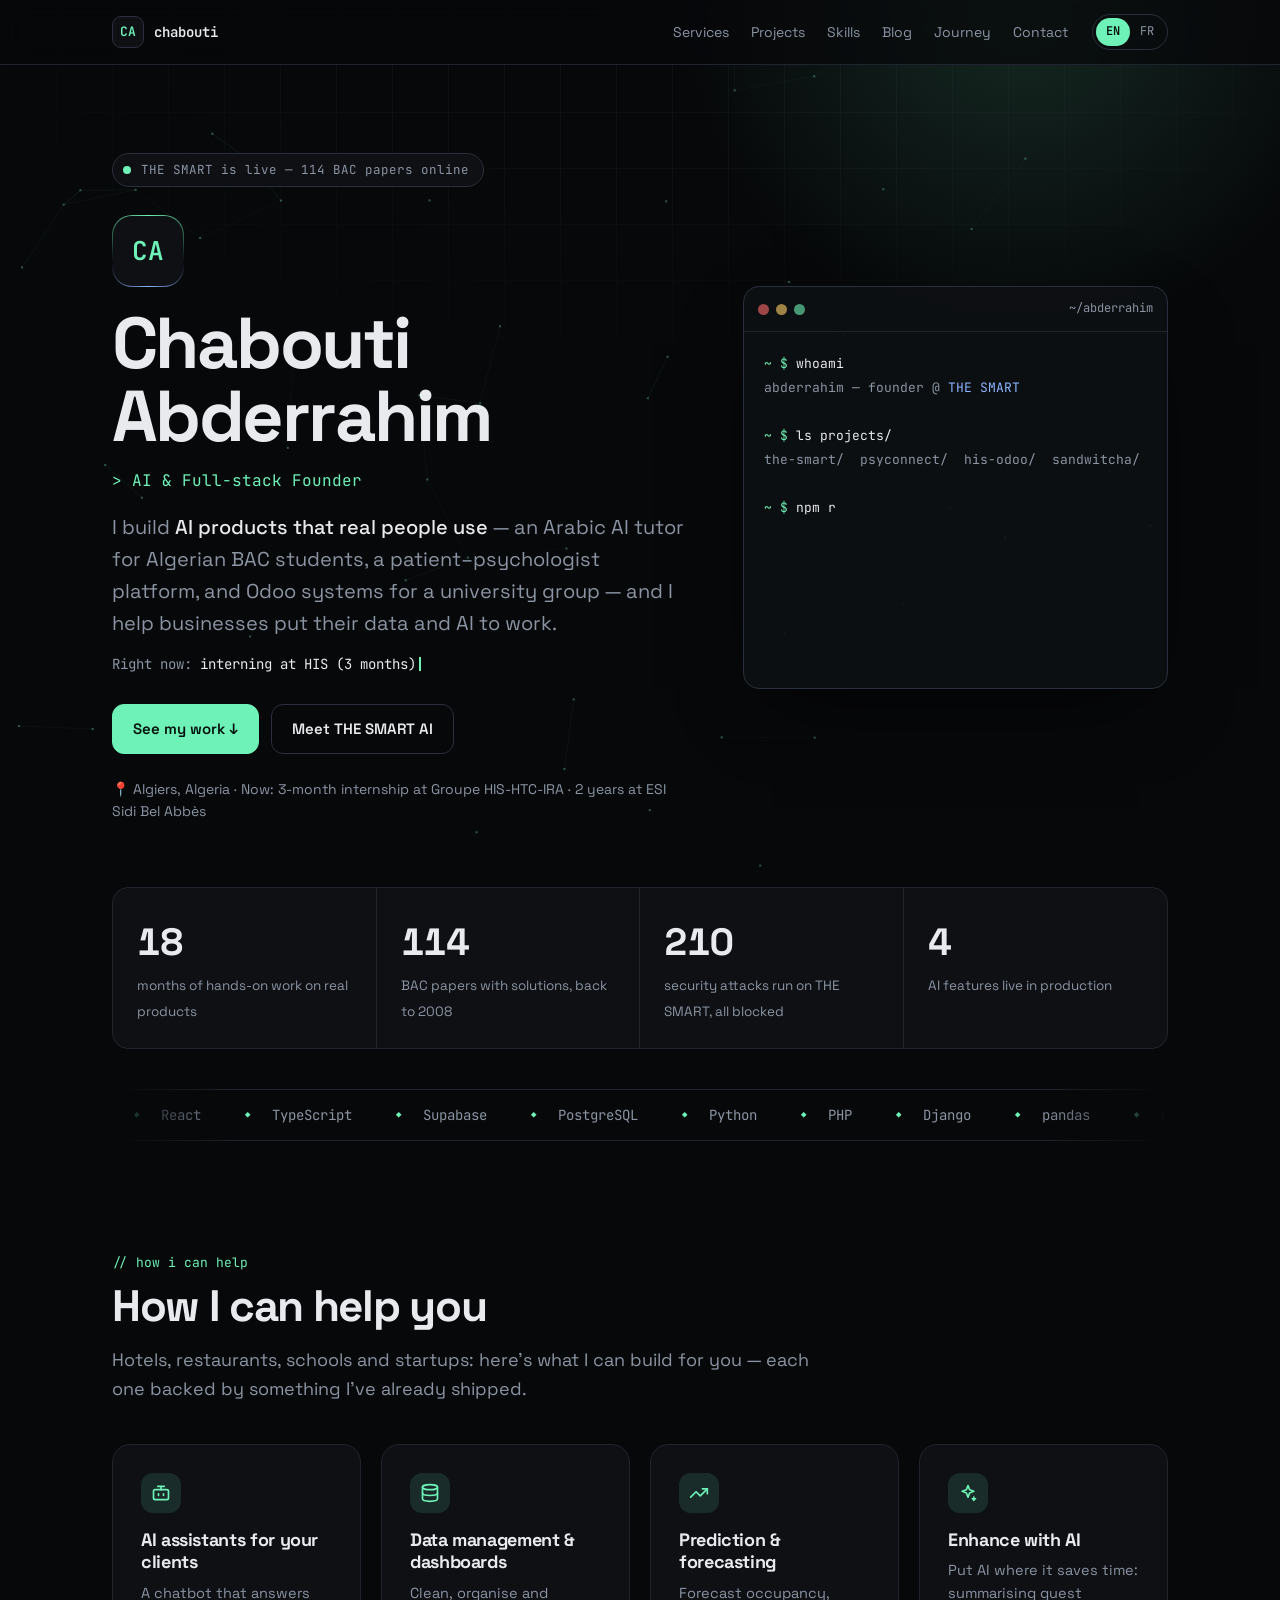
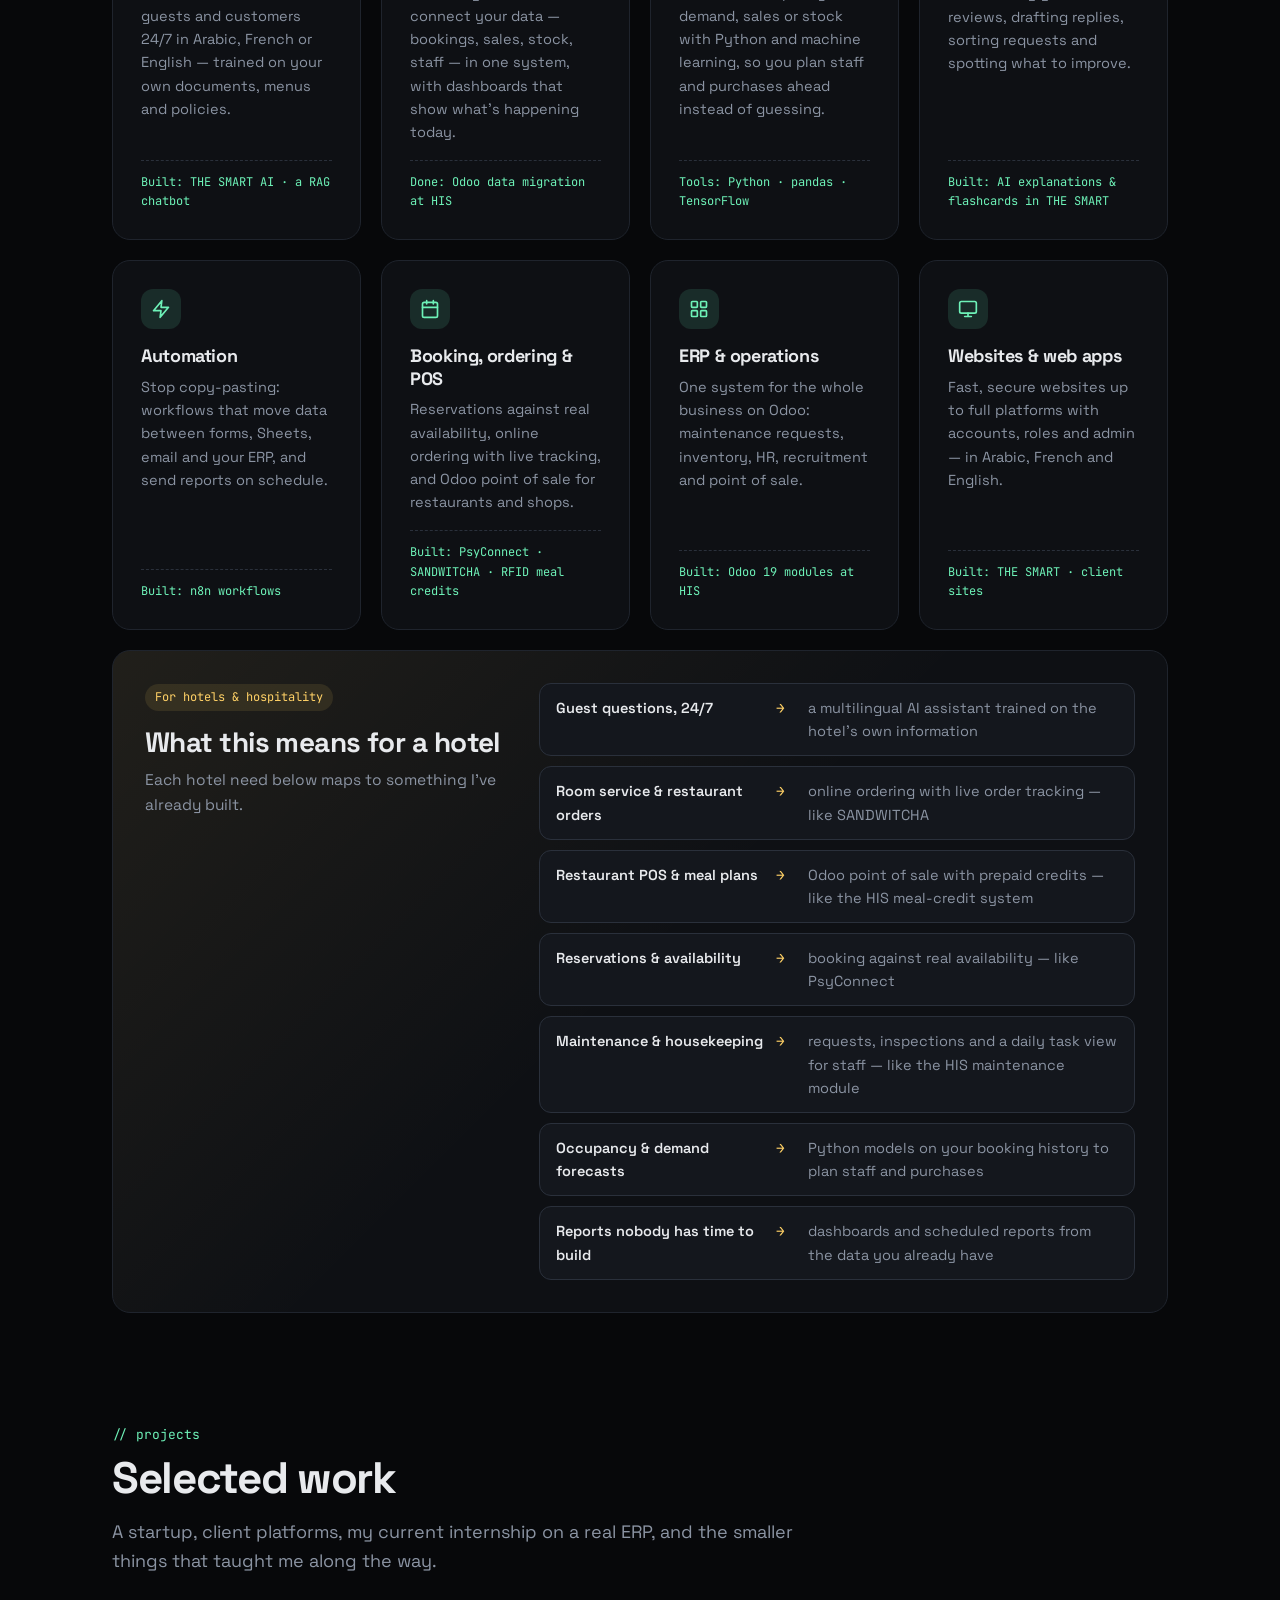
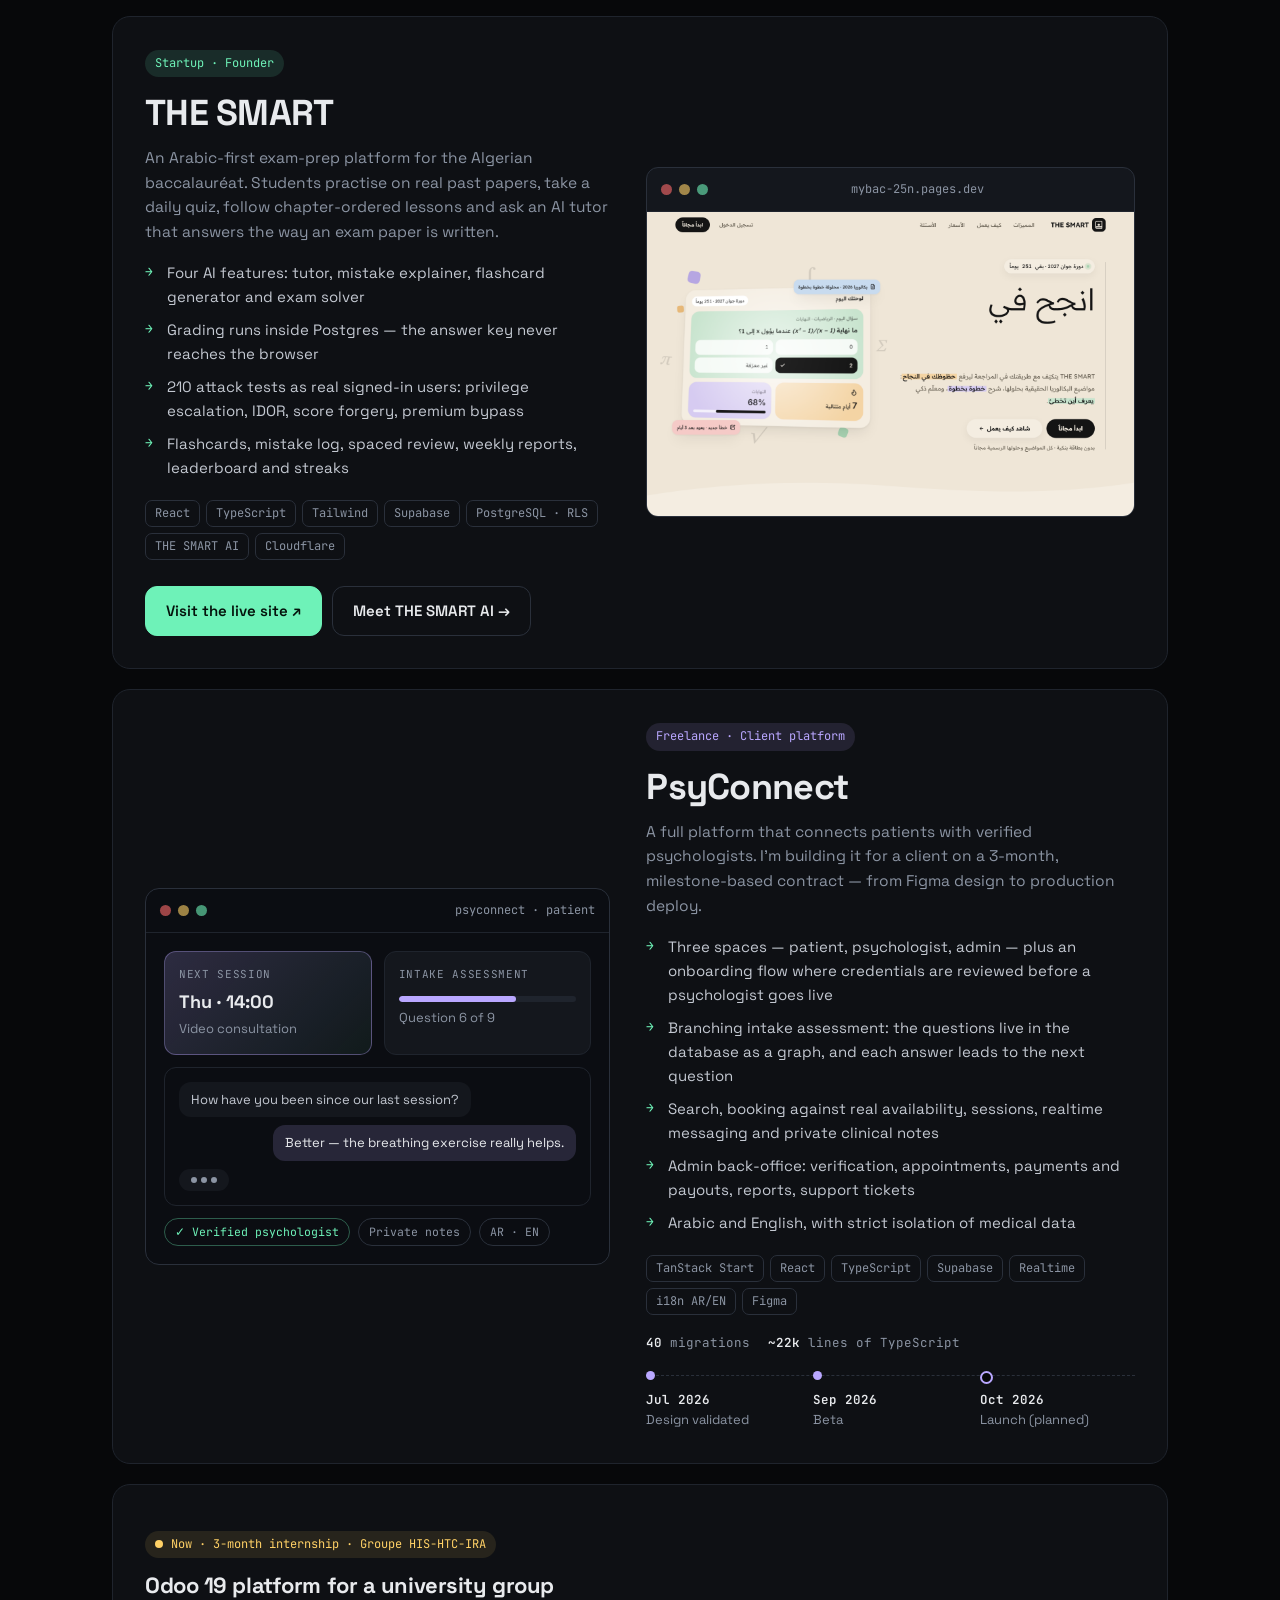
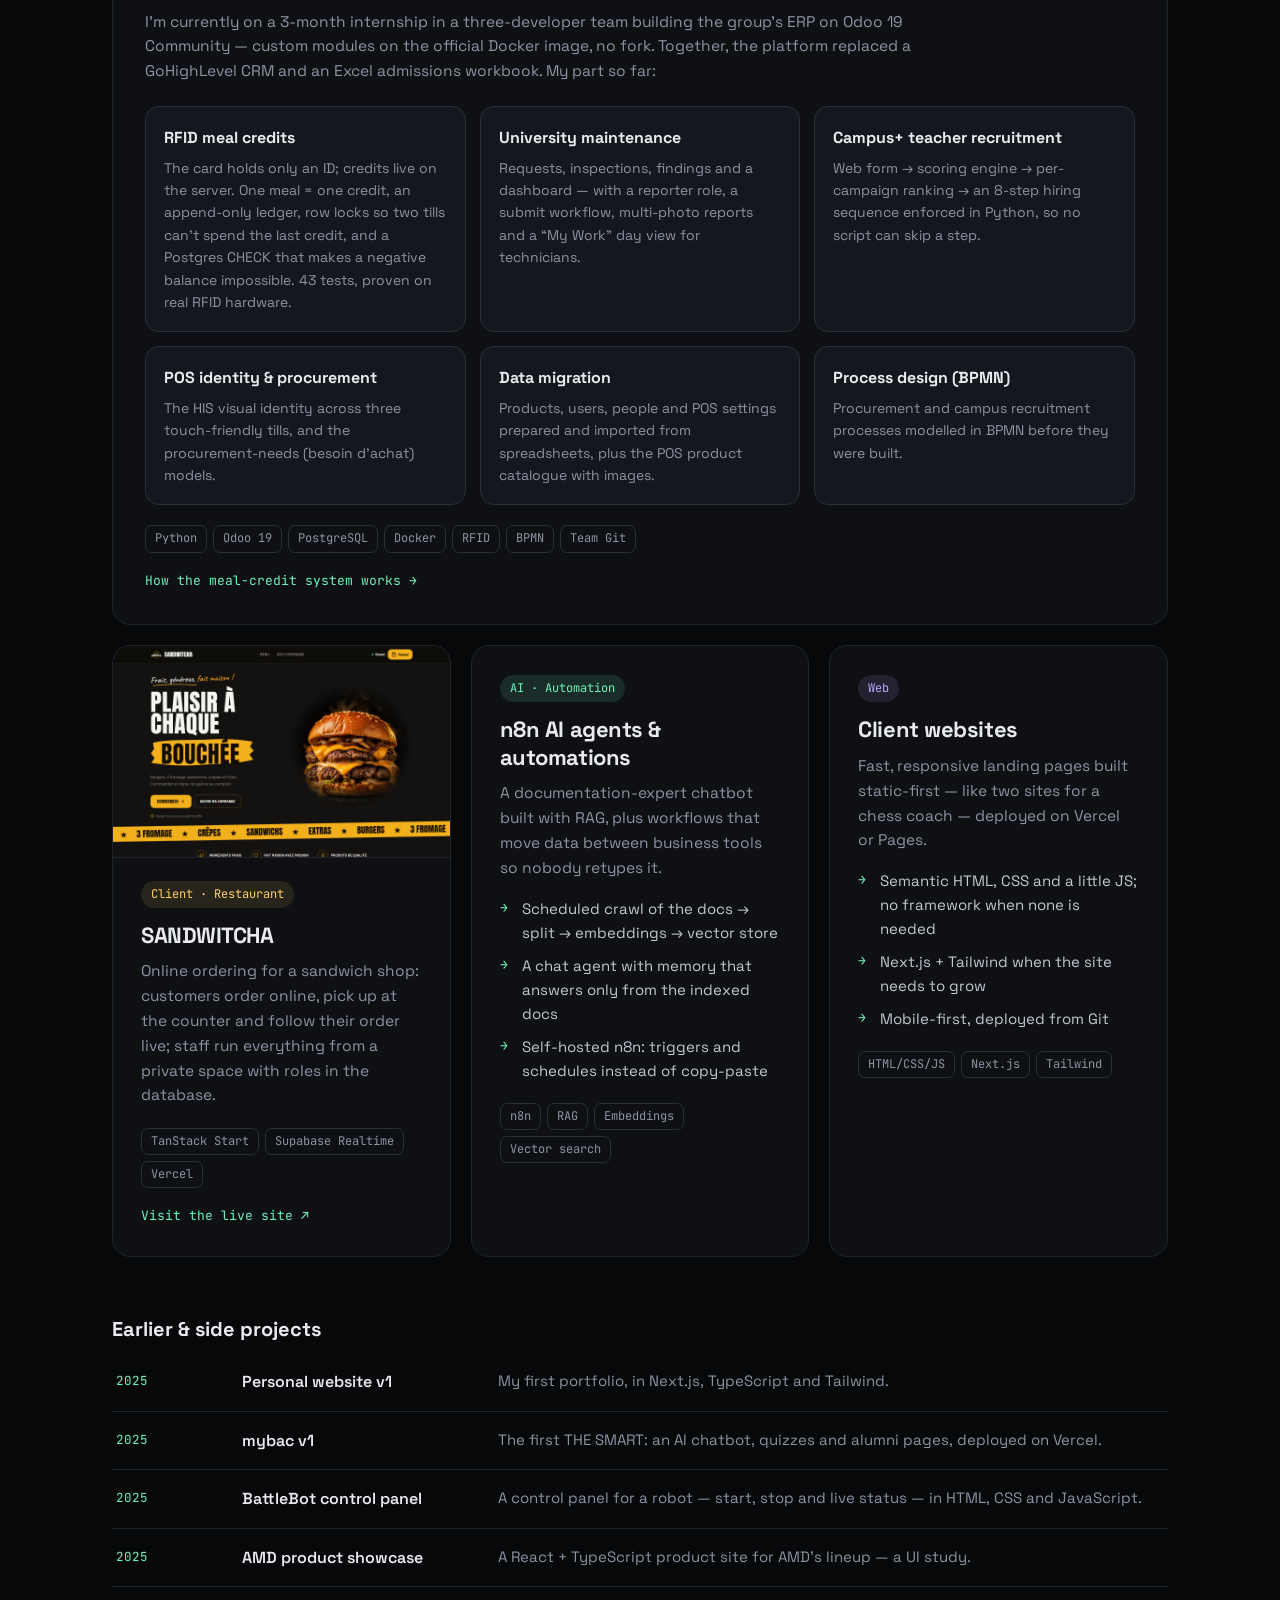
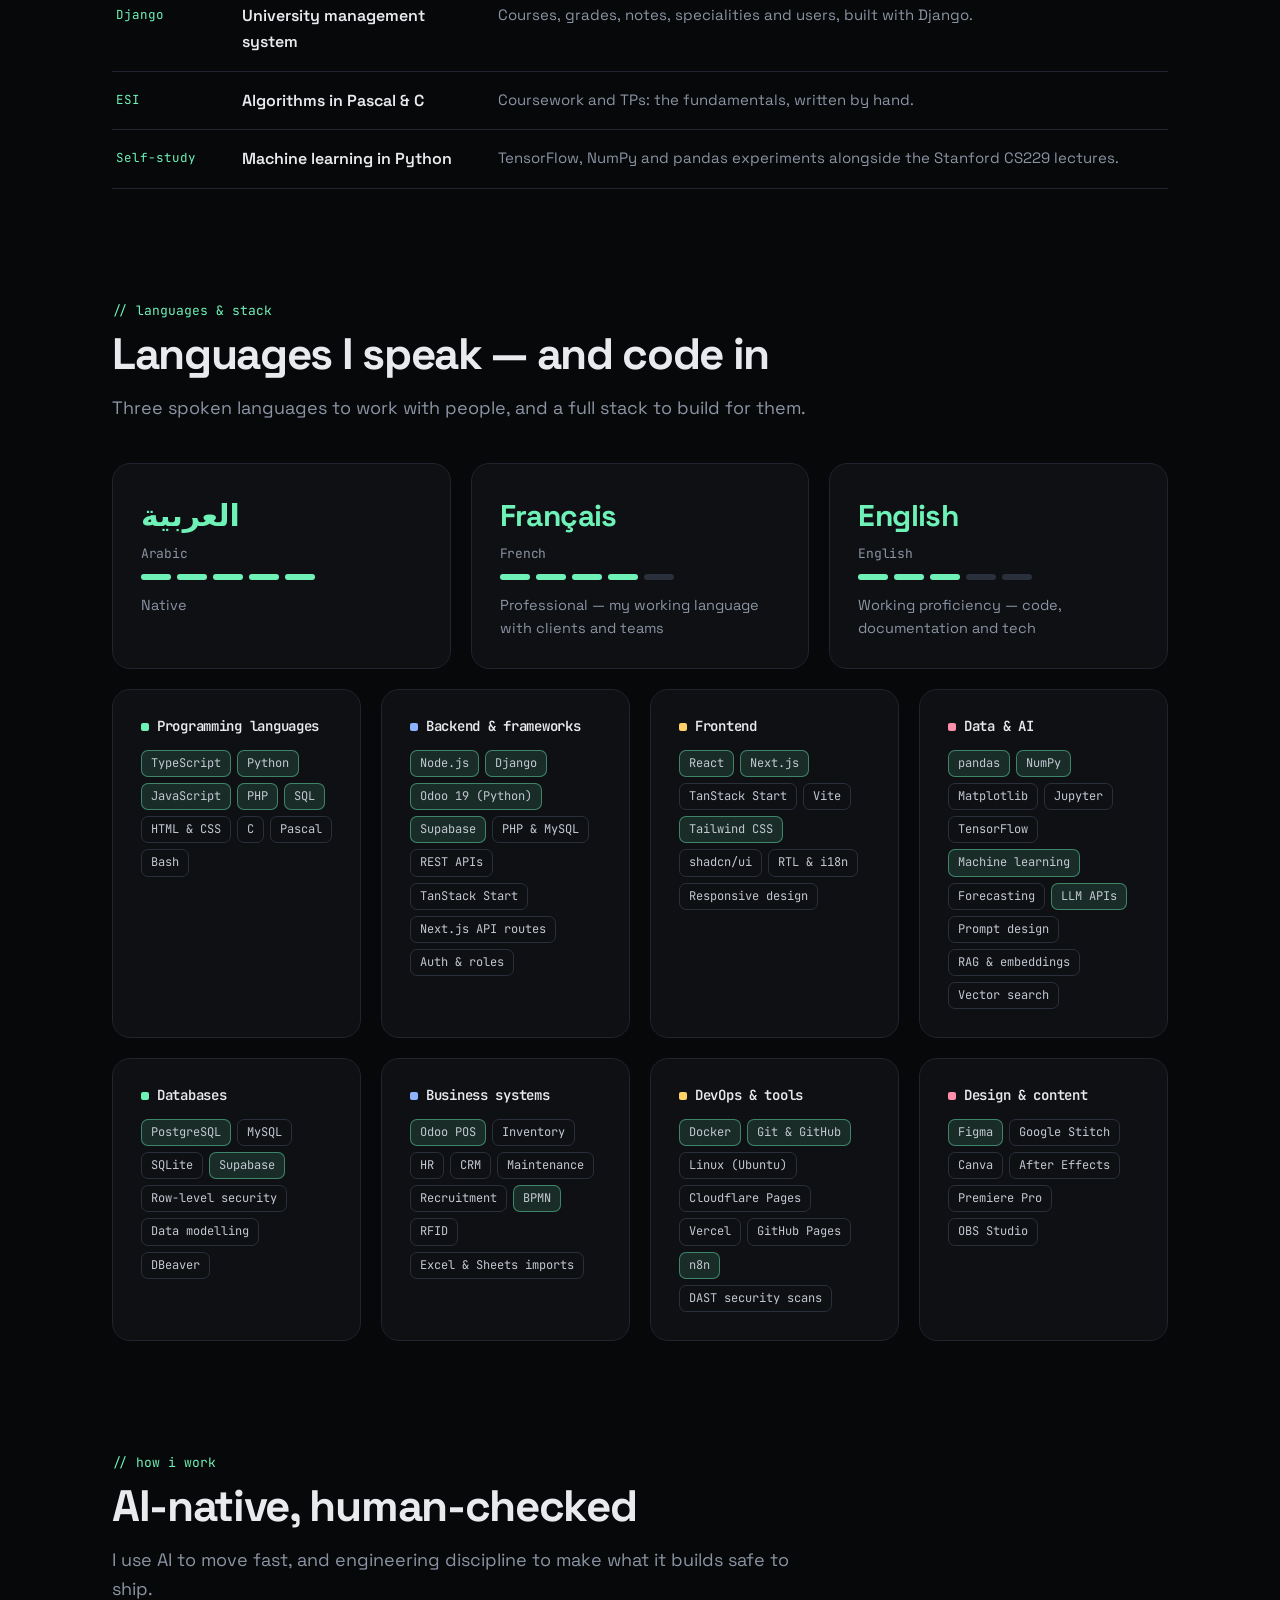
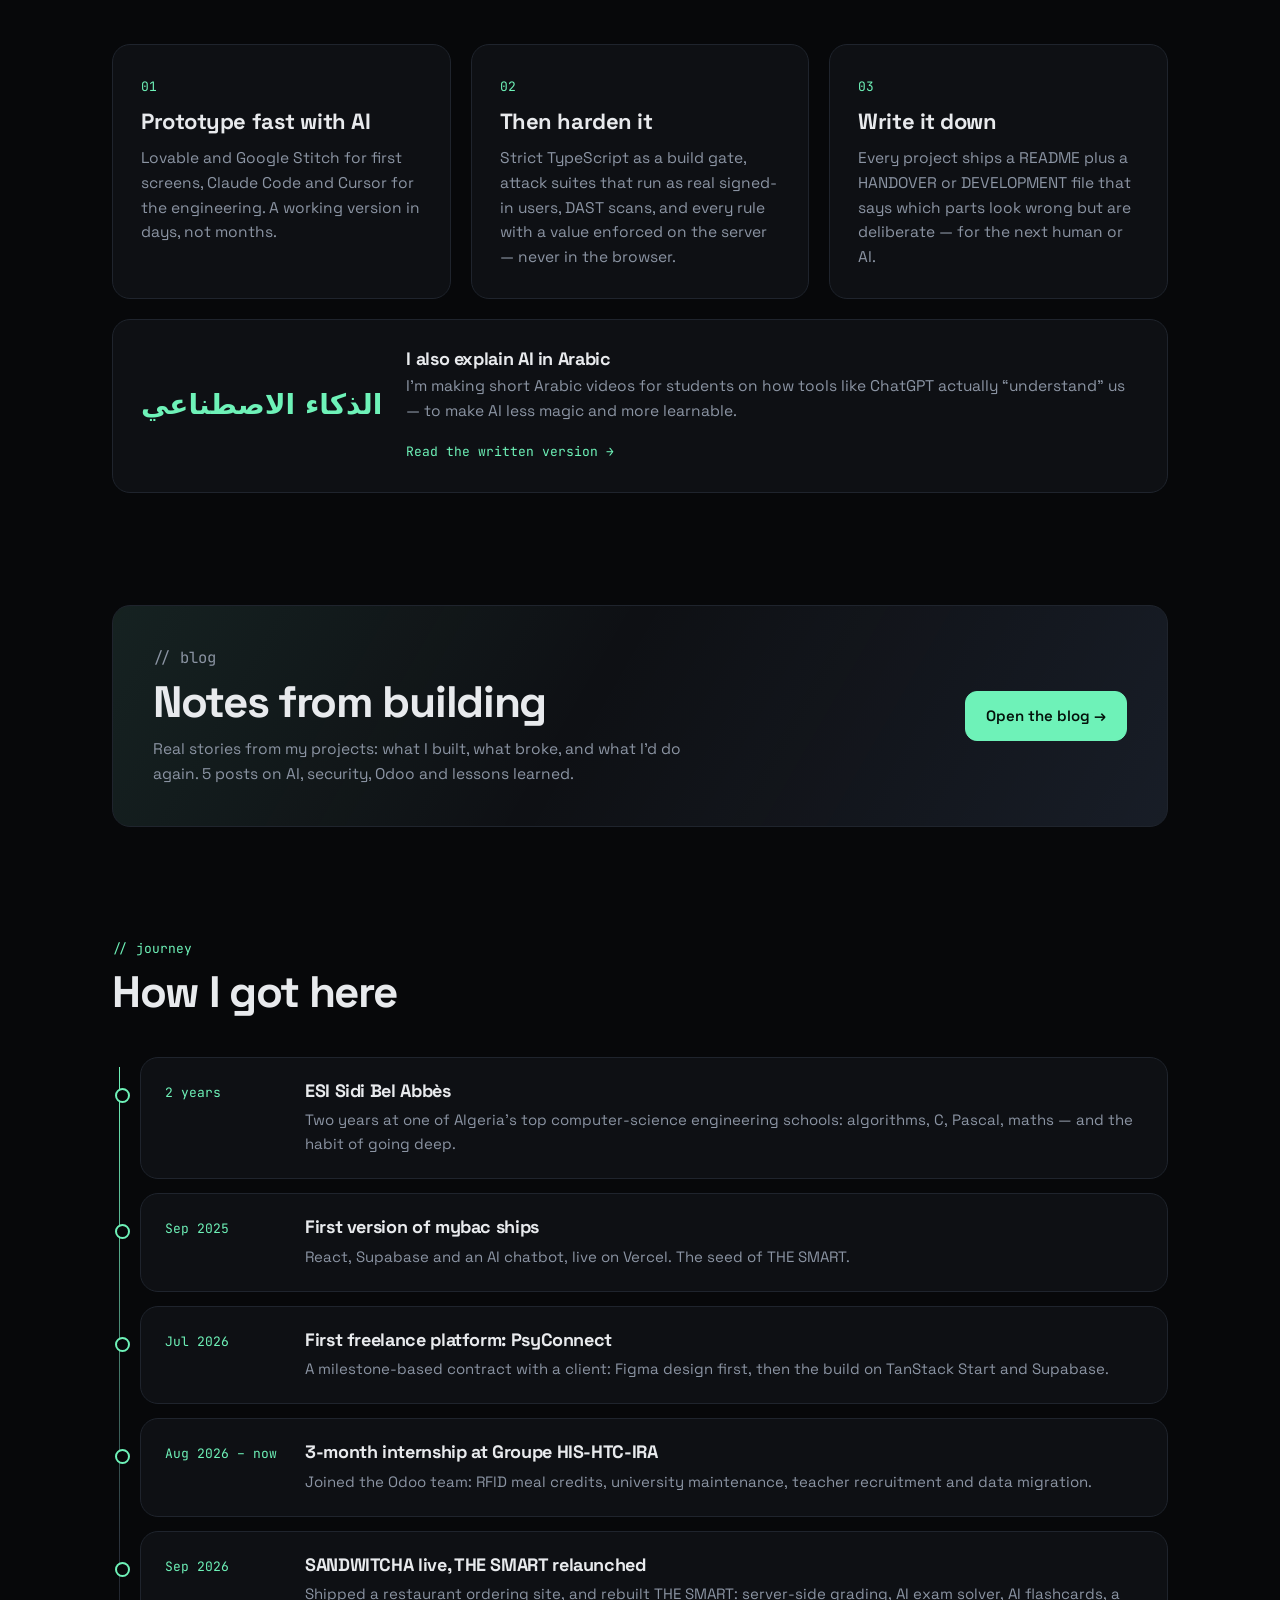
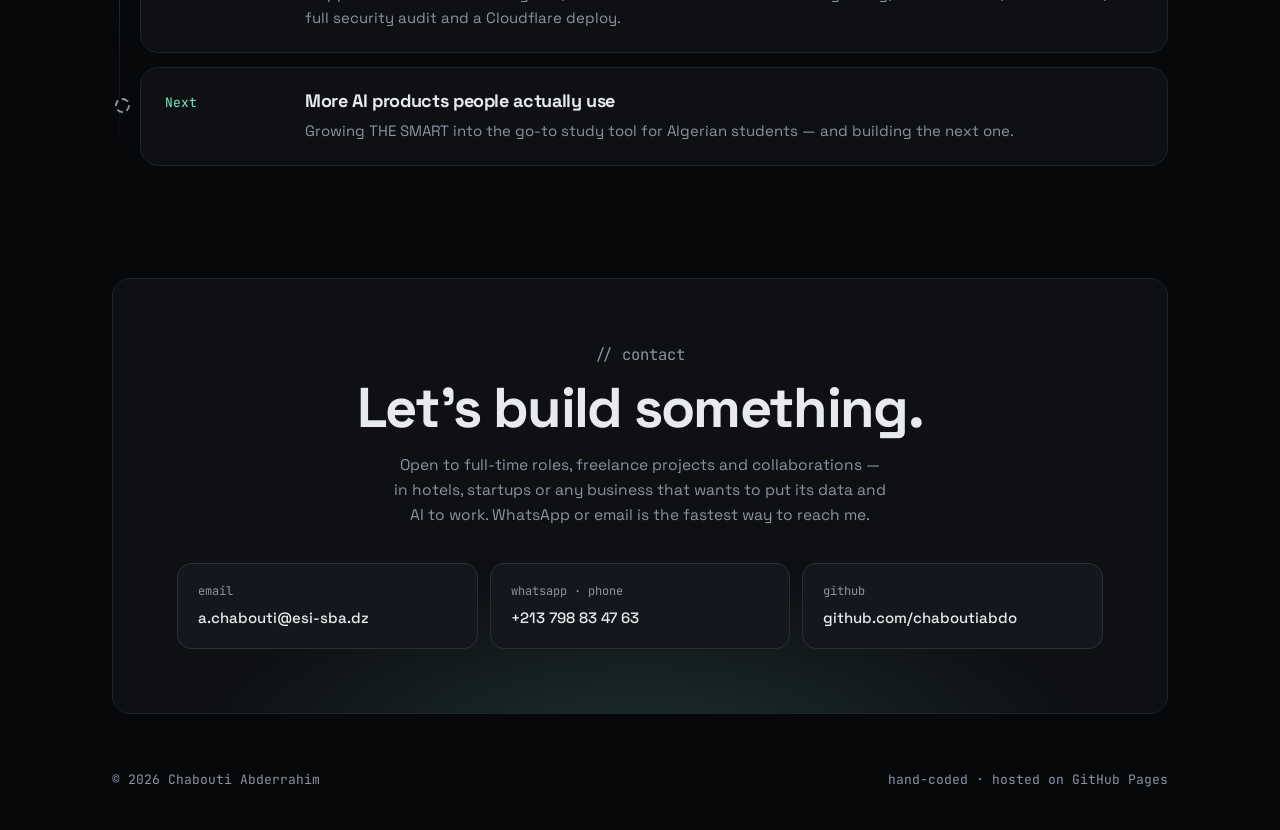
<file: index.html>
<!doctype html>
<html lang="en">
<head>
<meta charset="utf-8">
<meta name="viewport" content="width=device-width, initial-scale=1">
<title>Chabouti Abderrahim — AI & Full-stack Founder</title>
<meta name="description" content="Chabouti Abderrahim — founder of THE SMART, an AI exam-prep platform for Algerian BAC students. Data, AI, prediction and automation for businesses; full-stack web and Odoo systems.">
<meta property="og:title" content="Chabouti Abderrahim — AI & Full-stack Founder">
<meta property="og:description" content="Founder of THE SMART. I build AI products that real people use.">
<meta property="og:type" content="website">
<meta property="og:image" content="https://chaboutiabdo.github.io/assets/the-smart.png">
<meta property="og:url" content="https://chaboutiabdo.github.io/">
<meta name="theme-color" content="#07080a">
<link rel="icon" href="data:image/svg+xml,%3Csvg xmlns='http://www.w3.org/2000/svg' viewBox='0 0 64 64'%3E%3Crect width='64' height='64' rx='14' fill='%2307080a'/%3E%3Ctext x='50%25' y='56%25' text-anchor='middle' dominant-baseline='middle' font-family='monospace' font-weight='700' font-size='28' fill='%236ef2b8'%3ECA%3C/text%3E%3C/svg%3E">
<link rel="preconnect" href="https://fonts.googleapis.com">
<link rel="preconnect" href="https://fonts.gstatic.com" crossorigin>
<link href="https://fonts.googleapis.com/css2?family=JetBrains+Mono:wght@400;600&family=Space+Grotesk:wght@400;500;600;700&display=swap" rel="stylesheet">
<link rel="stylesheet" href="style.css">
</head>
<body>
<a class="skip" href="#main">Skip to content</a>
<div class="progress" id="progress"></div>
<canvas id="net" aria-hidden="true"></canvas>

<nav>
  <div class="wrap">
    <a class="logo" href="#top"><span class="mark">CA</span>chabouti</a>
    <div class="links">
      <a href="#services" data-i18n="nav.services">Services</a>
      <a href="#projects" data-i18n="nav.projects">Projects</a>
      <a href="#skills" data-i18n="nav.skills">Skills</a>
      <a href="blog/index.html" data-i18n="nav.blog">Blog</a>
      <a href="#journey" data-i18n="nav.journey">Journey</a>
      <a href="#contact" data-i18n="nav.contact">Contact</a>
    </div>
    <div class="lang" role="group" aria-label="Language">
      <button type="button" data-lang="en" aria-pressed="true">EN</button>
      <button type="button" data-lang="fr" aria-pressed="false">FR</button>
    </div>
  </div>
</nav>

<main id="main" class="wrap">
  <!-- ============ HERO ============ -->
  <header class="hero" id="top">
    <div>
      <a class="status" href="https://mybac-25n.pages.dev/" target="_blank" rel="noopener"><span class="dot"></span><span data-i18n="hero.status">THE SMART is live — 114 BAC papers online</span></a>
      <div class="monogram" aria-hidden="true">CA</div>
      <h1 id="name" aria-label="Chabouti Abderrahim">Chabouti<br>Abderrahim</h1>
      <p class="role" data-i18n="hero.role">&gt; AI &amp; Full-stack Founder</p>
      <p class="lead" data-i18n="hero.lead">I build <strong>AI products that real people use</strong> — an Arabic AI tutor for Algerian BAC students, a patient–psychologist platform, and Odoo systems for a university group — and I help businesses put their data and AI to work.</p>
      <p class="now"><span data-i18n="hero.now">Right now:</span> <span class="rot" id="rot">interning at HIS (3 months)</span></p>
      <div class="ctas">
        <a class="btn primary" href="#projects" data-i18n="hero.cta1">See my work ↓</a>
        <a class="btn" href="blog/the-smart-ai.html" data-i18n="hero.cta2">Meet THE SMART AI</a>
      </div>
      <p class="meta" data-i18n="hero.meta">📍 Algiers, Algeria · Now: 3-month internship at Groupe HIS-HTC-IRA · 2 years at ESI Sidi Bel Abbès</p>
    </div>

    <div class="term reveal" aria-label="Terminal summary">
      <div class="bar"><i></i><i></i><i></i><span>~/abderrahim</span></div>
      <div class="screen" id="term">
        <span class="ln"><span class="p">~ $</span> <span class="o" data-type>whoami</span></span>
        <span class="ln">abderrahim — founder @ <span class="b">THE SMART</span></span>
        <span class="ln"></span>
        <span class="ln"><span class="p">~ $</span> <span class="o" data-type>ls projects/</span></span>
        <span class="ln">the-smart/  psyconnect/  his-odoo/  sandwitcha/</span>
        <span class="ln"></span>
        <span class="ln"><span class="p">~ $</span> <span class="o" data-type>npm run security</span></span>
        <span class="ln"><span class="ok">✓ 210 / 210 attacks blocked</span></span>
        <span class="ln"></span>
        <span class="ln"><span class="p">~ $</span> <span class="o" data-type>ask-ai "lim (x²−1)/(x−1), x→1"</span></span>
        <span class="ln">→ the-smart-ai · step by step · <span class="ok">2</span></span>
        <span class="ln"></span>
        <span class="ln"><span class="p">~ $</span> <span class="cursor"></span></span>
      </div>
    </div>
  </header>

  <div class="stats reveal">
    <div class="stat"><b data-count="18">18</b><span data-i18n="stat.months">months of hands-on work on real products</span></div>
    <div class="stat"><b data-count="114">114</b><span data-i18n="stat.papers">BAC papers with solutions, back to 2008</span></div>
    <div class="stat"><b data-count="210">210</b><span data-i18n="stat.attacks">security attacks run on THE SMART, all blocked</span></div>
    <div class="stat"><b data-count="4">4</b><span data-i18n="stat.ai">AI features live in production</span></div>
  </div>

  <div class="marquee" aria-hidden="true">
    <div class="track" id="track"><span>React</span><span>TypeScript</span><span>Supabase</span><span>PostgreSQL</span><span>Python</span><span>PHP</span><span>Django</span><span>pandas</span><span>Machine learning</span><span>Odoo 19</span><span>Docker</span><span>TanStack Start</span><span>Tailwind CSS</span><span>n8n</span><span>Cloudflare</span><span>Vercel</span><span>RFID</span><span>BPMN</span><span>Figma</span></div>
  </div>

  <!-- ============ SERVICES ============ -->
  <section id="services">
    <p class="kicker">// how i can help</p>
    <h2 data-i18n="sv.title">How I can help you</h2>
    <p class="sub" data-i18n="sv.sub">Hotels, restaurants, schools and startups: here’s what I can build for you — each one backed by something I’ve already shipped.</p>
    <div class="services">
      <div class="card service reveal">
        <span class="ico"><svg width="20" height="20" viewBox="0 0 24 24" fill="none" stroke="currentColor" stroke-width="2" stroke-linecap="round" stroke-linejoin="round"><rect x="3" y="8" width="18" height="12" rx="2"/><path d="M12 8V4M8 4h8M9 13v2M15 13v2"/></svg></span>
        <h3 data-i18n="sv1.t">AI assistants for your clients</h3>
        <p data-i18n="sv1.d">A chatbot that answers guests and customers 24/7 in Arabic, French or English — trained on your own documents, menus and policies.</p>
        <span class="proof" data-i18n="sv1.p">Built: THE SMART AI · a RAG chatbot</span>
      </div>
      <div class="card service reveal">
        <span class="ico"><svg width="20" height="20" viewBox="0 0 24 24" fill="none" stroke="currentColor" stroke-width="2" stroke-linecap="round" stroke-linejoin="round"><ellipse cx="12" cy="5" rx="9" ry="3"/><path d="M3 5v14c0 1.7 4 3 9 3s9-1.3 9-3V5"/><path d="M3 12c0 1.7 4 3 9 3s9-1.3 9-3"/></svg></span>
        <h3 data-i18n="sv2.t">Data management &amp; dashboards</h3>
        <p data-i18n="sv2.d">Clean, organise and connect your data — bookings, sales, stock, staff — in one system, with dashboards that show what’s happening today.</p>
        <span class="proof" data-i18n="sv2.p">Done: Odoo data migration at HIS</span>
      </div>
      <div class="card service reveal">
        <span class="ico"><svg width="20" height="20" viewBox="0 0 24 24" fill="none" stroke="currentColor" stroke-width="2" stroke-linecap="round" stroke-linejoin="round"><path d="M22 7 13.5 15.5 8.5 10.5 2 17"/><path d="M16 7h6v6"/></svg></span>
        <h3 data-i18n="sv3.t">Prediction &amp; forecasting</h3>
        <p data-i18n="sv3.d">Forecast occupancy, demand, sales or stock with Python and machine learning, so you plan staff and purchases ahead instead of guessing.</p>
        <span class="proof" data-i18n="sv3.p">Tools: Python · pandas · TensorFlow</span>
      </div>
      <div class="card service reveal">
        <span class="ico"><svg width="20" height="20" viewBox="0 0 24 24" fill="none" stroke="currentColor" stroke-width="2" stroke-linecap="round" stroke-linejoin="round"><path d="M12 3l1.9 5.1L19 10l-5.1 1.9L12 17l-1.9-5.1L5 10l5.1-1.9z"/><path d="M19 17v4M17 19h4"/></svg></span>
        <h3 data-i18n="sv4.t">Enhance with AI</h3>
        <p data-i18n="sv4.d">Put AI where it saves time: summarising guest reviews, drafting replies, sorting requests and spotting what to improve.</p>
        <span class="proof" data-i18n="sv4.p">Built: AI explanations &amp; flashcards in THE SMART</span>
      </div>
      <div class="card service reveal">
        <span class="ico"><svg width="20" height="20" viewBox="0 0 24 24" fill="none" stroke="currentColor" stroke-width="2" stroke-linecap="round" stroke-linejoin="round"><path d="M13 2 3 14h9l-1 8 10-12h-9l1-8z"/></svg></span>
        <h3 data-i18n="sv5.t">Automation</h3>
        <p data-i18n="sv5.d">Stop copy-pasting: workflows that move data between forms, Sheets, email and your ERP, and send reports on schedule.</p>
        <span class="proof" data-i18n="sv5.p">Built: n8n workflows</span>
      </div>
      <div class="card service reveal">
        <span class="ico"><svg width="20" height="20" viewBox="0 0 24 24" fill="none" stroke="currentColor" stroke-width="2" stroke-linecap="round" stroke-linejoin="round"><rect x="3" y="4" width="18" height="18" rx="2"/><path d="M16 2v4M8 2v4M3 10h18"/></svg></span>
        <h3 data-i18n="sv6.t">Booking, ordering &amp; POS</h3>
        <p data-i18n="sv6.d">Reservations against real availability, online ordering with live tracking, and Odoo point of sale for restaurants and shops.</p>
        <span class="proof" data-i18n="sv6.p">Built: PsyConnect · SANDWITCHA · RFID meal credits</span>
      </div>
      <div class="card service reveal">
        <span class="ico"><svg width="20" height="20" viewBox="0 0 24 24" fill="none" stroke="currentColor" stroke-width="2" stroke-linecap="round" stroke-linejoin="round"><rect x="3" y="3" width="7" height="7" rx="1"/><rect x="14" y="3" width="7" height="7" rx="1"/><rect x="3" y="14" width="7" height="7" rx="1"/><rect x="14" y="14" width="7" height="7" rx="1"/></svg></span>
        <h3 data-i18n="sv7.t">ERP &amp; operations</h3>
        <p data-i18n="sv7.d">One system for the whole business on Odoo: maintenance requests, inventory, HR, recruitment and point of sale.</p>
        <span class="proof" data-i18n="sv7.p">Built: Odoo 19 modules at HIS</span>
      </div>
      <div class="card service reveal">
        <span class="ico"><svg width="20" height="20" viewBox="0 0 24 24" fill="none" stroke="currentColor" stroke-width="2" stroke-linecap="round" stroke-linejoin="round"><rect x="2" y="3" width="20" height="14" rx="2"/><path d="M8 21h8M12 17v4"/></svg></span>
        <h3 data-i18n="sv8.t">Websites &amp; web apps</h3>
        <p data-i18n="sv8.d">Fast, secure websites up to full platforms with accounts, roles and admin — in Arabic, French and English.</p>
        <span class="proof" data-i18n="sv8.p">Built: THE SMART · client sites</span>
      </div>
    </div>
    <div class="card hotel reveal">
      <div>
        <span class="tag warm" data-i18n="ht.tag">For hotels &amp; hospitality</span>
        <h3 data-i18n="ht.title">What this means for a hotel</h3>
        <p data-i18n="ht.sub">Each hotel need below maps to something I’ve already built.</p>
      </div>
      <div class="maps">
        <div class="map"><b data-i18n="h1.n">Guest questions, 24/7</b><span class="arr" aria-hidden="true">→</span><span data-i18n="h1.b">a multilingual AI assistant trained on the hotel’s own information</span></div>
        <div class="map"><b data-i18n="h2.n">Room service &amp; restaurant orders</b><span class="arr" aria-hidden="true">→</span><span data-i18n="h2.b">online ordering with live order tracking — like SANDWITCHA</span></div>
        <div class="map"><b data-i18n="h3.n">Restaurant POS &amp; meal plans</b><span class="arr" aria-hidden="true">→</span><span data-i18n="h3.b">Odoo point of sale with prepaid credits — like the HIS meal-credit system</span></div>
        <div class="map"><b data-i18n="h4.n">Reservations &amp; availability</b><span class="arr" aria-hidden="true">→</span><span data-i18n="h4.b">booking against real availability — like PsyConnect</span></div>
        <div class="map"><b data-i18n="h5.n">Maintenance &amp; housekeeping</b><span class="arr" aria-hidden="true">→</span><span data-i18n="h5.b">requests, inspections and a daily task view for staff — like the HIS maintenance module</span></div>
        <div class="map"><b data-i18n="h6.n">Occupancy &amp; demand forecasts</b><span class="arr" aria-hidden="true">→</span><span data-i18n="h6.b">Python models on your booking history to plan staff and purchases</span></div>
        <div class="map"><b data-i18n="h7.n">Reports nobody has time to build</b><span class="arr" aria-hidden="true">→</span><span data-i18n="h7.b">dashboards and scheduled reports from the data you already have</span></div>
      </div>
    </div>
  </section>

  <!-- ============ PROJECTS ============ -->
  <section id="projects">
    <p class="kicker">// projects</p>
    <h2 data-i18n="projects.title">Selected work</h2>
    <p class="sub" data-i18n="projects.sub">A startup, client platforms, my current internship on a real ERP, and the smaller things that taught me along the way.</p>

    <article class="card featured reveal">
      <div>
        <span class="tag" data-i18n="smart.tag">Startup · Founder</span>
        <h3>THE SMART</h3>
        <p data-i18n="smart.desc">An Arabic-first exam-prep platform for the Algerian baccalauréat. Students practise on real past papers, take a daily quiz, follow chapter-ordered lessons and ask an AI tutor that answers the way an exam paper is written.</p>
        <ul>
          <li data-i18n="smart.b1">Four AI features: tutor, mistake explainer, flashcard generator and exam solver</li>
          <li data-i18n="smart.b2">Grading runs inside Postgres — the answer key never reaches the browser</li>
          <li data-i18n="smart.b3">210 attack tests as real signed-in users: privilege escalation, IDOR, score forgery, premium bypass</li>
          <li data-i18n="smart.b4">Flashcards, mistake log, spaced review, weekly reports, leaderboard and streaks</li>
        </ul>
        <div class="chips"><span>React</span><span>TypeScript</span><span>Tailwind</span><span>Supabase</span><span>PostgreSQL · RLS</span><span>THE SMART AI</span><span>Cloudflare</span></div>
        <div class="actions">
          <a class="btn primary" href="https://mybac-25n.pages.dev/" target="_blank" rel="noopener" data-i18n="smart.cta">Visit the live site ↗</a>
          <a class="btn" href="blog/the-smart-ai.html" data-i18n="smart.cta2">Meet THE SMART AI →</a>
        </div>
      </div>
      <a class="shot" href="https://mybac-25n.pages.dev/" target="_blank" rel="noopener" aria-label="THE SMART live site">
        <div class="bar"><i></i><i></i><i></i><span>mybac-25n.pages.dev</span></div>
        <img src="assets/the-smart.png" width="1440" height="900" loading="lazy" alt="THE SMART landing page in Arabic, showing a daily maths question, a progress card and a 7-day streak">
      </a>
    </article>

    <article class="card featured rev reveal">
      <div>
        <span class="tag lav" data-i18n="psy.tag">Freelance · Client platform</span>
        <h3>PsyConnect</h3>
        <p data-i18n="psy.desc">A full platform that connects patients with verified psychologists. I’m building it for a client on a 3-month, milestone-based contract — from Figma design to production deploy.</p>
        <ul>
          <li data-i18n="psy.b1">Three spaces — patient, psychologist, admin — plus an onboarding flow where credentials are reviewed before a psychologist goes live</li>
          <li data-i18n="psy.b2">Branching intake assessment: the questions live in the database as a graph, and each answer leads to the next question</li>
          <li data-i18n="psy.b3">Search, booking against real availability, sessions, realtime messaging and private clinical notes</li>
          <li data-i18n="psy.b4">Admin back-office: verification, appointments, payments and payouts, reports, support tickets</li>
          <li data-i18n="psy.b5">Arabic and English, with strict isolation of medical data</li>
        </ul>
        <div class="chips"><span>TanStack Start</span><span>React</span><span>TypeScript</span><span>Supabase</span><span>Realtime</span><span>i18n AR/EN</span><span>Figma</span></div>
        <div class="facts"><span><b>40</b> migrations</span><span><b>~22k</b> <span data-i18n="psy.lines">lines of TypeScript</span></span></div>
        <ol class="miles">
          <li><b data-i18n="psy.m1d">Jul 2026</b><span data-i18n="psy.m1">Design validated</span></li>
          <li><b data-i18n="psy.m2d">Sep 2026</b><span data-i18n="psy.m2">Beta</span></li>
          <li><b data-i18n="psy.m3d">Oct 2026</b><span data-i18n="psy.m3">Launch (planned)</span></li>
        </ol>
      </div>
      <div class="mock" aria-hidden="true">
        <div class="bar"><i></i><i></i><i></i><span>psyconnect · patient</span></div>
        <div class="mock-body">
          <div class="m-row">
            <div class="m-card hi"><small>Next session</small><b>Thu · 14:00</b>Video consultation</div>
            <div class="m-card"><small>Intake assessment</small><div class="m-bar"><i></i></div>Question 6 of 9</div>
          </div>
          <div class="m-chat">
            <p class="in">How have you been since our last session?</p>
            <p class="out">Better — the breathing exercise really helps.</p>
            <span class="typing"><i></i><i></i><i></i></span>
          </div>
          <div class="m-pills"><span>✓ Verified psychologist</span><span>Private notes</span><span>AR · EN</span></div>
        </div>
      </div>
    </article>

    <article class="card his reveal">
      <span class="tag warm now"><span class="dot"></span><span data-i18n="his.tag">Now · 3-month internship · Groupe HIS-HTC-IRA</span></span>
      <h3 data-i18n="his.title">Odoo 19 platform for a university group</h3>
      <p data-i18n="his.desc">I’m currently on a 3-month internship in a three-developer team building the group’s ERP on Odoo 19 Community — custom modules on the official Docker image, no fork. Together, the platform replaced a GoHighLevel CRM and an Excel admissions workbook. My part so far:</p>
      <div class="mods">
        <div class="mod"><h4 data-i18n="m1.t">RFID meal credits</h4><p data-i18n="m1.d">The card holds only an ID; credits live on the server. One meal = one credit, an append-only ledger, row locks so two tills can’t spend the last credit, and a Postgres CHECK that makes a negative balance impossible. 43 tests, proven on real RFID hardware.</p></div>
        <div class="mod"><h4 data-i18n="m2.t">University maintenance</h4><p data-i18n="m2.d">Requests, inspections, findings and a dashboard — with a reporter role, a submit workflow, multi-photo reports and a “My Work” day view for technicians.</p></div>
        <div class="mod"><h4 data-i18n="m3.t">Campus+ teacher recruitment</h4><p data-i18n="m3.d">Web form → scoring engine → per-campaign ranking → an 8-step hiring sequence enforced in Python, so no script can skip a step.</p></div>
        <div class="mod"><h4 data-i18n="m4.t">POS identity &amp; procurement</h4><p data-i18n="m4.d">The HIS visual identity across three touch-friendly tills, and the procurement-needs (besoin d’achat) models.</p></div>
        <div class="mod"><h4 data-i18n="m5.t">Data migration</h4><p data-i18n="m5.d">Products, users, people and POS settings prepared and imported from spreadsheets, plus the POS product catalogue with images.</p></div>
        <div class="mod"><h4 data-i18n="m6.t">Process design (BPMN)</h4><p data-i18n="m6.d">Procurement and campus recruitment processes modelled in BPMN before they were built.</p></div>
      </div>
      <div class="chips"><span>Python</span><span>Odoo 19</span><span>PostgreSQL</span><span>Docker</span><span>RFID</span><span>BPMN</span><span>Team Git</span></div>
      <a class="more" href="blog/rfid-meal-credits.html" data-i18n="his.more">How the meal-credit system works →</a>
    </article>

    <div class="grid3">
      <article class="card reveal">
        <a class="thumb" href="https://sandwitcha.vercel.app" target="_blank" rel="noopener"><img src="assets/sandwitcha.png" width="1440" height="900" loading="lazy" alt="SANDWITCHA home page: a burger and the headline Plaisir à chaque bouchée"></a>
        <span class="tag warm" data-i18n="sw.tag">Client · Restaurant</span>
        <h3>SANDWITCHA</h3>
        <p data-i18n="sw.desc">Online ordering for a sandwich shop: customers order online, pick up at the counter and follow their order live; staff run everything from a private space with roles in the database.</p>
        <div class="chips"><span>TanStack Start</span><span>Supabase Realtime</span><span>Vercel</span></div>
        <a class="more" href="https://sandwitcha.vercel.app" target="_blank" rel="noopener" data-i18n="sw.cta">Visit the live site ↗</a>
      </article>

      <article class="card reveal">
        <span class="tag" data-i18n="auto.tag">AI · Automation</span>
        <h3 data-i18n="auto.title">n8n AI agents &amp; automations</h3>
        <p data-i18n="auto.desc">A documentation-expert chatbot built with RAG, plus workflows that move data between business tools so nobody retypes it.</p>
        <ul>
          <li data-i18n="auto.b1">Scheduled crawl of the docs → split → embeddings → vector store</li>
          <li data-i18n="auto.b2">A chat agent with memory that answers only from the indexed docs</li>
          <li data-i18n="auto.b3">Self-hosted n8n: triggers and schedules instead of copy-paste</li>
        </ul>
        <div class="chips"><span>n8n</span><span>RAG</span><span>Embeddings</span><span>Vector search</span></div>
      </article>

      <article class="card reveal">
        <span class="tag lav" data-i18n="web.tag">Web</span>
        <h3 data-i18n="web.title">Client websites</h3>
        <p data-i18n="web.desc">Fast, responsive landing pages built static-first — like two sites for a chess coach — deployed on Vercel or Pages.</p>
        <ul>
          <li data-i18n="web.b1">Semantic HTML, CSS and a little JS; no framework when none is needed</li>
          <li data-i18n="web.b2">Next.js + Tailwind when the site needs to grow</li>
          <li data-i18n="web.b3">Mobile-first, deployed from Git</li>
        </ul>
        <div class="chips"><span>HTML/CSS/JS</span><span>Next.js</span><span>Tailwind</span></div>
      </article>
    </div>

    <div class="archive reveal">
      <h3 data-i18n="arc.title">Earlier &amp; side projects</h3>
      <div class="arow"><span>2025</span><b data-i18n="a6.t">Personal website v1</b><p data-i18n="a6.d">My first portfolio, in Next.js, TypeScript and Tailwind.</p></div>
      <div class="arow"><span>2025</span><b data-i18n="a1.t">mybac v1</b><p data-i18n="a1.d">The first THE SMART: an AI chatbot, quizzes and alumni pages, deployed on Vercel.</p></div>
      <div class="arow"><span>2025</span><b data-i18n="a7.t">BattleBot control panel</b><p data-i18n="a7.d">A control panel for a robot — start, stop and live status — in HTML, CSS and JavaScript.</p></div>
      <div class="arow"><span>2025</span><b data-i18n="a2.t">AMD product showcase</b><p data-i18n="a2.d">A React + TypeScript product site for AMD’s lineup — a UI study.</p></div>
      <div class="arow"><span>Django</span><b data-i18n="a3.t">University management system</b><p data-i18n="a3.d">Courses, grades, notes, specialities and users, built with Django.</p></div>
      <div class="arow"><span>ESI</span><b data-i18n="a4.t">Algorithms in Pascal &amp; C</b><p data-i18n="a4.d">Coursework and TPs: the fundamentals, written by hand.</p></div>
      <div class="arow"><span data-i18n="a5.y">Self-study</span><b data-i18n="a5.t">Machine learning in Python</b><p data-i18n="a5.d">TensorFlow, NumPy and pandas experiments alongside the Stanford CS229 lectures.</p></div>
    </div>
  </section>

  <!-- ============ LANGUAGES & STACK ============ -->
  <section id="skills">
    <p class="kicker">// languages &amp; stack</p>
    <h2 data-i18n="sk.title">Languages I speak — and code in</h2>
    <p class="sub" data-i18n="sk.sub">Three spoken languages to work with people, and a full stack to build for them.</p>
    <div class="spoken">
      <div class="card lang-card reveal"><span class="big" lang="ar" aria-hidden="true">العربية</span><h3 data-i18n="l1.t">Arabic</h3><div class="level" aria-hidden="true"><i class="on" style="--k:0"></i><i class="on" style="--k:1"></i><i class="on" style="--k:2"></i><i class="on" style="--k:3"></i><i class="on" style="--k:4"></i></div><p data-i18n="l1.d">Native</p></div>
      <div class="card lang-card reveal"><span class="big" lang="fr" aria-hidden="true">Français</span><h3 data-i18n="l2.t">French</h3><div class="level" aria-hidden="true"><i class="on" style="--k:0"></i><i class="on" style="--k:1"></i><i class="on" style="--k:2"></i><i class="on" style="--k:3"></i><i></i></div><p data-i18n="l2.d">Professional — my working language with clients and teams</p></div>
      <div class="card lang-card reveal"><span class="big" aria-hidden="true">English</span><h3 data-i18n="l3.t">English</h3><div class="level" aria-hidden="true"><i class="on" style="--k:0"></i><i class="on" style="--k:1"></i><i class="on" style="--k:2"></i><i></i><i></i></div><p data-i18n="l3.d">Working proficiency — code, documentation and tech</p></div>
    </div>
    <div class="skills">
      <div class="card reveal"><h3 data-i18n="st1">Programming languages</h3><div class="chips"><span class="main">TypeScript</span><span class="main">Python</span><span class="main">JavaScript</span><span class="main">PHP</span><span class="main">SQL</span><span>HTML &amp; CSS</span><span>C</span><span>Pascal</span><span>Bash</span></div></div>
      <div class="card reveal"><h3 data-i18n="st2">Backend &amp; frameworks</h3><div class="chips"><span class="main">Node.js</span><span class="main">Django</span><span class="main">Odoo 19 (Python)</span><span class="main">Supabase</span><span>PHP &amp; MySQL</span><span>REST APIs</span><span>TanStack Start</span><span>Next.js API routes</span><span>Auth &amp; roles</span></div></div>
      <div class="card reveal"><h3 data-i18n="st3">Frontend</h3><div class="chips"><span class="main">React</span><span class="main">Next.js</span><span>TanStack Start</span><span>Vite</span><span class="main">Tailwind CSS</span><span>shadcn/ui</span><span>RTL &amp; i18n</span><span>Responsive design</span></div></div>
      <div class="card reveal"><h3 data-i18n="st4">Data &amp; AI</h3><div class="chips"><span class="main">pandas</span><span class="main">NumPy</span><span>Matplotlib</span><span>Jupyter</span><span>TensorFlow</span><span class="main">Machine learning</span><span>Forecasting</span><span class="main">LLM APIs</span><span>Prompt design</span><span>RAG &amp; embeddings</span><span>Vector search</span></div></div>
      <div class="card reveal"><h3 data-i18n="st5">Databases</h3><div class="chips"><span class="main">PostgreSQL</span><span>MySQL</span><span>SQLite</span><span class="main">Supabase</span><span>Row-level security</span><span>Data modelling</span><span>DBeaver</span></div></div>
      <div class="card reveal"><h3 data-i18n="st6">Business systems</h3><div class="chips"><span class="main">Odoo POS</span><span>Inventory</span><span>HR</span><span>CRM</span><span>Maintenance</span><span>Recruitment</span><span class="main">BPMN</span><span>RFID</span><span>Excel &amp; Sheets imports</span></div></div>
      <div class="card reveal"><h3 data-i18n="st7">DevOps &amp; tools</h3><div class="chips"><span class="main">Docker</span><span class="main">Git &amp; GitHub</span><span>Linux (Ubuntu)</span><span>Cloudflare Pages</span><span>Vercel</span><span>GitHub Pages</span><span class="main">n8n</span><span>DAST security scans</span></div></div>
      <div class="card reveal"><h3 data-i18n="st8">Design &amp; content</h3><div class="chips"><span class="main">Figma</span><span>Google Stitch</span><span>Canva</span><span>After Effects</span><span>Premiere Pro</span><span>OBS Studio</span></div></div>
    </div>
  </section>

  <!-- ============ HOW I WORK ============ -->
  <section id="how">
    <p class="kicker">// how i work</p>
    <h2 data-i18n="how.title">AI-native, human-checked</h2>
    <p class="sub" data-i18n="how.sub">I use AI to move fast, and engineering discipline to make what it builds safe to ship.</p>
    <div class="how">
      <div class="card reveal"><span class="num">01</span><h3 data-i18n="w1.t">Prototype fast with AI</h3><p data-i18n="w1.d">Lovable and Google Stitch for first screens, Claude Code and Cursor for the engineering. A working version in days, not months.</p></div>
      <div class="card reveal"><span class="num">02</span><h3 data-i18n="w2.t">Then harden it</h3><p data-i18n="w2.d">Strict TypeScript as a build gate, attack suites that run as real signed-in users, DAST scans, and every rule with a value enforced on the server — never in the browser.</p></div>
      <div class="card reveal"><span class="num">03</span><h3 data-i18n="w3.t">Write it down</h3><p data-i18n="w3.d">Every project ships a README plus a HANDOVER or DEVELOPMENT file that says which parts look wrong but are deliberate — for the next human or AI.</p></div>
    </div>
    <div class="card content reveal">
      <span class="ar" lang="ar">الذكاء الاصطناعي</span>
      <div>
        <h3 data-i18n="content.title">I also explain AI in Arabic</h3>
        <p data-i18n="content.desc">I’m making short Arabic videos for students on how tools like ChatGPT actually “understand” us — to make AI less magic and more learnable.</p>
        <a class="more" href="blog/how-llms-understand.html" data-i18n="content.more">Read the written version →</a>
      </div>
    </div>
  </section>

  <!-- ============ BLOG ============ -->
  <section id="blog">
    <a class="card blog-cta reveal" href="blog/index.html">
      <div>
        <p class="kicker">// blog</p>
        <h2 data-i18n="blog.title">Notes from building</h2>
        <p data-i18n="blog.sub">Real stories from my projects: what I built, what broke, and what I’d do again. 5 posts on AI, security, Odoo and lessons learned.</p>
      </div>
      <span class="btn primary" data-i18n="blog.cta">Open the blog →</span>
    </a>
  </section>

  <!-- ============ JOURNEY ============ -->
  <section id="journey">
    <p class="kicker">// journey</p>
    <h2 data-i18n="journey.title">How I got here</h2>
    <div class="timeline" style="margin-top:40px">
      <div class="card step reveal"><span class="when" data-i18n="j1.when">2 years</span><div><h3>ESI Sidi Bel Abbès</h3><p data-i18n="j1.desc">Two years at one of Algeria’s top computer-science engineering schools: algorithms, C, Pascal, maths — and the habit of going deep.</p></div></div>
      <div class="card step reveal"><span class="when" data-i18n="j2.when">Sep 2025</span><div><h3 data-i18n="j2.title">First version of mybac ships</h3><p data-i18n="j2.desc">React, Supabase and an AI chatbot, live on Vercel. The seed of THE SMART.</p></div></div>
      <div class="card step reveal"><span class="when" data-i18n="j3.when">Jul 2026</span><div><h3 data-i18n="j3.title">First freelance platform: PsyConnect</h3><p data-i18n="j3.desc">A milestone-based contract with a client: Figma design first, then the build on TanStack Start and Supabase.</p></div></div>
      <div class="card step reveal"><span class="when" data-i18n="j4.when">Aug 2026 – now</span><div><h3 data-i18n="j4.title">3-month internship at Groupe HIS-HTC-IRA</h3><p data-i18n="j4.desc">Joined the Odoo team: RFID meal credits, university maintenance, teacher recruitment and data migration.</p></div></div>
      <div class="card step reveal"><span class="when" data-i18n="j5.when">Sep 2026</span><div><h3 data-i18n="j5.title">SANDWITCHA live, THE SMART relaunched</h3><p data-i18n="j5.desc">Shipped a restaurant ordering site, and rebuilt THE SMART: server-side grading, AI exam solver, AI flashcards, a full security audit and a Cloudflare deploy.</p></div></div>
      <div class="card step next reveal"><span class="when" data-i18n="j6.when">Next</span><div><h3 data-i18n="j6.title">More AI products people actually use</h3><p data-i18n="j6.desc">Growing THE SMART into the go-to study tool for Algerian students — and building the next one.</p></div></div>
    </div>
  </section>

  <!-- ============ CONTACT ============ -->
  <section id="contact">
    <div class="card cta reveal">
      <p class="kicker">// contact</p>
      <h2 data-i18n="contact.title">Let’s build something.</h2>
      <p data-i18n="contact.desc">Open to full-time roles, freelance projects and collaborations — in hotels, startups or any business that wants to put its data and AI to work. WhatsApp or email is the fastest way to reach me.</p>
      <div class="contacts">
        <a href="mailto:a.chabouti@esi-sba.dz"><small>email</small><b>a.chabouti@esi-sba.dz</b></a>
        <a href="https://wa.me/213798834763" target="_blank" rel="noopener"><small>whatsapp · phone</small><b>+213 798 83 47 63</b></a>
        <a href="https://github.com/chaboutiabdo" target="_blank" rel="noopener"><small>github</small><b>github.com/chaboutiabdo</b></a>
      </div>
    </div>
  </section>

  <footer>
    <span>© 2026 Chabouti Abderrahim</span>
    <span data-i18n="footer">hand-coded · hosted on GitHub Pages</span>
  </footer>
</main>

<script>
document.documentElement.classList.add("js");
const reduced = matchMedia("(prefers-reduced-motion: reduce)").matches;
const wait = ms => new Promise(r => setTimeout(r, ms));

/* ---------- i18n ---------- */
const FR = {
  "nav.services": "Services", "nav.projects": "Projets", "nav.skills": "Compétences", "nav.blog": "Blog", "nav.journey": "Parcours", "nav.contact": "Contact",
  "hero.status": "THE SMART est en ligne — 114 sujets du BAC",
  "hero.role": "&gt; Fondateur · IA &amp; Full-stack",
  "hero.lead": "Je construis des <strong>produits IA utilisés par de vraies personnes</strong> — un tuteur IA en arabe pour les bacheliers algériens, une plateforme patients–psychologues et des systèmes Odoo pour un groupe universitaire — et j’aide les entreprises à tirer parti de leurs données et de l’IA.",
  "hero.now": "En ce moment :",
  "hero.cta1": "Voir mes projets ↓", "hero.cta2": "Découvrir THE SMART AI",
  "hero.meta": "📍 Alger, Algérie · En ce moment : stage de 3 mois au Groupe HIS-HTC-IRA · 2 ans à l’ESI Sidi Bel Abbès",
  "stat.papers": "sujets du BAC corrigés, depuis 2008",
  "stat.attacks": "attaques testées sur THE SMART, toutes bloquées",
  "stat.months": "mois de travail concret sur de vrais produits",
  "stat.ai": "fonctionnalités IA en production",
  "sv.title": "Comment je peux vous aider",
  "sv.sub": "Hôtels, restaurants, écoles et startups : voici ce que je peux construire pour vous — chaque point s’appuie sur quelque chose que j’ai déjà livré.",
  "sv1.t": "Assistants IA pour vos clients", "sv1.d": "Un chatbot qui répond à vos clients 24 h/24 en arabe, en français ou en anglais — formé sur vos propres documents, menus et règles.", "sv1.p": "Déjà construit : THE SMART AI · un chatbot RAG",
  "sv2.t": "Gestion des données &amp; tableaux de bord", "sv2.d": "Nettoyer, organiser et relier vos données — réservations, ventes, stock, personnel — dans un seul système, avec des tableaux de bord qui montrent ce qui se passe aujourd’hui.", "sv2.p": "Déjà fait : migration des données Odoo à HIS",
  "sv3.t": "Prédiction &amp; prévisions", "sv3.d": "Prévoir le taux d’occupation, la demande, les ventes ou le stock avec Python et le machine learning, pour planifier le personnel et les achats au lieu de deviner.", "sv3.p": "Outils : Python · pandas · TensorFlow",
  "sv4.t": "Améliorer avec l’IA", "sv4.d": "Mettre l’IA là où elle fait gagner du temps : résumer les avis clients, préparer des réponses, trier les demandes et repérer ce qu’il faut améliorer.", "sv4.p": "Déjà construit : explications et flashcards IA dans THE SMART",
  "sv5.t": "Automatisation", "sv5.d": "Fini le copier-coller : des workflows qui font circuler les données entre formulaires, Sheets, e-mail et votre ERP, et envoient les rapports automatiquement.", "sv5.p": "Déjà construit : workflows n8n",
  "sv6.t": "Réservation, commande &amp; caisse", "sv6.d": "Réservations selon les vraies disponibilités, commande en ligne avec suivi en direct, et caisse Odoo pour restaurants et boutiques.", "sv6.p": "Déjà construit : PsyConnect · SANDWITCHA · crédits repas RFID",
  "sv7.t": "ERP &amp; opérations", "sv7.d": "Un seul système pour toute l’entreprise sur Odoo : demandes de maintenance, stock, RH, recrutement et caisse.", "sv7.p": "Déjà construit : modules Odoo 19 à HIS",
  "sv8.t": "Sites &amp; applications web", "sv8.d": "Des sites rapides et sécurisés jusqu’aux plateformes complètes avec comptes, rôles et administration — en arabe, français et anglais.", "sv8.p": "Déjà construit : THE SMART · sites clients",
  "ht.tag": "Pour l’hôtellerie", "ht.title": "Ce que cela change pour un hôtel",
  "ht.sub": "Chaque besoin d’un hôtel ci-dessous correspond à quelque chose que j’ai déjà construit.",
  "h1.n": "Questions des clients, 24 h/24", "h1.b": "un assistant IA multilingue formé sur les informations de l’hôtel",
  "h2.n": "Room service &amp; commandes au restaurant", "h2.b": "commande en ligne avec suivi en direct — comme SANDWITCHA",
  "h3.n": "Caisse restaurant &amp; formules repas", "h3.b": "caisse Odoo avec crédits prépayés — comme le système de crédits repas de HIS",
  "h4.n": "Réservations &amp; disponibilités", "h4.b": "réservation selon les vraies disponibilités — comme PsyConnect",
  "h5.n": "Maintenance &amp; entretien", "h5.b": "demandes, inspections et vue des tâches du jour pour le personnel — comme le module maintenance de HIS",
  "h6.n": "Prévisions d’occupation &amp; de demande", "h6.b": "des modèles Python sur l’historique des réservations pour planifier personnel et achats",
  "h7.n": "Les rapports que personne n’a le temps de faire", "h7.b": "tableaux de bord et rapports planifiés à partir des données existantes",
  "sk.title": "Les langues que je parle — et que je code",
  "sk.sub": "Trois langues parlées pour travailler avec les gens, et une stack complète pour construire pour eux.",
  "l1.t": "Arabe", "l1.d": "Langue maternelle",
  "l2.t": "Français", "l2.d": "Professionnel — ma langue de travail avec les clients et les équipes",
  "l3.t": "Anglais", "l3.d": "Niveau opérationnel — code, documentation et tech",
  "st1": "Langages de programmation", "st2": "Backend &amp; frameworks", "st3": "Frontend", "st4": "Données &amp; IA",
  "st5": "Bases de données", "st6": "Systèmes métier", "st7": "DevOps &amp; outils", "st8": "Design &amp; contenu",
  "projects.title": "Projets choisis",
  "projects.sub": "Une startup, des plateformes clients, mon stage actuel sur un vrai ERP, et les projets plus petits qui m’ont appris en chemin.",
  "smart.tag": "Startup · Fondateur",
  "smart.desc": "Plateforme de préparation au baccalauréat algérien, pensée d’abord en arabe. Les élèves s’entraînent sur de vrais sujets, font un quiz quotidien, suivent des cours rangés par chapitre et interrogent un tuteur IA qui répond comme une copie d’examen.",
  "smart.b1": "Quatre fonctionnalités IA : tuteur, explication d’erreurs, générateur de flashcards et solveur d’examens",
  "smart.b2": "La correction s’exécute dans Postgres — le corrigé n’atteint jamais le navigateur",
  "smart.b3": "210 tests d’attaque en tant que vrais utilisateurs : élévation de privilèges, IDOR, falsification de score, contournement du premium",
  "smart.b4": "Flashcards, carnet d’erreurs, révision espacée, rapports hebdomadaires, classement et séries",
  "smart.cta": "Voir le site en ligne ↗", "smart.cta2": "Découvrir THE SMART AI →",
  "psy.tag": "Freelance · Plateforme client",
  "psy.desc": "Une plateforme complète qui met en relation des patients avec des psychologues vérifiés. Je la construis pour un client, dans un contrat de 3 mois par jalons — de la maquette Figma au déploiement en production.",
  "psy.b1": "Trois espaces — patient, psychologue, admin — et un parcours d’onboarding où les diplômes sont vérifiés avant la mise en ligne d’un psychologue",
  "psy.b2": "Évaluation d’accueil à embranchements : les questions sont stockées en base sous forme de graphe, chaque réponse mène à la question suivante",
  "psy.b3": "Recherche, réservation selon les vraies disponibilités, séances, messagerie en temps réel et notes cliniques privées",
  "psy.b4": "Back-office : vérification, rendez-vous, paiements et reversements, rapports, tickets de support",
  "psy.b5": "Arabe et anglais, avec un cloisonnement strict des données médicales",
  "psy.lines": "lignes de TypeScript",
  "psy.m1d": "Juil. 2026", "psy.m1": "Design validé",
  "psy.m2d": "Sept. 2026", "psy.m2": "Bêta",
  "psy.m3d": "Oct. 2026", "psy.m3": "Mise en ligne (prévue)",
  "his.tag": "En cours · stage de 3 mois · Groupe HIS-HTC-IRA",
  "his.title": "Plateforme Odoo 19 pour un groupe universitaire",
  "his.desc": "Je suis actuellement en stage de 3 mois dans une équipe de trois développeurs qui construit l’ERP du groupe sur Odoo 19 Community — des modules sur mesure sur l’image Docker officielle, sans fork. Ensemble, la plateforme a remplacé un CRM GoHighLevel et un classeur Excel d’admissions. Ma part jusqu’ici :",
  "m1.t": "Crédits repas RFID",
  "m1.d": "La carte ne porte qu’un identifiant ; les crédits vivent sur le serveur. Un repas = un crédit, un registre en ajout seul, des verrous pour que deux caisses ne dépensent pas le dernier crédit, et un CHECK Postgres qui rend un solde négatif impossible. 43 tests, validés sur un vrai lecteur RFID.",
  "m2.t": "Maintenance universitaire",
  "m2.d": "Demandes, inspections, constats et tableau de bord — avec un rôle déclarant, un circuit de soumission, des rapports multi-photos et une vue « Mon travail » du jour pour les techniciens.",
  "m3.t": "Recrutement enseignants Campus+",
  "m3.d": "Formulaire web → moteur de notation → classement par campagne → une séquence d’embauche en 8 étapes imposée en Python, qu’aucun script ne peut sauter.",
  "m4.t": "Identité PDV &amp; achats",
  "m4.d": "L’identité visuelle HIS sur trois caisses tactiles, et les modèles de besoins d’achat.",
  "m5.t": "Migration des données",
  "m5.d": "Produits, utilisateurs, personnes et réglages des caisses préparés et importés depuis des tableurs, et le catalogue produits des caisses avec images.",
  "m6.t": "Modélisation des processus (BPMN)",
  "m6.d": "Processus achats et recrutement campus modélisés en BPMN avant d’être développés.",
  "his.more": "Comment marche le système de crédits repas →",
  "sw.tag": "Client · Restauration",
  "sw.desc": "Commande en ligne pour un snack : les clients commandent en ligne, récupèrent au comptoir et suivent leur commande en direct ; l’équipe gère tout depuis un espace privé, avec des rôles en base.",
  "sw.cta": "Voir le site en ligne ↗",
  "auto.tag": "IA · Automatisation",
  "auto.title": "Agents IA &amp; automatisations n8n",
  "auto.desc": "Un chatbot expert d’une documentation construit en RAG, et des workflows qui font circuler les données entre outils métier pour que personne ne les ressaisisse.",
  "auto.b1": "Crawl planifié de la doc → découpage → embeddings → base vectorielle",
  "auto.b2": "Un agent conversationnel avec mémoire qui ne répond qu’à partir de la doc indexée",
  "auto.b3": "n8n auto-hébergé : déclencheurs et planifications au lieu du copier-coller",
  "web.tag": "Web",
  "web.title": "Sites clients",
  "web.desc": "Des pages rapides et responsive, construites en statique d’abord — comme deux sites pour un coach d’échecs — déployées sur Vercel ou Pages.",
  "web.b1": "HTML sémantique, CSS et un peu de JS ; pas de framework quand il n’en faut pas",
  "web.b2": "Next.js + Tailwind quand le site doit grandir",
  "web.b3": "Mobile d’abord, déployé depuis Git",
  "arc.title": "Projets antérieurs &amp; annexes",
  "a1.t": "mybac v1", "a1.d": "Le premier THE SMART : un chatbot IA, des quiz et des pages anciens élèves, déployé sur Vercel.",
  "a6.t": "Site personnel v1", "a6.d": "Mon premier portfolio, en Next.js, TypeScript et Tailwind.",
  "a7.t": "Panneau de contrôle BattleBot", "a7.d": "Un panneau de contrôle pour un robot — démarrage, arrêt et statut en direct — en HTML, CSS et JavaScript.",
  "a2.t": "Vitrine produits AMD", "a2.d": "Un site produit React + TypeScript pour la gamme AMD — une étude d’interface.",
  "a3.t": "Système de gestion universitaire", "a3.d": "Cours, notes, spécialités et utilisateurs, construit avec Django.",
  "a4.t": "Algorithmique en Pascal &amp; C", "a4.d": "Cours et TP : les bases, écrites à la main.",
  "a5.y": "Autodidacte", "a5.t": "Machine learning en Python", "a5.d": "Expériences TensorFlow, NumPy et pandas, en parallèle des cours Stanford CS229.",
  "how.title": "Natif IA, vérifié par un humain",
  "how.sub": "J’utilise l’IA pour aller vite, et la rigueur d’ingénieur pour que ce qu’elle construit puisse partir en production.",
  "w1.t": "Prototyper vite avec l’IA",
  "w1.d": "Lovable et Google Stitch pour les premiers écrans, Claude Code et Cursor pour l’ingénierie. Une version qui marche en jours, pas en mois.",
  "w2.t": "Puis la durcir",
  "w2.d": "TypeScript strict comme barrière de build, suites d’attaques jouées par de vrais utilisateurs connectés, scans DAST, et toute règle qui a une valeur appliquée côté serveur — jamais dans le navigateur.",
  "w3.t": "Tout documenter",
  "w3.d": "Chaque projet livre un README et un fichier HANDOVER ou DEVELOPMENT qui dit quelles parties semblent fausses mais sont voulues — pour le prochain humain ou la prochaine IA.",
  "content.title": "J’explique aussi l’IA en arabe",
  "content.desc": "Je prépare de courtes vidéos en arabe pour les étudiants sur la façon dont des outils comme ChatGPT nous « comprennent » — pour rendre l’IA moins magique et plus accessible.",
  "content.more": "Lire la version écrite →",
  "blog.title": "Carnet de bord",
  "blog.sub": "Des histoires vraies tirées de mes projets : ce que j’ai construit, ce qui a cassé, et ce que je referais. 5 articles (en anglais) sur l’IA, la sécurité, Odoo et les leçons apprises.",
  "blog.cta": "Ouvrir le blog →",
  "journey.title": "Mon parcours",
  "j1.when": "2 ans",
  "j1.desc": "Deux ans dans l’une des meilleures écoles d’ingénieurs en informatique d’Algérie : algorithmique, C, Pascal, maths — et l’habitude d’aller au fond des choses.",
  "j2.when": "Sept. 2025", "j2.title": "Première version de mybac en ligne",
  "j2.desc": "React, Supabase et un chatbot IA, en ligne sur Vercel. La graine de THE SMART.",
  "j3.when": "Juil. 2026", "j3.title": "Première plateforme freelance : PsyConnect",
  "j3.desc": "Un contrat par jalons avec un client : le design Figma d’abord, puis le développement sur TanStack Start et Supabase.",
  "j4.when": "Août 2026 – auj.", "j4.title": "Stage de 3 mois au Groupe HIS-HTC-IRA",
  "j4.desc": "Arrivée dans l’équipe Odoo : crédits repas RFID, maintenance universitaire, recrutement des enseignants et migration des données.",
  "j5.when": "Sept. 2026", "j5.title": "SANDWITCHA en ligne, THE SMART relancé",
  "j5.desc": "Livraison d’un site de commande pour un restaurant, et reconstruction de THE SMART : correction côté serveur, solveur d’examens IA, flashcards IA, audit de sécurité complet et déploiement Cloudflare.",
  "j6.when": "Ensuite", "j6.title": "D’autres produits IA vraiment utilisés",
  "j6.desc": "Faire de THE SMART l’outil de révision de référence des élèves algériens — et construire le suivant.",
  "contact.title": "Construisons quelque chose.",
  "contact.desc": "Ouvert aux postes, missions freelance et collaborations — en hôtellerie, en startup ou dans toute entreprise qui veut tirer parti de ses données et de l’IA. WhatsApp ou e-mail : c’est le plus rapide.",
  "footer": "codé à la main · hébergé sur GitHub Pages"
};
const ROT = {
  en: ["interning at HIS (3 months)", "growing THE SMART", "turning data into predictions", "shipping PsyConnect", "building THE SMART AI"],
  fr: ["en stage de 3 mois à HIS", "je fais grandir THE SMART", "je transforme les données en prévisions", "je livre PsyConnect", "je construis THE SMART AI"]
};
const nodes = document.querySelectorAll("[data-i18n]");
const EN = {};
nodes.forEach(el => EN[el.dataset.i18n] = el.innerHTML);
const rot = document.getElementById("rot");
let lang = "en";

function setLang(l) {
  lang = l;
  const dict = l === "fr" ? FR : EN;
  nodes.forEach(el => { const t = dict[el.dataset.i18n]; if (t != null) el.innerHTML = t; });
  document.documentElement.lang = l;
  document.querySelectorAll("[data-lang]").forEach(b => b.setAttribute("aria-pressed", b.dataset.lang === l));
  if (reduced) rot.textContent = ROT[l][0];
  try { localStorage.setItem("lang", l); } catch (e) {}
}
document.querySelectorAll("[data-lang]").forEach(b => b.addEventListener("click", () => setLang(b.dataset.lang)));
let saved = null;
try { saved = localStorage.getItem("lang"); } catch (e) {}
setLang(saved || ((navigator.language || "").toLowerCase().startsWith("fr") ? "fr" : "en"));

/* ---------- scroll progress ---------- */
const bar = document.getElementById("progress");
addEventListener("scroll", () => {
  const h = document.documentElement;
  bar.style.transform = `scaleX(${h.scrollTop / (h.scrollHeight - h.clientHeight) || 0})`;
}, { passive: true });

/* ---------- neural-net background ---------- */
const cv = document.getElementById("net"), ctx = cv.getContext("2d");
const dpr = Math.min(devicePixelRatio || 1, 2);
let W, H, pts = [], mouse = { x: -1e4, y: -1e4 };
function resize() {
  W = cv.width = innerWidth * dpr; H = cv.height = innerHeight * dpr;
  cv.style.width = innerWidth + "px"; cv.style.height = innerHeight + "px";
  const n = Math.min(70, Math.round(innerWidth * innerHeight / 22000));
  pts = Array.from({ length: n }, () => ({ x: Math.random() * W, y: Math.random() * H, vx: (Math.random() - .5) * .3 * dpr, vy: (Math.random() - .5) * .3 * dpr }));
}
function frame() {
  ctx.clearRect(0, 0, W, H);
  const R = 130 * dpr, M = R * 1.5;
  ctx.lineWidth = dpr;
  // ponytail: O(n²) pair scan, fine for ≤70 nodes; use a grid if the count grows
  for (let i = 0; i < pts.length; i++) {
    const a = pts[i];
    if (!reduced) { a.x += a.vx; a.y += a.vy; if (a.x < 0 || a.x > W) a.vx *= -1; if (a.y < 0 || a.y > H) a.vy *= -1; }
    for (let j = i + 1; j < pts.length; j++) {
      const b = pts[j], d = Math.hypot(a.x - b.x, a.y - b.y);
      if (d < R) { ctx.strokeStyle = `rgba(110,242,184,${.16 * (1 - d / R)})`; ctx.beginPath(); ctx.moveTo(a.x, a.y); ctx.lineTo(b.x, b.y); ctx.stroke(); }
    }
    const dm = Math.hypot(a.x - mouse.x, a.y - mouse.y);
    if (dm < M) { ctx.strokeStyle = `rgba(138,180,255,${.35 * (1 - dm / M)})`; ctx.beginPath(); ctx.moveTo(a.x, a.y); ctx.lineTo(mouse.x, mouse.y); ctx.stroke(); }
    ctx.fillStyle = "rgba(110,242,184,.5)"; ctx.fillRect(a.x - dpr, a.y - dpr, 2 * dpr, 2 * dpr);
  }
  if (!reduced) requestAnimationFrame(frame);
}
addEventListener("resize", () => { resize(); if (reduced) frame(); });
addEventListener("pointermove", e => { mouse.x = e.clientX * dpr; mouse.y = e.clientY * dpr; });
resize(); frame();

/* ---------- hero: name letters, terminal, rotating word ---------- */
const h1 = document.getElementById("name");
if (!reduced) {
  let k = 0;
  h1.innerHTML = h1.innerHTML.split("<br>").map(line =>
    [...line].map(c => `<span class="ch" style="--i:${k++}" aria-hidden="true">${c}</span>`).join("")).join("<br>");
}

const lines = [...document.querySelectorAll("#term .ln")];
(async () => {
  if (reduced) { lines.forEach(l => l.classList.add("on")); return; }
  await wait(700);
  for (const ln of lines) {
    const t = ln.querySelector("[data-type]");
    ln.classList.add("on");
    if (t) {
      const full = t.textContent; t.textContent = "";
      for (const c of full) { t.textContent += c; await wait(40); }
      await wait(280);
    } else await wait(110);
  }
})();

(async () => {
  if (reduced) return;
  for (let i = 0; ; i++) {
    const w = ROT[lang][i % ROT[lang].length];
    for (let k = 1; k <= w.length; k++) { rot.textContent = w.slice(0, k); await wait(45); }
    await wait(1900);
    for (let k = w.length; k >= 0; k--) { rot.textContent = w.slice(0, k); await wait(22); }
    await wait(300);
  }
})();

/* ---------- counters ---------- */
function countUp(el) {
  const end = +el.dataset.count, t0 = performance.now();
  const tick = t => {
    const p = Math.min((t - t0) / 1500, 1);
    el.textContent = Math.round(end * (1 - (1 - p) ** 3));
    if (p < 1) requestAnimationFrame(tick);
  };
  requestAnimationFrame(tick);
}

/* ---------- reveal on scroll (with stagger) ---------- */
const reveals = document.querySelectorAll(".reveal");
reveals.forEach(el => {
  const sibs = [...el.parentElement.children].filter(c => c.classList.contains("reveal"));
  el.style.setProperty("--d", Math.min(sibs.indexOf(el), 5) * 90 + "ms");
});
const io = new IntersectionObserver(entries => entries.forEach(e => {
  if (!e.isIntersecting) return;
  e.target.classList.add("in");
  io.unobserve(e.target);
  if (!reduced) e.target.querySelectorAll("[data-count]").forEach(countUp);
}), { threshold: 0.15 });
reveals.forEach(el => io.observe(el));

/* ---------- marquee, chip stagger, card glow, screenshot tilt ---------- */
document.querySelectorAll(".chips").forEach(c => [...c.children].forEach((s, i) => s.style.setProperty("--k", Math.min(i, 12))));
const track = document.getElementById("track");
track.innerHTML += track.innerHTML;

document.querySelectorAll(".card").forEach(c => c.addEventListener("pointermove", e => {
  const r = c.getBoundingClientRect();
  c.style.setProperty("--mx", e.clientX - r.left + "px");
  c.style.setProperty("--my", e.clientY - r.top + "px");
}));

if (!reduced) document.querySelectorAll(".shot").forEach(s => {
  s.addEventListener("pointermove", e => {
    const r = s.getBoundingClientRect();
    s.style.setProperty("--ry", ((e.clientX - r.left) / r.width - .5) * 8 + "deg");
    s.style.setProperty("--rx", -((e.clientY - r.top) / r.height - .5) * 8 + "deg");
  });
  s.addEventListener("pointerleave", () => { s.style.removeProperty("--rx"); s.style.removeProperty("--ry"); });
});
</script>
</body>
</html>
</file>
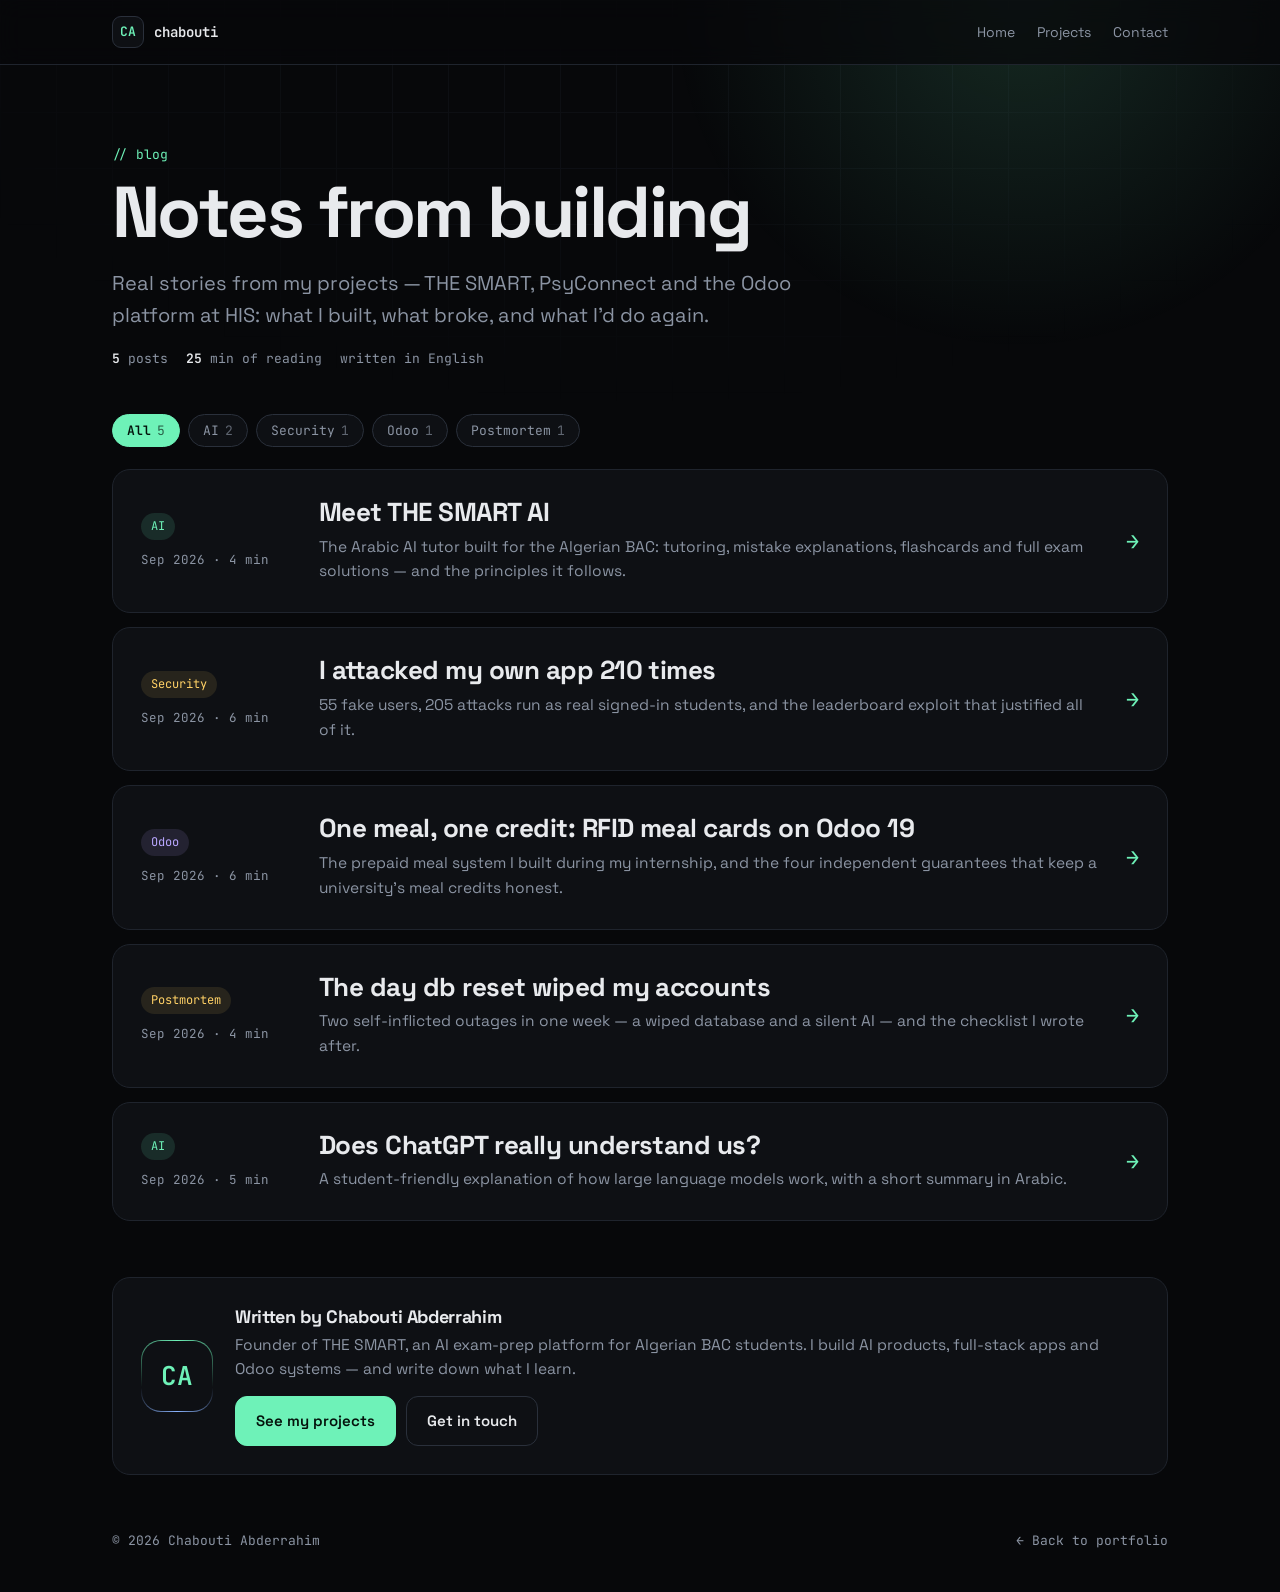
<file: blog/index.html>
<!doctype html>
<html lang="en">
<head>
<meta charset="utf-8">
<meta name="viewport" content="width=device-width, initial-scale=1">
<title>Blog — Chabouti Abderrahim</title>
<meta name="description" content="Notes from building THE SMART, PsyConnect and Odoo systems: AI, security, and lessons learned the hard way.">
<meta property="og:title" content="Notes from building — Chabouti Abderrahim">
<meta property="og:description" content="Real stories from my projects: what I built, what broke, and what I’d do again.">
<meta name="theme-color" content="#07080a">
<link rel="icon" href="data:image/svg+xml,%3Csvg xmlns='http://www.w3.org/2000/svg' viewBox='0 0 64 64'%3E%3Crect width='64' height='64' rx='14' fill='%2307080a'/%3E%3Ctext x='50%25' y='56%25' text-anchor='middle' dominant-baseline='middle' font-family='monospace' font-weight='700' font-size='28' fill='%236ef2b8'%3ECA%3C/text%3E%3C/svg%3E">
<link rel="preconnect" href="https://fonts.googleapis.com">
<link rel="preconnect" href="https://fonts.gstatic.com" crossorigin>
<link href="https://fonts.googleapis.com/css2?family=JetBrains+Mono:wght@400;600&family=Space+Grotesk:wght@400;500;600;700&display=swap" rel="stylesheet">
<link rel="stylesheet" href="../style.css">
</head>
<body>
<div class="progress" id="progress"></div>
<nav><div class="wrap"><a class="logo" href="../index.html"><span class="mark">CA</span>chabouti</a>
  <div class="links always"><a href="../index.html">Home</a><a href="../index.html#projects">Projects</a><a href="../index.html#contact">Contact</a></div>
</div></nav>

<main class="wrap">
  <header class="blog-head">
    <p class="kicker">// blog</p>
    <h1>Notes from building</h1>
    <p class="lead">Real stories from my projects — THE SMART, PsyConnect and the Odoo platform at HIS: what I built, what broke, and what I’d do again.</p>
    <div class="facts"><span><b>5</b> posts</span><span><b>25</b> min of reading</span><span>written in English</span></div>
  </header>

  <div class="filters" role="group" aria-label="Filter posts by topic">
    <button type="button" data-filter="all" aria-pressed="true">All<b>5</b></button>
    <button type="button" data-filter="ai" aria-pressed="false">AI<b>2</b></button>
    <button type="button" data-filter="security" aria-pressed="false">Security<b>1</b></button>
    <button type="button" data-filter="odoo" aria-pressed="false">Odoo<b>1</b></button>
    <button type="button" data-filter="postmortem" aria-pressed="false">Postmortem<b>1</b></button>
  </div>

  <div class="list">
    <a class="card post-row reveal" data-tag="ai" href="the-smart-ai.html">
      <div class="pmeta"><span class="tag">AI</span><span>Sep 2026 · 4 min</span></div>
      <div>
        <h2>Meet THE SMART AI</h2>
        <p>The Arabic AI tutor built for the Algerian BAC: tutoring, mistake explanations, flashcards and full exam solutions — and the principles it follows.</p>
      </div>
      <span class="arrow" aria-hidden="true">→</span>
    </a>
    <a class="card post-row reveal" data-tag="security" href="attack-my-own-app.html">
      <div class="pmeta"><span class="tag warm">Security</span><span>Sep 2026 · 6 min</span></div>
      <div>
        <h2>I attacked my own app 210 times</h2>
        <p>55 fake users, 205 attacks run as real signed-in students, and the leaderboard exploit that justified all of it.</p>
      </div>
      <span class="arrow" aria-hidden="true">→</span>
    </a>
    <a class="card post-row reveal" data-tag="odoo" href="rfid-meal-credits.html">
      <div class="pmeta"><span class="tag lav">Odoo</span><span>Sep 2026 · 6 min</span></div>
      <div>
        <h2>One meal, one credit: RFID meal cards on Odoo 19</h2>
        <p>The prepaid meal system I built during my internship, and the four independent guarantees that keep a university’s meal credits honest.</p>
      </div>
      <span class="arrow" aria-hidden="true">→</span>
    </a>
    <a class="card post-row reveal" data-tag="postmortem" href="db-reset.html">
      <div class="pmeta"><span class="tag warm">Postmortem</span><span>Sep 2026 · 4 min</span></div>
      <div>
        <h2>The day db reset wiped my accounts</h2>
        <p>Two self-inflicted outages in one week — a wiped database and a silent AI — and the checklist I wrote after.</p>
      </div>
      <span class="arrow" aria-hidden="true">→</span>
    </a>
    <a class="card post-row reveal" data-tag="ai" href="how-llms-understand.html">
      <div class="pmeta"><span class="tag">AI</span><span>Sep 2026 · 5 min</span></div>
      <div>
        <h2>Does ChatGPT really understand us?</h2>
        <p>A student-friendly explanation of how large language models work, with a short summary in Arabic.</p>
      </div>
      <span class="arrow" aria-hidden="true">→</span>
    </a>
  </div>

  <div class="card author reveal">
    <div class="monogram" aria-hidden="true">CA</div>
    <div>
      <h3>Written by Chabouti Abderrahim</h3>
      <p>Founder of THE SMART, an AI exam-prep platform for Algerian BAC students. I build AI products, full-stack apps and Odoo systems — and write down what I learn.</p>
      <div class="actions">
        <a class="btn primary" href="../index.html#projects">See my projects</a>
        <a class="btn" href="../index.html#contact">Get in touch</a>
      </div>
    </div>
  </div>

  <footer><span>© 2026 Chabouti Abderrahim</span><a href="../index.html">← Back to portfolio</a></footer>
</main>

<script>
document.documentElement.classList.add("js");

const bar = document.getElementById("progress");
addEventListener("scroll", () => { const h = document.documentElement; bar.style.transform = `scaleX(${h.scrollTop / (h.scrollHeight - h.clientHeight) || 0})`; }, { passive: true });

const rows = [...document.querySelectorAll(".post-row")];
const buttons = document.querySelectorAll("[data-filter]");
buttons.forEach(b => b.addEventListener("click", () => {
  const f = b.dataset.filter;
  buttons.forEach(x => x.setAttribute("aria-pressed", x === b));
  rows.forEach(r => r.hidden = f !== "all" && r.dataset.tag !== f);
}));

document.querySelectorAll(".card").forEach(c => c.addEventListener("pointermove", e => {
  const r = c.getBoundingClientRect();
  c.style.setProperty("--mx", e.clientX - r.left + "px");
  c.style.setProperty("--my", e.clientY - r.top + "px");
}));

const reveals = document.querySelectorAll(".reveal");
reveals.forEach((el, i) => el.style.setProperty("--d", Math.min(i, 5) * 80 + "ms"));
const io = new IntersectionObserver(es => es.forEach(e => {
  if (e.isIntersecting) { e.target.classList.add("in"); io.unobserve(e.target); }
}), { threshold: 0.1 });
reveals.forEach(el => io.observe(el));
</script>
</body>
</html>
</file>
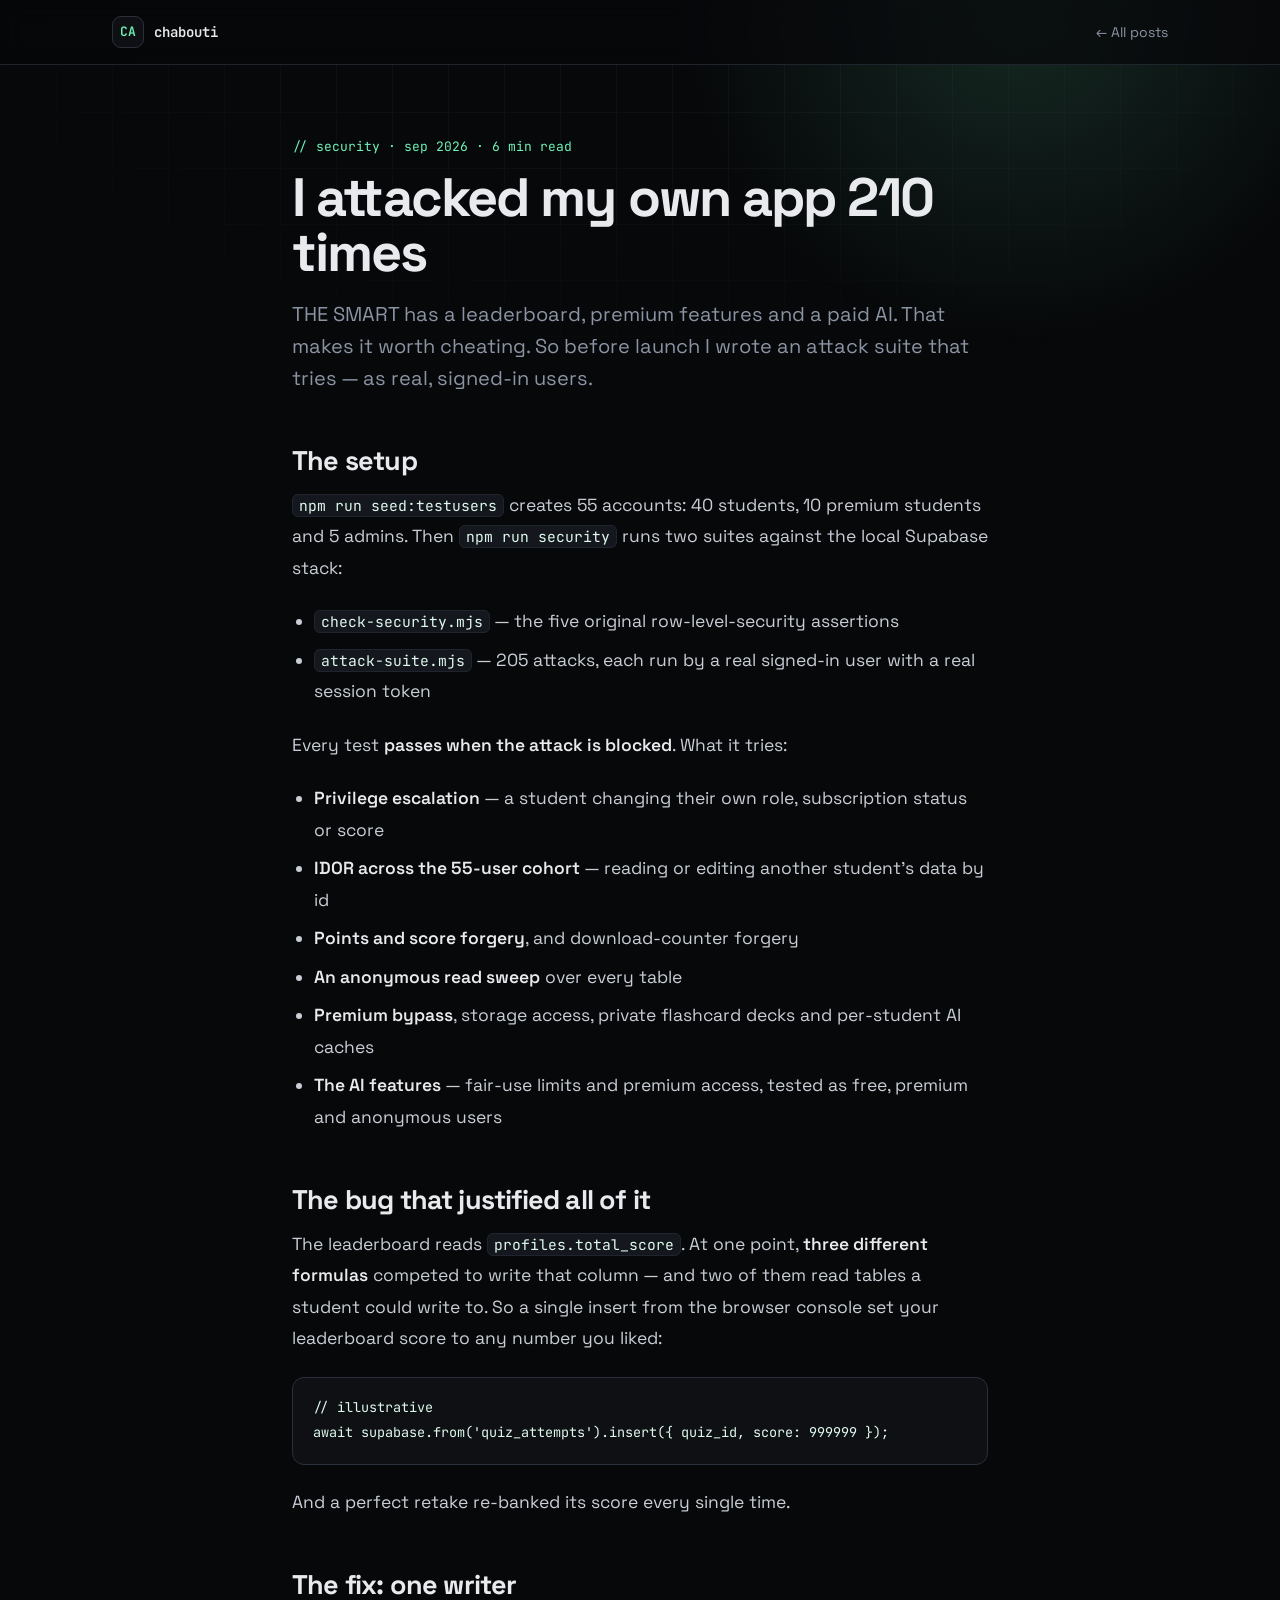
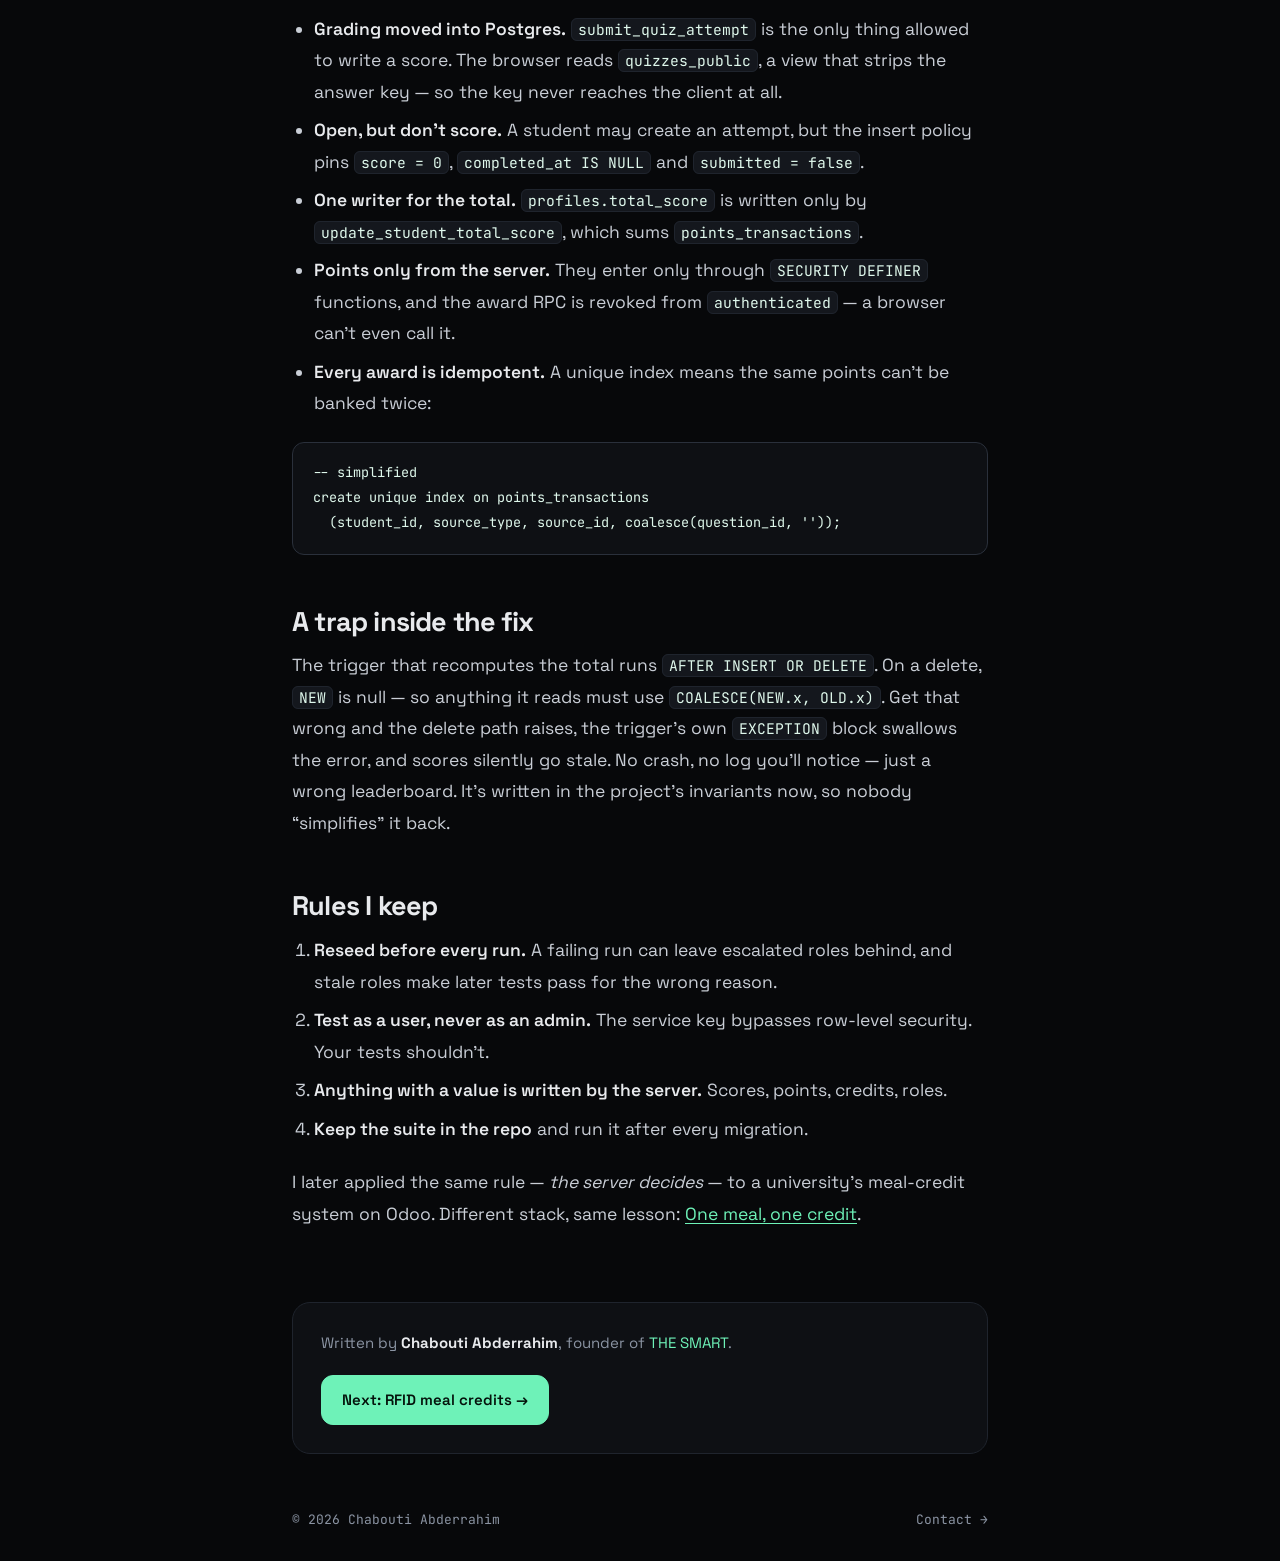
<file: blog/attack-my-own-app.html>
<!doctype html>
<html lang="en">
<head>
<meta charset="utf-8">
<meta name="viewport" content="width=device-width, initial-scale=1">
<title>I attacked my own app 210 times — Chabouti Abderrahim</title>
<meta name="description" content="55 fake users, 205 attacks run as real signed-in users, and the leaderboard exploit that justified all of it.">
<meta name="theme-color" content="#07080a">
<link rel="icon" href="data:image/svg+xml,%3Csvg xmlns='http://www.w3.org/2000/svg' viewBox='0 0 64 64'%3E%3Crect width='64' height='64' rx='14' fill='%2307080a'/%3E%3Ctext x='50%25' y='56%25' text-anchor='middle' dominant-baseline='middle' font-family='monospace' font-weight='700' font-size='28' fill='%236ef2b8'%3ECA%3C/text%3E%3C/svg%3E">
<link rel="preconnect" href="https://fonts.googleapis.com">
<link rel="preconnect" href="https://fonts.gstatic.com" crossorigin>
<link href="https://fonts.googleapis.com/css2?family=JetBrains+Mono:wght@400;600&family=Space+Grotesk:wght@400;500;600;700&display=swap" rel="stylesheet">
<link rel="stylesheet" href="../style.css">
</head>
<body>
<div class="progress" id="progress"></div>
<nav><div class="wrap"><a class="logo" href="../index.html"><span class="mark">CA</span>chabouti</a><div class="links always"><a href="index.html">← All posts</a></div></div></nav>

<main class="wrap post">
  <p class="kicker">// security · sep 2026 · 6 min read</p>
  <h1>I attacked my own app 210 times</h1>
  <p class="lead">THE SMART has a leaderboard, premium features and a paid AI. That makes it worth cheating. So before launch I wrote an attack suite that tries — as real, signed-in users.</p>

  <article class="prose">
    <h2>The setup</h2>
    <p><code>npm run seed:testusers</code> creates 55 accounts: 40 students, 10 premium students and 5 admins. Then <code>npm run security</code> runs two suites against the local Supabase stack:</p>
    <ul>
      <li><code>check-security.mjs</code> — the five original row-level-security assertions</li>
      <li><code>attack-suite.mjs</code> — 205 attacks, each run by a real signed-in user with a real session token</li>
    </ul>
    <p>Every test <strong>passes when the attack is blocked</strong>. What it tries:</p>
    <ul>
      <li><strong>Privilege escalation</strong> — a student changing their own role, subscription status or score</li>
      <li><strong>IDOR across the 55-user cohort</strong> — reading or editing another student’s data by id</li>
      <li><strong>Points and score forgery</strong>, and download-counter forgery</li>
      <li><strong>An anonymous read sweep</strong> over every table</li>
      <li><strong>Premium bypass</strong>, storage access, private flashcard decks and per-student AI caches</li>
      <li><strong>The AI features</strong> — fair-use limits and premium access, tested as free, premium and anonymous users</li>
    </ul>

    <h2>The bug that justified all of it</h2>
    <p>The leaderboard reads <code>profiles.total_score</code>. At one point, <strong>three different formulas</strong> competed to write that column — and two of them read tables a student could write to. So a single insert from the browser console set your leaderboard score to any number you liked:</p>
<pre><code>// illustrative
await supabase.from('quiz_attempts').insert({ quiz_id, score: 999999 });</code></pre>
    <p>And a perfect retake re-banked its score every single time.</p>

    <h2>The fix: one writer</h2>
    <ul>
      <li><strong>Grading moved into Postgres.</strong> <code>submit_quiz_attempt</code> is the only thing allowed to write a score. The browser reads <code>quizzes_public</code>, a view that strips the answer key — so the key never reaches the client at all.</li>
      <li><strong>Open, but don’t score.</strong> A student may create an attempt, but the insert policy pins <code>score = 0</code>, <code>completed_at IS NULL</code> and <code>submitted = false</code>.</li>
      <li><strong>One writer for the total.</strong> <code>profiles.total_score</code> is written only by <code>update_student_total_score</code>, which sums <code>points_transactions</code>.</li>
      <li><strong>Points only from the server.</strong> They enter only through <code>SECURITY DEFINER</code> functions, and the award RPC is revoked from <code>authenticated</code> — a browser can’t even call it.</li>
      <li><strong>Every award is idempotent.</strong> A unique index means the same points can’t be banked twice:</li>
    </ul>
<pre><code>-- simplified
create unique index on points_transactions
  (student_id, source_type, source_id, coalesce(question_id, ''));</code></pre>

    <h2>A trap inside the fix</h2>
    <p>The trigger that recomputes the total runs <code>AFTER INSERT OR DELETE</code>. On a delete, <code>NEW</code> is null — so anything it reads must use <code>COALESCE(NEW.x, OLD.x)</code>. Get that wrong and the delete path raises, the trigger’s own <code>EXCEPTION</code> block swallows the error, and scores silently go stale. No crash, no log you’ll notice — just a wrong leaderboard. It’s written in the project’s invariants now, so nobody “simplifies” it back.</p>

    <h2>Rules I keep</h2>
    <ol>
      <li><strong>Reseed before every run.</strong> A failing run can leave escalated roles behind, and stale roles make later tests pass for the wrong reason.</li>
      <li><strong>Test as a user, never as an admin.</strong> The service key bypasses row-level security. Your tests shouldn’t.</li>
      <li><strong>Anything with a value is written by the server.</strong> Scores, points, credits, roles.</li>
      <li><strong>Keep the suite in the repo</strong> and run it after every migration.</li>
    </ol>
    <p>I later applied the same rule — <em>the server decides</em> — to a university’s meal-credit system on Odoo. Different stack, same lesson: <a href="rfid-meal-credits.html">One meal, one credit</a>.</p>
  </article>

  <div class="card post-foot">
    <p>Written by <strong>Chabouti Abderrahim</strong>, founder of <a href="https://mybac-25n.pages.dev/" target="_blank" rel="noopener" style="color:var(--accent)">THE SMART</a>.</p>
    <a class="btn primary" href="rfid-meal-credits.html">Next: RFID meal credits →</a>
  </div>
  <footer><span>© 2026 Chabouti Abderrahim</span><a href="../index.html#contact">Contact →</a></footer>
</main>
<script>
const bar = document.getElementById("progress");
addEventListener("scroll", () => { const h = document.documentElement; bar.style.transform = `scaleX(${h.scrollTop / (h.scrollHeight - h.clientHeight) || 0})`; }, { passive: true });
</script>
</body>
</html>
</file>
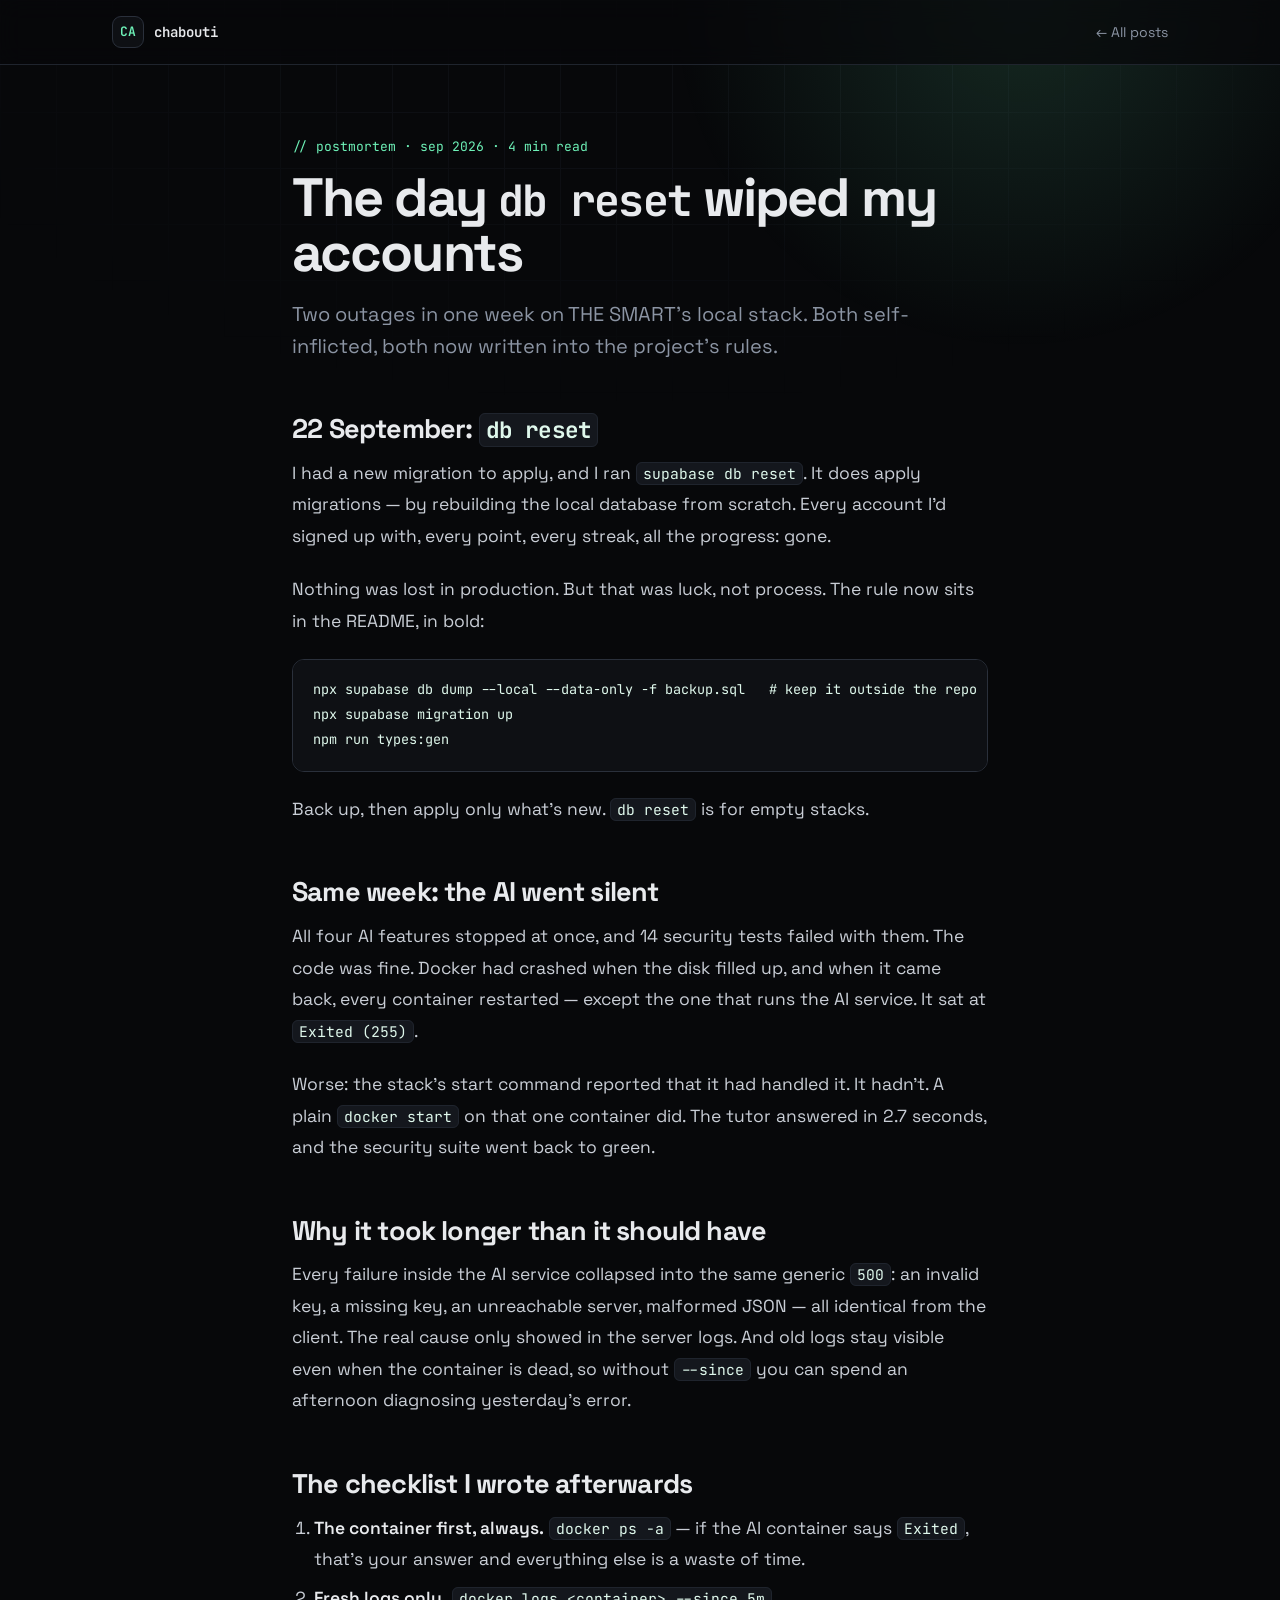
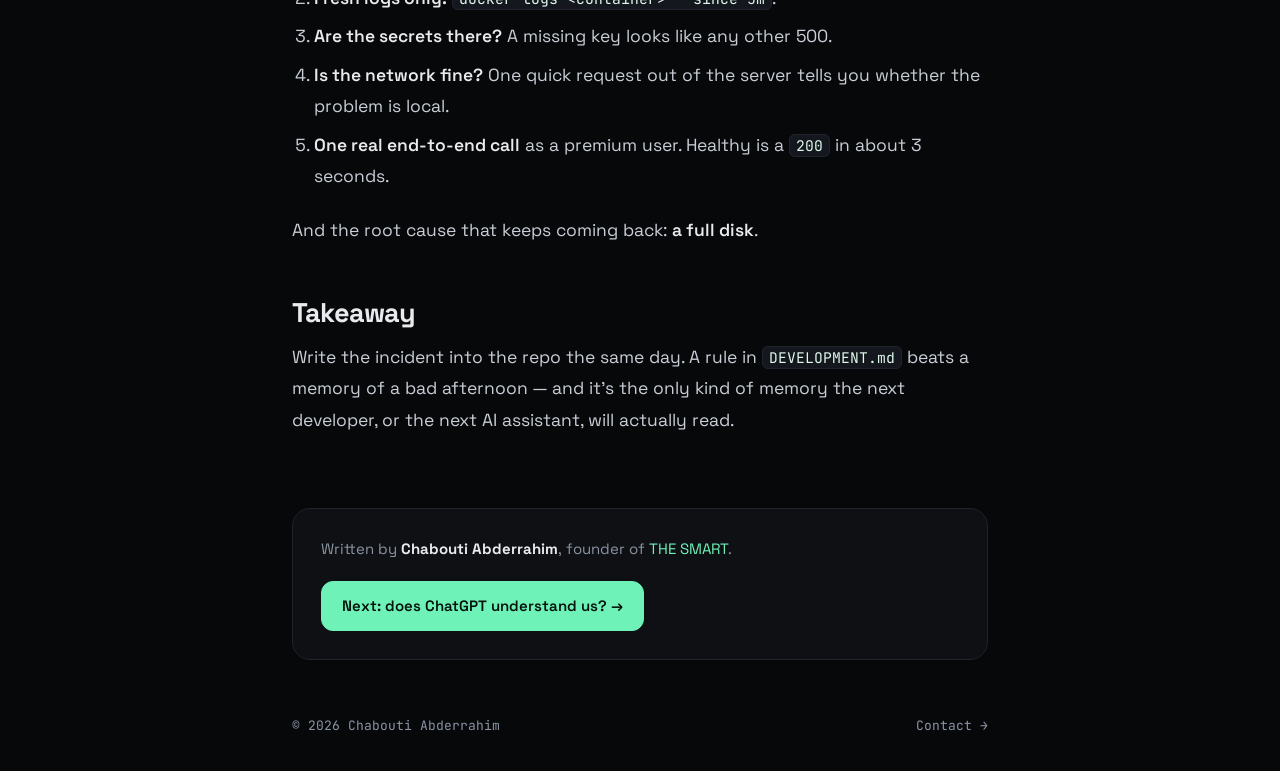
<file: blog/db-reset.html>
<!doctype html>
<html lang="en">
<head>
<meta charset="utf-8">
<meta name="viewport" content="width=device-width, initial-scale=1">
<title>The day db reset wiped my accounts — Chabouti Abderrahim</title>
<meta name="description" content="Two self-inflicted outages in one week on THE SMART's local stack, and the checklist I wrote afterwards.">
<meta name="theme-color" content="#07080a">
<link rel="icon" href="data:image/svg+xml,%3Csvg xmlns='http://www.w3.org/2000/svg' viewBox='0 0 64 64'%3E%3Crect width='64' height='64' rx='14' fill='%2307080a'/%3E%3Ctext x='50%25' y='56%25' text-anchor='middle' dominant-baseline='middle' font-family='monospace' font-weight='700' font-size='28' fill='%236ef2b8'%3ECA%3C/text%3E%3C/svg%3E">
<link rel="preconnect" href="https://fonts.googleapis.com">
<link rel="preconnect" href="https://fonts.gstatic.com" crossorigin>
<link href="https://fonts.googleapis.com/css2?family=JetBrains+Mono:wght@400;600&family=Space+Grotesk:wght@400;500;600;700&display=swap" rel="stylesheet">
<link rel="stylesheet" href="../style.css">
</head>
<body>
<div class="progress" id="progress"></div>
<nav><div class="wrap"><a class="logo" href="../index.html"><span class="mark">CA</span>chabouti</a><div class="links always"><a href="index.html">← All posts</a></div></div></nav>

<main class="wrap post">
  <p class="kicker">// postmortem · sep 2026 · 4 min read</p>
  <h1>The day <code style="font-family:var(--mono);font-size:.8em">db reset</code> wiped my accounts</h1>
  <p class="lead">Two outages in one week on THE SMART’s local stack. Both self-inflicted, both now written into the project’s rules.</p>

  <article class="prose">
    <h2>22 September: <code>db reset</code></h2>
    <p>I had a new migration to apply, and I ran <code>supabase db reset</code>. It does apply migrations — by rebuilding the local database from scratch. Every account I’d signed up with, every point, every streak, all the progress: gone.</p>
    <p>Nothing was lost in production. But that was luck, not process. The rule now sits in the README, in bold:</p>
<pre><code>npx supabase db dump --local --data-only -f backup.sql   # keep it outside the repo
npx supabase migration up
npm run types:gen</code></pre>
    <p>Back up, then apply only what’s new. <code>db reset</code> is for empty stacks.</p>

    <h2>Same week: the AI went silent</h2>
    <p>All four AI features stopped at once, and 14 security tests failed with them. The code was fine. Docker had crashed when the disk filled up, and when it came back, every container restarted — except the one that runs the AI service. It sat at <code>Exited (255)</code>.</p>
    <p>Worse: the stack’s start command reported that it had handled it. It hadn’t. A plain <code>docker start</code> on that one container did. The tutor answered in 2.7 seconds, and the security suite went back to green.</p>

    <h2>Why it took longer than it should have</h2>
    <p>Every failure inside the AI service collapsed into the same generic <code>500</code>: an invalid key, a missing key, an unreachable server, malformed JSON — all identical from the client. The real cause only showed in the server logs. And old logs stay visible even when the container is dead, so without <code>--since</code> you can spend an afternoon diagnosing yesterday’s error.</p>

    <h2>The checklist I wrote afterwards</h2>
    <ol>
      <li><strong>The container first, always.</strong> <code>docker ps -a</code> — if the AI container says <code>Exited</code>, that’s your answer and everything else is a waste of time.</li>
      <li><strong>Fresh logs only.</strong> <code>docker logs &lt;container&gt; --since 5m</code>.</li>
      <li><strong>Are the secrets there?</strong> A missing key looks like any other 500.</li>
      <li><strong>Is the network fine?</strong> One quick request out of the server tells you whether the problem is local.</li>
      <li><strong>One real end-to-end call</strong> as a premium user. Healthy is a <code>200</code> in about 3 seconds.</li>
    </ol>
    <p>And the root cause that keeps coming back: <strong>a full disk</strong>.</p>

    <h2>Takeaway</h2>
    <p>Write the incident into the repo the same day. A rule in <code>DEVELOPMENT.md</code> beats a memory of a bad afternoon — and it’s the only kind of memory the next developer, or the next AI assistant, will actually read.</p>
  </article>

  <div class="card post-foot">
    <p>Written by <strong>Chabouti Abderrahim</strong>, founder of <a href="https://mybac-25n.pages.dev/" target="_blank" rel="noopener" style="color:var(--accent)">THE SMART</a>.</p>
    <a class="btn primary" href="how-llms-understand.html">Next: does ChatGPT understand us? →</a>
  </div>
  <footer><span>© 2026 Chabouti Abderrahim</span><a href="../index.html#contact">Contact →</a></footer>
</main>
<script>
const bar = document.getElementById("progress");
addEventListener("scroll", () => { const h = document.documentElement; bar.style.transform = `scaleX(${h.scrollTop / (h.scrollHeight - h.clientHeight) || 0})`; }, { passive: true });
</script>
</body>
</html>
</file>
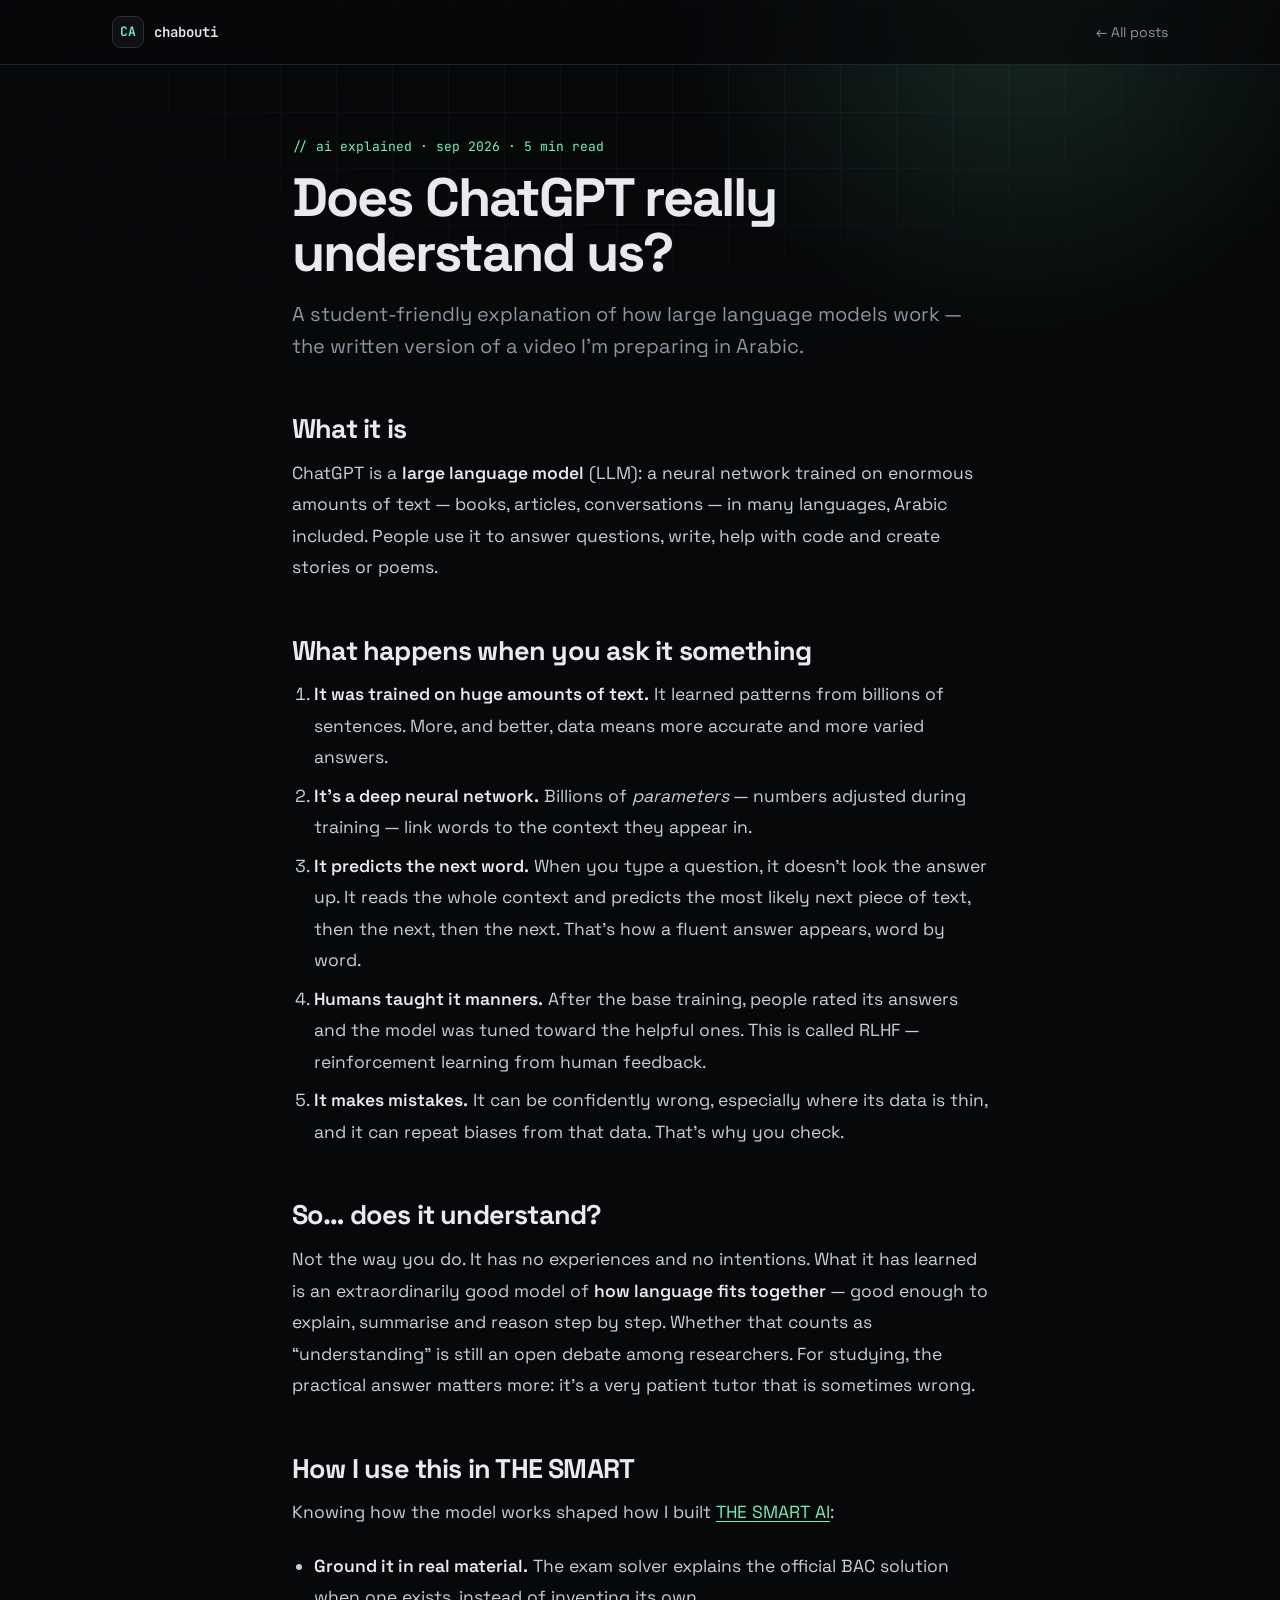
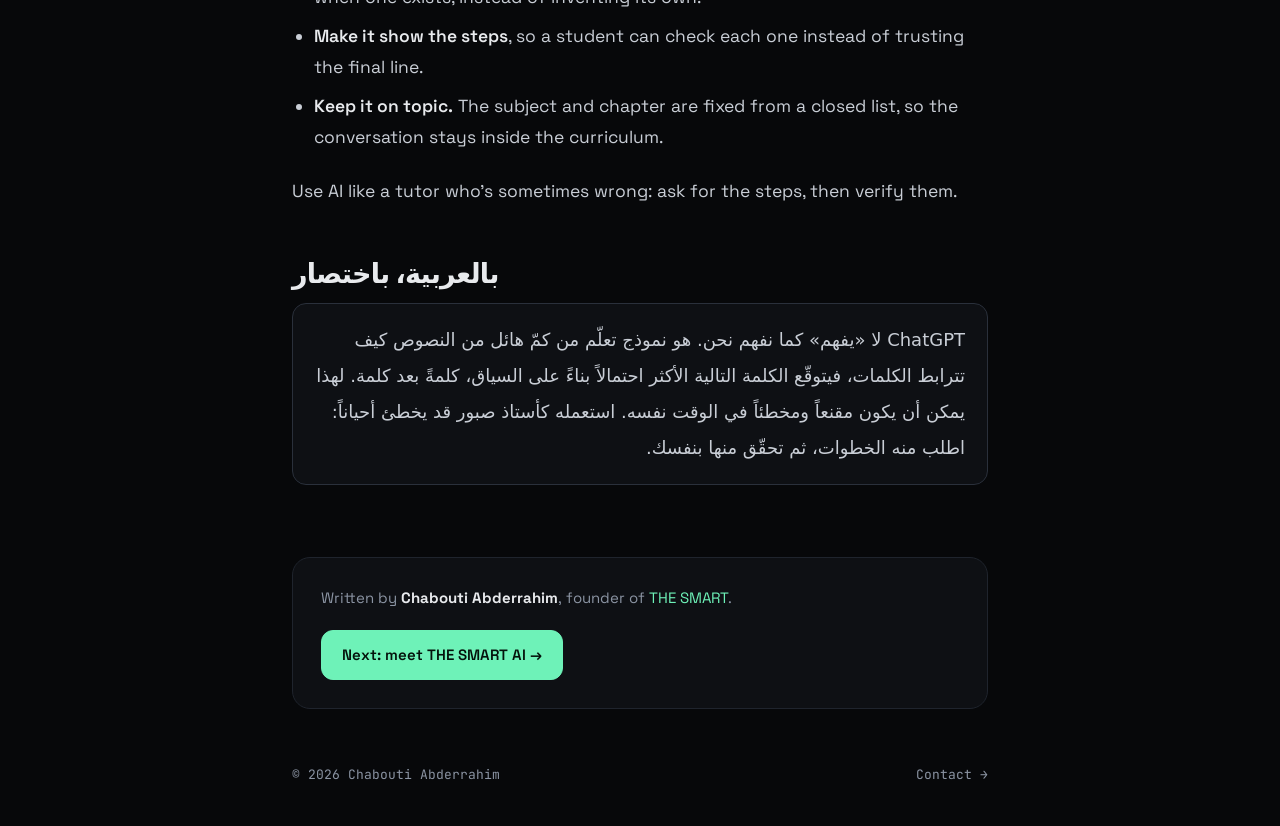
<file: blog/how-llms-understand.html>
<!doctype html>
<html lang="en">
<head>
<meta charset="utf-8">
<meta name="viewport" content="width=device-width, initial-scale=1">
<title>Does ChatGPT really understand us? — Chabouti Abderrahim</title>
<meta name="description" content="A student-friendly explanation of how large language models like ChatGPT work, with a short Arabic summary.">
<meta name="theme-color" content="#07080a">
<link rel="icon" href="data:image/svg+xml,%3Csvg xmlns='http://www.w3.org/2000/svg' viewBox='0 0 64 64'%3E%3Crect width='64' height='64' rx='14' fill='%2307080a'/%3E%3Ctext x='50%25' y='56%25' text-anchor='middle' dominant-baseline='middle' font-family='monospace' font-weight='700' font-size='28' fill='%236ef2b8'%3ECA%3C/text%3E%3C/svg%3E">
<link rel="preconnect" href="https://fonts.googleapis.com">
<link rel="preconnect" href="https://fonts.gstatic.com" crossorigin>
<link href="https://fonts.googleapis.com/css2?family=JetBrains+Mono:wght@400;600&family=Space+Grotesk:wght@400;500;600;700&display=swap" rel="stylesheet">
<link rel="stylesheet" href="../style.css">
</head>
<body>
<div class="progress" id="progress"></div>
<nav><div class="wrap"><a class="logo" href="../index.html"><span class="mark">CA</span>chabouti</a><div class="links always"><a href="index.html">← All posts</a></div></div></nav>

<main class="wrap post">
  <p class="kicker">// ai explained · sep 2026 · 5 min read</p>
  <h1>Does ChatGPT really understand us?</h1>
  <p class="lead">A student-friendly explanation of how large language models work — the written version of a video I’m preparing in Arabic.</p>

  <article class="prose">
    <h2>What it is</h2>
    <p>ChatGPT is a <strong>large language model</strong> (LLM): a neural network trained on enormous amounts of text — books, articles, conversations — in many languages, Arabic included. People use it to answer questions, write, help with code and create stories or poems.</p>

    <h2>What happens when you ask it something</h2>
    <ol>
      <li><strong>It was trained on huge amounts of text.</strong> It learned patterns from billions of sentences. More, and better, data means more accurate and more varied answers.</li>
      <li><strong>It’s a deep neural network.</strong> Billions of <em>parameters</em> — numbers adjusted during training — link words to the context they appear in.</li>
      <li><strong>It predicts the next word.</strong> When you type a question, it doesn’t look the answer up. It reads the whole context and predicts the most likely next piece of text, then the next, then the next. That’s how a fluent answer appears, word by word.</li>
      <li><strong>Humans taught it manners.</strong> After the base training, people rated its answers and the model was tuned toward the helpful ones. This is called RLHF — reinforcement learning from human feedback.</li>
      <li><strong>It makes mistakes.</strong> It can be confidently wrong, especially where its data is thin, and it can repeat biases from that data. That’s why you check.</li>
    </ol>

    <h2>So… does it understand?</h2>
    <p>Not the way you do. It has no experiences and no intentions. What it has learned is an extraordinarily good model of <strong>how language fits together</strong> — good enough to explain, summarise and reason step by step. Whether that counts as “understanding” is still an open debate among researchers. For studying, the practical answer matters more: it’s a very patient tutor that is sometimes wrong.</p>

    <h2>How I use this in THE SMART</h2>
    <p>Knowing how the model works shaped how I built <a href="the-smart-ai.html">THE SMART AI</a>:</p>
    <ul>
      <li><strong>Ground it in real material.</strong> The exam solver explains the official BAC solution when one exists, instead of inventing its own.</li>
      <li><strong>Make it show the steps</strong>, so a student can check each one instead of trusting the final line.</li>
      <li><strong>Keep it on topic.</strong> The subject and chapter are fixed from a closed list, so the conversation stays inside the curriculum.</li>
    </ul>
    <p>Use AI like a tutor who’s sometimes wrong: ask for the steps, then verify them.</p>

    <h2>بالعربية، باختصار</h2>
    <p class="ar" lang="ar">ChatGPT لا «يفهم» كما نفهم نحن. هو نموذج تعلّم من كمّ هائل من النصوص كيف تترابط الكلمات، فيتوقّع الكلمة التالية الأكثر احتمالاً بناءً على السياق، كلمةً بعد كلمة. لهذا يمكن أن يكون مقنعاً ومخطئاً في الوقت نفسه. استعمله كأستاذ صبور قد يخطئ أحياناً: اطلب منه الخطوات، ثم تحقّق منها بنفسك.</p>
  </article>

  <div class="card post-foot">
    <p>Written by <strong>Chabouti Abderrahim</strong>, founder of <a href="https://mybac-25n.pages.dev/" target="_blank" rel="noopener" style="color:var(--accent)">THE SMART</a>.</p>
    <a class="btn primary" href="the-smart-ai.html">Next: meet THE SMART AI →</a>
  </div>
  <footer><span>© 2026 Chabouti Abderrahim</span><a href="../index.html#contact">Contact →</a></footer>
</main>
<script>
const bar = document.getElementById("progress");
addEventListener("scroll", () => { const h = document.documentElement; bar.style.transform = `scaleX(${h.scrollTop / (h.scrollHeight - h.clientHeight) || 0})`; }, { passive: true });
</script>
</body>
</html>
</file>
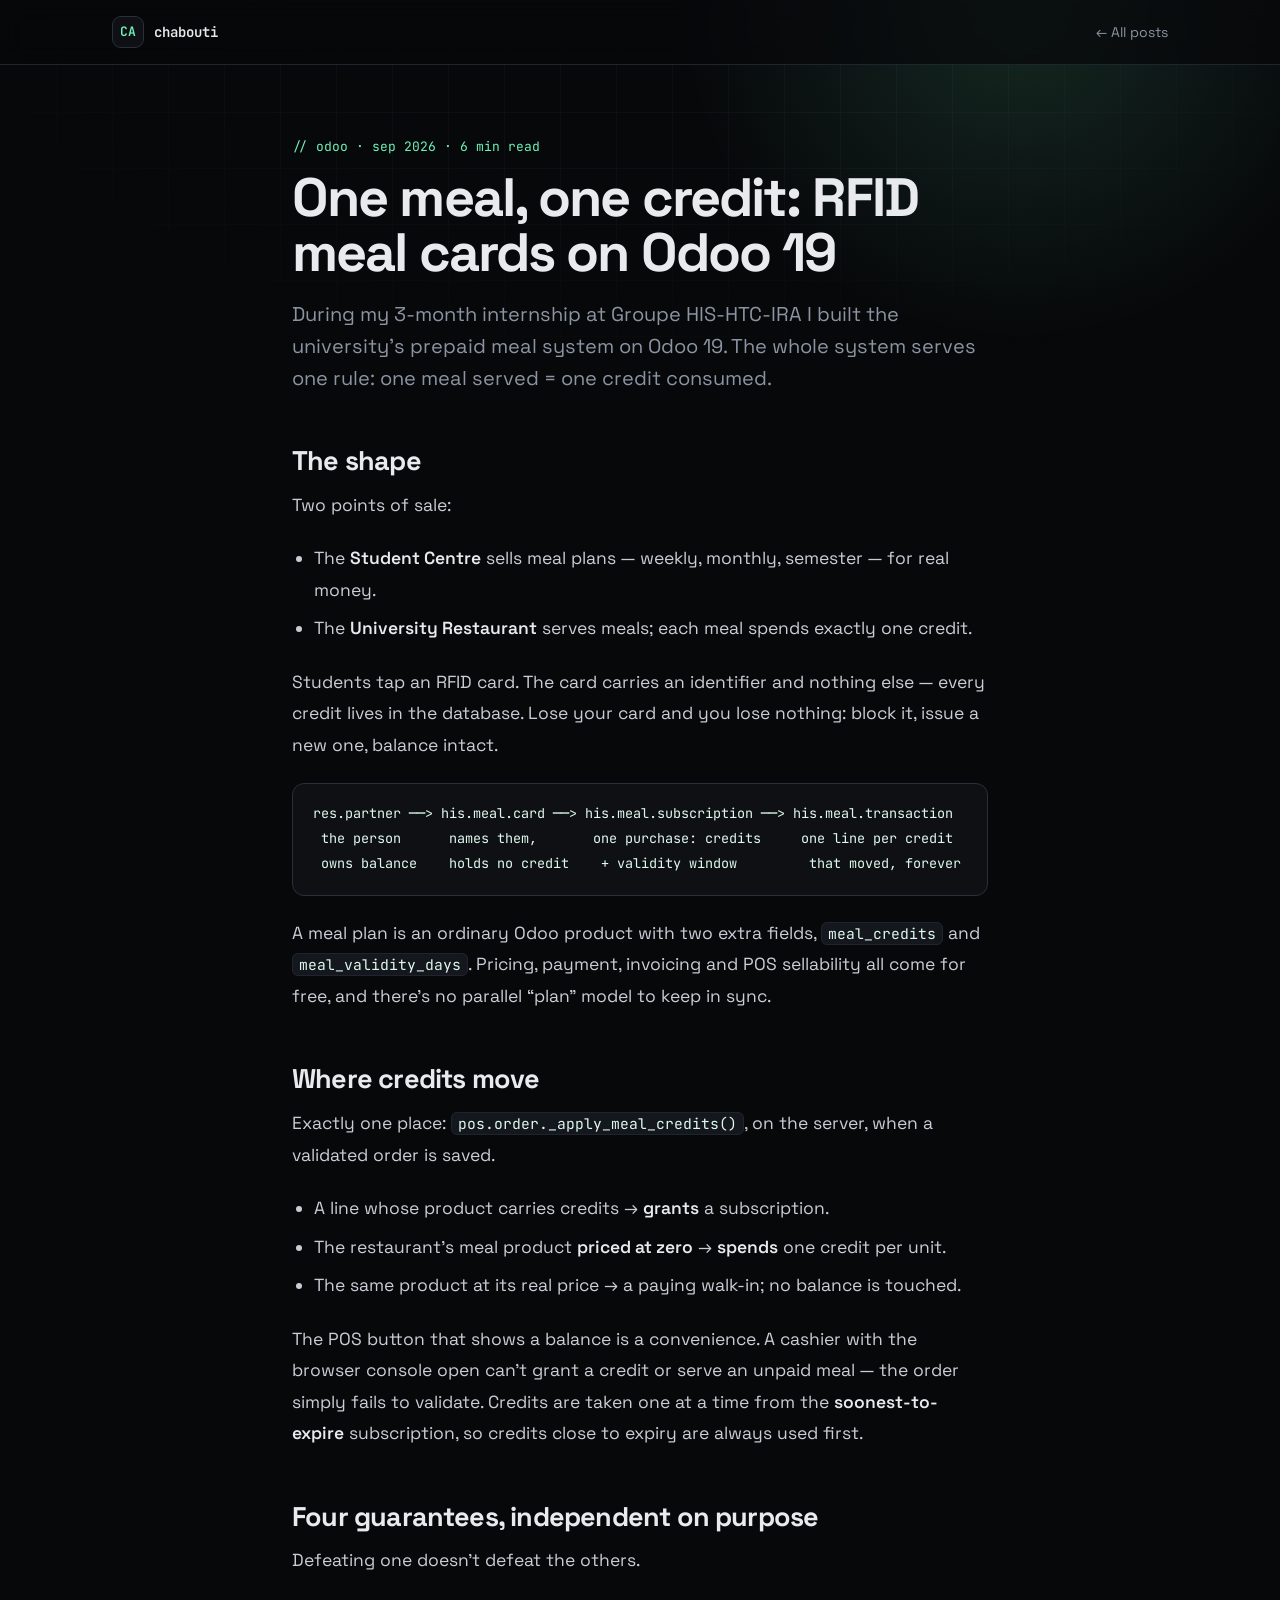
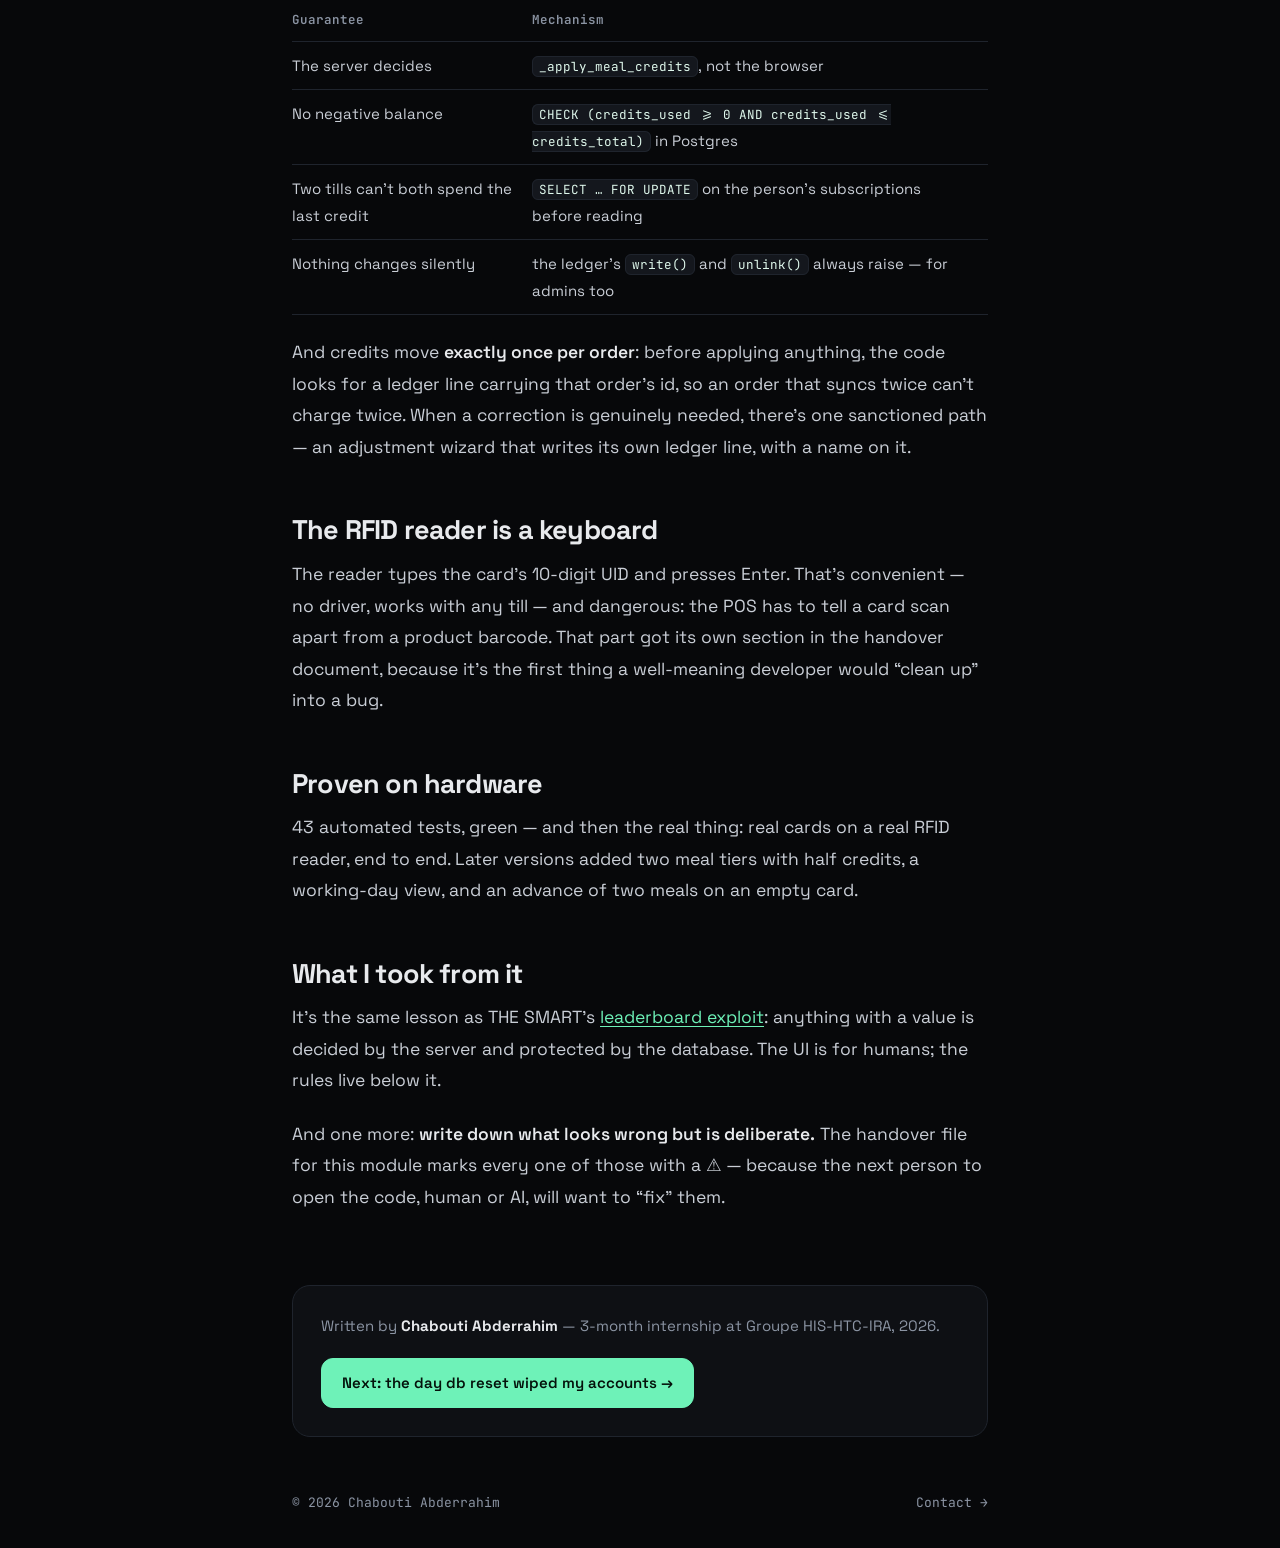
<file: blog/rfid-meal-credits.html>
<!doctype html>
<html lang="en">
<head>
<meta charset="utf-8">
<meta name="viewport" content="width=device-width, initial-scale=1">
<title>One meal, one credit: RFID meal cards on Odoo 19 — Chabouti Abderrahim</title>
<meta name="description" content="How I built a university's prepaid RFID meal-credit system on Odoo 19, and the four independent guarantees that keep it honest.">
<meta name="theme-color" content="#07080a">
<link rel="icon" href="data:image/svg+xml,%3Csvg xmlns='http://www.w3.org/2000/svg' viewBox='0 0 64 64'%3E%3Crect width='64' height='64' rx='14' fill='%2307080a'/%3E%3Ctext x='50%25' y='56%25' text-anchor='middle' dominant-baseline='middle' font-family='monospace' font-weight='700' font-size='28' fill='%236ef2b8'%3ECA%3C/text%3E%3C/svg%3E">
<link rel="preconnect" href="https://fonts.googleapis.com">
<link rel="preconnect" href="https://fonts.gstatic.com" crossorigin>
<link href="https://fonts.googleapis.com/css2?family=JetBrains+Mono:wght@400;600&family=Space+Grotesk:wght@400;500;600;700&display=swap" rel="stylesheet">
<link rel="stylesheet" href="../style.css">
</head>
<body>
<div class="progress" id="progress"></div>
<nav><div class="wrap"><a class="logo" href="../index.html"><span class="mark">CA</span>chabouti</a><div class="links always"><a href="index.html">← All posts</a></div></div></nav>

<main class="wrap post">
  <p class="kicker">// odoo · sep 2026 · 6 min read</p>
  <h1>One meal, one credit: RFID meal cards on Odoo 19</h1>
  <p class="lead">During my 3-month internship at Groupe HIS-HTC-IRA I built the university’s prepaid meal system on Odoo 19. The whole system serves one rule: one meal served = one credit consumed.</p>

  <article class="prose">
    <h2>The shape</h2>
    <p>Two points of sale:</p>
    <ul>
      <li>The <strong>Student Centre</strong> sells meal plans — weekly, monthly, semester — for real money.</li>
      <li>The <strong>University Restaurant</strong> serves meals; each meal spends exactly one credit.</li>
    </ul>
    <p>Students tap an RFID card. The card carries an identifier and nothing else — every credit lives in the database. Lose your card and you lose nothing: block it, issue a new one, balance intact.</p>
<pre><code>res.partner ──> his.meal.card ──> his.meal.subscription ──> his.meal.transaction
 the person      names them,       one purchase: credits     one line per credit
 owns balance    holds no credit    + validity window         that moved, forever</code></pre>
    <p>A meal plan is an ordinary Odoo product with two extra fields, <code>meal_credits</code> and <code>meal_validity_days</code>. Pricing, payment, invoicing and POS sellability all come for free, and there’s no parallel “plan” model to keep in sync.</p>

    <h2>Where credits move</h2>
    <p>Exactly one place: <code>pos.order._apply_meal_credits()</code>, on the server, when a validated order is saved.</p>
    <ul>
      <li>A line whose product carries credits → <strong>grants</strong> a subscription.</li>
      <li>The restaurant’s meal product <strong>priced at zero</strong> → <strong>spends</strong> one credit per unit.</li>
      <li>The same product at its real price → a paying walk-in; no balance is touched.</li>
    </ul>
    <p>The POS button that shows a balance is a convenience. A cashier with the browser console open can’t grant a credit or serve an unpaid meal — the order simply fails to validate. Credits are taken one at a time from the <strong>soonest-to-expire</strong> subscription, so credits close to expiry are always used first.</p>

    <h2>Four guarantees, independent on purpose</h2>
    <p>Defeating one doesn’t defeat the others.</p>
    <table>
      <thead><tr><th>Guarantee</th><th>Mechanism</th></tr></thead>
      <tbody>
        <tr><td>The server decides</td><td><code>_apply_meal_credits</code>, not the browser</td></tr>
        <tr><td>No negative balance</td><td><code>CHECK (credits_used &gt;= 0 AND credits_used &lt;= credits_total)</code> in Postgres</td></tr>
        <tr><td>Two tills can’t both spend the last credit</td><td><code>SELECT … FOR UPDATE</code> on the person’s subscriptions before reading</td></tr>
        <tr><td>Nothing changes silently</td><td>the ledger’s <code>write()</code> and <code>unlink()</code> always raise — for admins too</td></tr>
      </tbody>
    </table>
    <p>And credits move <strong>exactly once per order</strong>: before applying anything, the code looks for a ledger line carrying that order’s id, so an order that syncs twice can’t charge twice. When a correction is genuinely needed, there’s one sanctioned path — an adjustment wizard that writes its own ledger line, with a name on it.</p>

    <h2>The RFID reader is a keyboard</h2>
    <p>The reader types the card’s 10-digit UID and presses Enter. That’s convenient — no driver, works with any till — and dangerous: the POS has to tell a card scan apart from a product barcode. That part got its own section in the handover document, because it’s the first thing a well-meaning developer would “clean up” into a bug.</p>

    <h2>Proven on hardware</h2>
    <p>43 automated tests, green — and then the real thing: real cards on a real RFID reader, end to end. Later versions added two meal tiers with half credits, a working-day view, and an advance of two meals on an empty card.</p>

    <h2>What I took from it</h2>
    <p>It’s the same lesson as THE SMART’s <a href="attack-my-own-app.html">leaderboard exploit</a>: anything with a value is decided by the server and protected by the database. The UI is for humans; the rules live below it.</p>
    <p>And one more: <strong>write down what looks wrong but is deliberate.</strong> The handover file for this module marks every one of those with a ⚠ — because the next person to open the code, human or AI, will want to “fix” them.</p>
  </article>

  <div class="card post-foot">
    <p>Written by <strong>Chabouti Abderrahim</strong> — 3-month internship at Groupe HIS-HTC-IRA, 2026.</p>
    <a class="btn primary" href="db-reset.html">Next: the day db reset wiped my accounts →</a>
  </div>
  <footer><span>© 2026 Chabouti Abderrahim</span><a href="../index.html#contact">Contact →</a></footer>
</main>
<script>
const bar = document.getElementById("progress");
addEventListener("scroll", () => { const h = document.documentElement; bar.style.transform = `scaleX(${h.scrollTop / (h.scrollHeight - h.clientHeight) || 0})`; }, { passive: true });
</script>
</body>
</html>
</file>
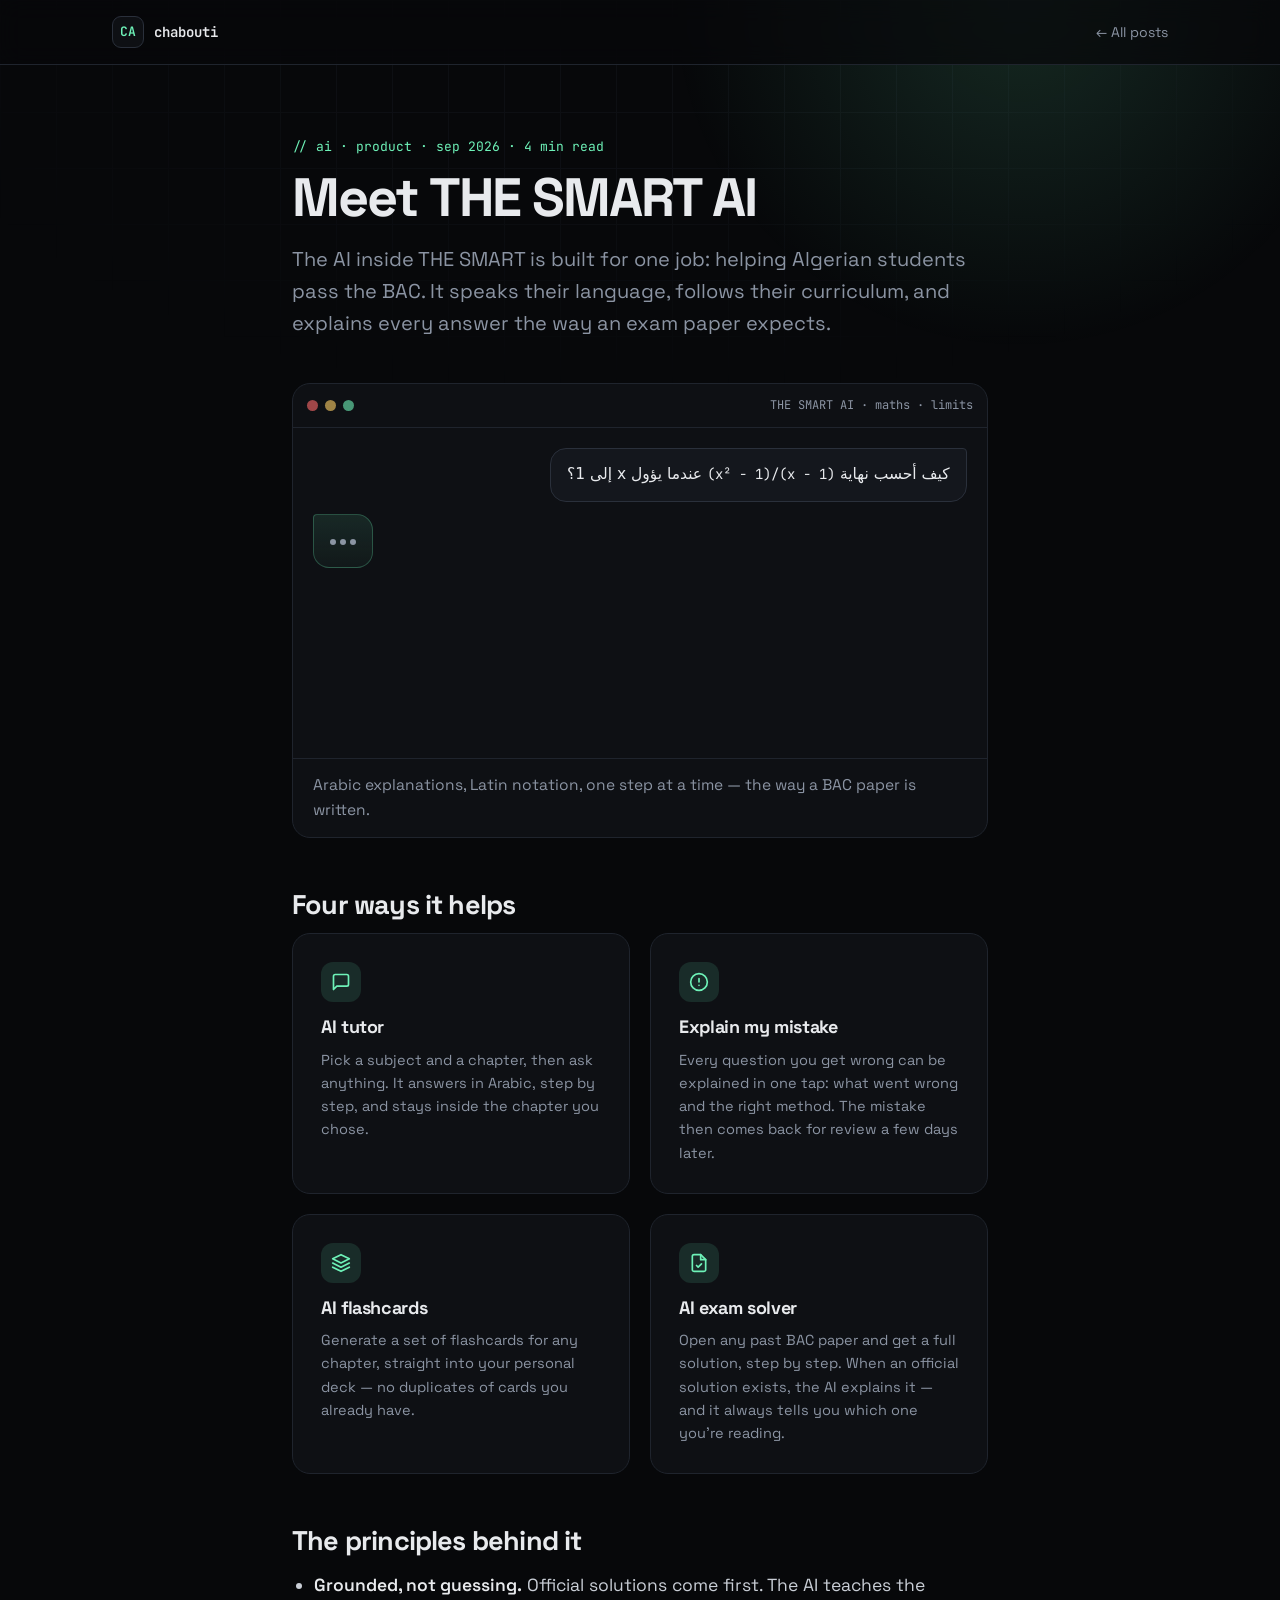
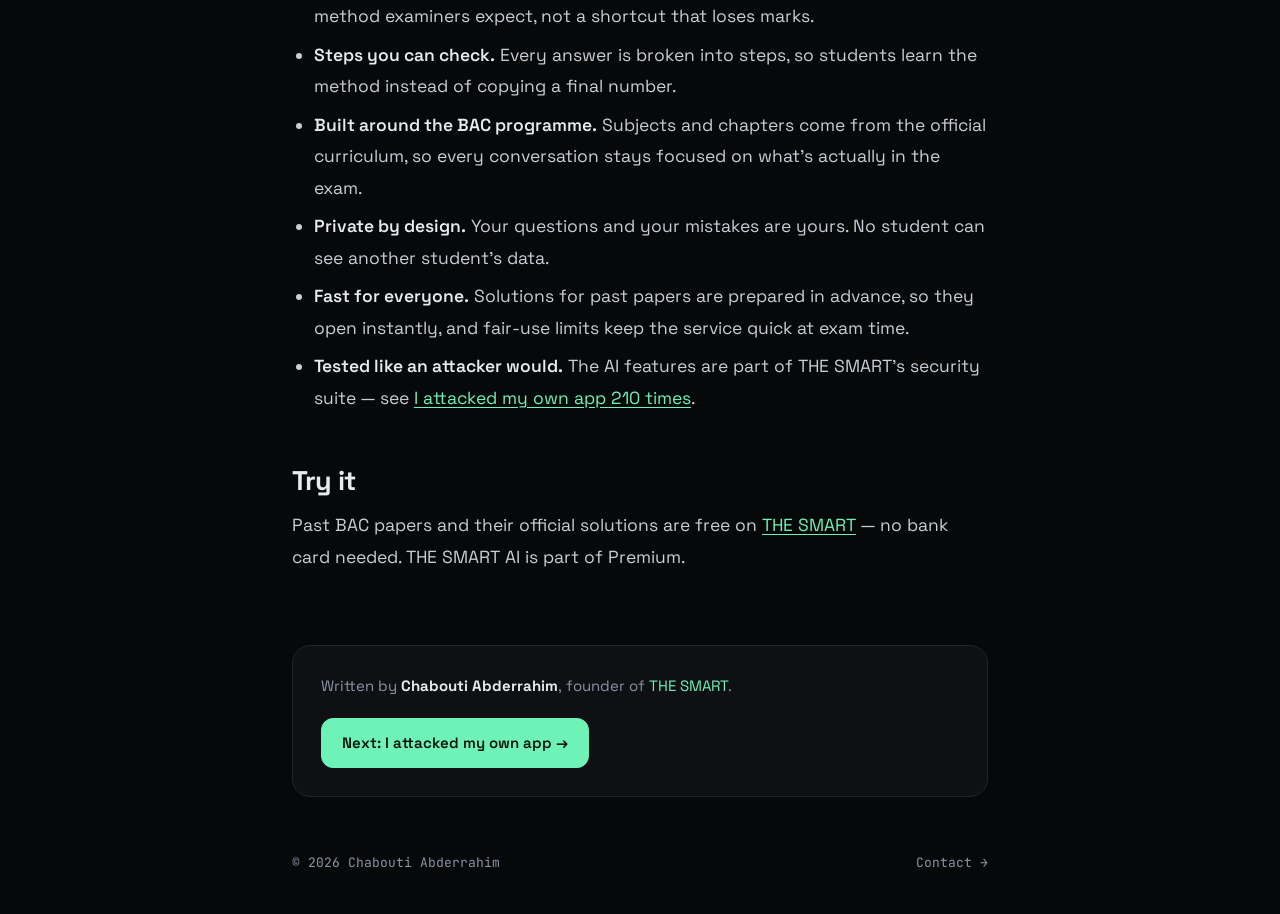
<file: blog/the-smart-ai.html>
<!doctype html>
<html lang="en">
<head>
<meta charset="utf-8">
<meta name="viewport" content="width=device-width, initial-scale=1">
<title>Meet THE SMART AI — Chabouti Abderrahim</title>
<meta name="description" content="THE SMART AI: an Arabic AI tutor built for the Algerian BAC — tutoring, mistake explanations, flashcards and full exam solutions, step by step.">
<meta property="og:title" content="Meet THE SMART AI">
<meta property="og:description" content="An Arabic AI tutor built for one job: helping Algerian students pass the BAC.">
<meta name="theme-color" content="#07080a">
<link rel="icon" href="data:image/svg+xml,%3Csvg xmlns='http://www.w3.org/2000/svg' viewBox='0 0 64 64'%3E%3Crect width='64' height='64' rx='14' fill='%2307080a'/%3E%3Ctext x='50%25' y='56%25' text-anchor='middle' dominant-baseline='middle' font-family='monospace' font-weight='700' font-size='28' fill='%236ef2b8'%3ECA%3C/text%3E%3C/svg%3E">
<link rel="preconnect" href="https://fonts.googleapis.com">
<link rel="preconnect" href="https://fonts.gstatic.com" crossorigin>
<link href="https://fonts.googleapis.com/css2?family=JetBrains+Mono:wght@400;600&family=Space+Grotesk:wght@400;500;600;700&display=swap" rel="stylesheet">
<link rel="stylesheet" href="../style.css">
</head>
<body>
<div class="progress" id="progress"></div>
<nav><div class="wrap"><a class="logo" href="../index.html"><span class="mark">CA</span>chabouti</a><div class="links always"><a href="index.html">← All posts</a></div></div></nav>

<main class="wrap post">
  <p class="kicker">// ai · product · sep 2026 · 4 min read</p>
  <h1>Meet THE SMART AI</h1>
  <p class="lead">The AI inside THE SMART is built for one job: helping Algerian students pass the BAC. It speaks their language, follows their curriculum, and explains every answer the way an exam paper expects.</p>

  <div class="card chat reveal" style="margin-top:44px">
    <div class="bar"><i></i><i></i><i></i><span>THE SMART AI · maths · limits</span></div>
    <div class="msgs" id="msgs" dir="rtl" lang="ar">
      <div class="msg me">كيف أحسب نهاية <bdi>(x² − 1)/(x − 1)</bdi> عندما يؤول x إلى 1؟</div>
      <div class="msg ai">
        <span class="ans on">١. التعويض المباشر يعطي <bdi>0/0</bdi> — حالة عدم تعيين.</span>
        <span class="ans on">٢. نحلّل البسط: <bdi>x² − 1 = (x − 1)(x + 1)</bdi></span>
        <span class="ans on">٣. نختصر على <bdi>(x − 1)</bdi> فيبقى <bdi>x + 1</bdi></span>
        <span class="ans on">٤. النهاية = <bdi>1 + 1 = 2</bdi> <b class="ok">✓</b></span>
      </div>
    </div>
    <p class="cap">Arabic explanations, Latin notation, one step at a time — the way a BAC paper is written.</p>
  </div>

  <div class="prose"><h2>Four ways it helps</h2></div>
  <div class="features">
    <div class="card feature reveal">
      <span class="ico"><svg width="20" height="20" viewBox="0 0 24 24" fill="none" stroke="currentColor" stroke-width="2" stroke-linecap="round" stroke-linejoin="round"><path d="M21 15a2 2 0 0 1-2 2H7l-4 4V5a2 2 0 0 1 2-2h14a2 2 0 0 1 2 2z"/></svg></span>
      <h3>AI tutor</h3>
      <p>Pick a subject and a chapter, then ask anything. It answers in Arabic, step by step, and stays inside the chapter you chose.</p>
    </div>
    <div class="card feature reveal">
      <span class="ico"><svg width="20" height="20" viewBox="0 0 24 24" fill="none" stroke="currentColor" stroke-width="2" stroke-linecap="round" stroke-linejoin="round"><circle cx="12" cy="12" r="10"/><path d="M12 8v4M12 16h.01"/></svg></span>
      <h3>Explain my mistake</h3>
      <p>Every question you get wrong can be explained in one tap: what went wrong and the right method. The mistake then comes back for review a few days later.</p>
    </div>
    <div class="card feature reveal">
      <span class="ico"><svg width="20" height="20" viewBox="0 0 24 24" fill="none" stroke="currentColor" stroke-width="2" stroke-linecap="round" stroke-linejoin="round"><path d="M12 2 2 7l10 5 10-5-10-5z"/><path d="m2 17 10 5 10-5M2 12l10 5 10-5"/></svg></span>
      <h3>AI flashcards</h3>
      <p>Generate a set of flashcards for any chapter, straight into your personal deck — no duplicates of cards you already have.</p>
    </div>
    <div class="card feature reveal">
      <span class="ico"><svg width="20" height="20" viewBox="0 0 24 24" fill="none" stroke="currentColor" stroke-width="2" stroke-linecap="round" stroke-linejoin="round"><path d="M14 2H6a2 2 0 0 0-2 2v16a2 2 0 0 0 2 2h12a2 2 0 0 0 2-2V8z"/><path d="M14 2v6h6M9 15l2 2 4-4"/></svg></span>
      <h3>AI exam solver</h3>
      <p>Open any past BAC paper and get a full solution, step by step. When an official solution exists, the AI explains it — and it always tells you which one you’re reading.</p>
    </div>
  </div>

  <article class="prose">
    <h2>The principles behind it</h2>
    <ul>
      <li><strong>Grounded, not guessing.</strong> Official solutions come first. The AI teaches the method examiners expect, not a shortcut that loses marks.</li>
      <li><strong>Steps you can check.</strong> Every answer is broken into steps, so students learn the method instead of copying a final number.</li>
      <li><strong>Built around the BAC programme.</strong> Subjects and chapters come from the official curriculum, so every conversation stays focused on what’s actually in the exam.</li>
      <li><strong>Private by design.</strong> Your questions and your mistakes are yours. No student can see another student’s data.</li>
      <li><strong>Fast for everyone.</strong> Solutions for past papers are prepared in advance, so they open instantly, and fair-use limits keep the service quick at exam time.</li>
      <li><strong>Tested like an attacker would.</strong> The AI features are part of THE SMART’s security suite — see <a href="attack-my-own-app.html">I attacked my own app 210 times</a>.</li>
    </ul>

    <h2>Try it</h2>
    <p>Past BAC papers and their official solutions are free on <a href="https://mybac-25n.pages.dev/" target="_blank" rel="noopener">THE SMART</a> — no bank card needed. THE SMART AI is part of Premium.</p>
  </article>

  <div class="card post-foot">
    <p>Written by <strong>Chabouti Abderrahim</strong>, founder of <a href="https://mybac-25n.pages.dev/" target="_blank" rel="noopener" style="color:var(--accent)">THE SMART</a>.</p>
    <a class="btn primary" href="attack-my-own-app.html">Next: I attacked my own app →</a>
  </div>
  <footer><span>© 2026 Chabouti Abderrahim</span><a href="../index.html#contact">Contact →</a></footer>
</main>
<script>
document.documentElement.classList.add("js");
const reduced = matchMedia("(prefers-reduced-motion: reduce)").matches;
const wait = ms => new Promise(r => setTimeout(r, ms));

const bar = document.getElementById("progress");
addEventListener("scroll", () => { const h = document.documentElement; bar.style.transform = `scaleX(${h.scrollTop / (h.scrollHeight - h.clientHeight) || 0})`; }, { passive: true });

// tutor demo: question, typing dots, then the steps one by one, on a loop
const msgs = document.getElementById("msgs");
const QUESTION = msgs.querySelector(".me").innerHTML;
const STEPS = [...msgs.querySelectorAll(".ans")].map(s => s.innerHTML);
async function chatLoop() {
  for (;;) {
    msgs.innerHTML = `<div class="msg me">${QUESTION}</div>`;
    await wait(900);
    const ai = document.createElement("div");
    ai.className = "msg ai";
    ai.innerHTML = `<span class="typing"><i></i><i></i><i></i></span>`;
    msgs.append(ai);
    await wait(1400);
    ai.innerHTML = STEPS.map(s => `<span class="ans">${s}</span>`).join("");
    for (const s of ai.children) { await wait(80); s.classList.add("on"); await wait(620); }
    await wait(5200);
  }
}

let started = false;
const io = new IntersectionObserver(es => es.forEach(e => {
  if (!e.isIntersecting) return;
  e.target.classList.add("in");
  io.unobserve(e.target);
  if (!reduced && !started && e.target.contains(msgs)) { started = true; chatLoop(); }
}), { threshold: 0.15 });
document.querySelectorAll(".reveal").forEach((el, i) => { el.style.setProperty("--d", Math.min(i % 4, 3) * 90 + "ms"); io.observe(el); });

document.querySelectorAll(".card").forEach(c => c.addEventListener("pointermove", e => {
  const r = c.getBoundingClientRect();
  c.style.setProperty("--mx", e.clientX - r.left + "px");
  c.style.setProperty("--my", e.clientY - r.top + "px");
}));
</script>
</body>
</html>
</file>
<file: style.css>
:root{
  --bg:#07080a; --surface:#0e1014; --surface-2:#14171d; --line:#1f242d; --line-2:#2a303b;
  --text:#e8eaed; --muted:#8b94a3; --accent:#6ef2b8; --accent-dim:rgba(110,242,184,.12);
  --blue:#8ab4ff; --lav:#b9a7ff; --warm:#ffd166; --pink:#ff8fab;
  --sans:"Space Grotesk",system-ui,sans-serif; --mono:"JetBrains Mono",ui-monospace,monospace;
  --arabic:"Segoe UI",Tahoma,system-ui,sans-serif;
}
*{box-sizing:border-box;margin:0;padding:0}
html{scroll-behavior:smooth;scroll-padding-top:80px}
body{background:var(--bg);color:var(--text);font-family:var(--sans);line-height:1.6;-webkit-font-smoothing:antialiased;overflow-x:hidden}
body::before{content:"";position:fixed;inset:0;z-index:-2;pointer-events:none;
  background-image:linear-gradient(var(--line) 1px,transparent 1px),linear-gradient(90deg,var(--line) 1px,transparent 1px);
  background-size:56px 56px;opacity:.3;mask-image:radial-gradient(ellipse 80% 60% at 50% 0%,#000 30%,transparent 75%)}
body::after{content:"";position:fixed;z-index:-2;pointer-events:none;width:760px;height:760px;top:-380px;left:50%;
  background:radial-gradient(circle,rgba(110,242,184,.14),transparent 65%);animation:aurora 14s ease-in-out infinite alternate}
@keyframes aurora{from{transform:translateX(-60%)}to{transform:translateX(-40%) scale(1.15)}}
#net{position:fixed;inset:0;z-index:-1;pointer-events:none;opacity:.7}
a{color:inherit;text-decoration:none}
img{max-width:100%;height:auto;display:block}
:focus-visible{outline:2px solid var(--accent);outline-offset:3px;border-radius:6px}
.wrap{max-width:1120px;margin:0 auto;padding:0 clamp(16px,4vw,32px)}
.skip{position:absolute;left:-999px;top:8px;background:var(--accent);color:#000;padding:8px 12px;border-radius:8px;z-index:99}
.skip:focus{left:8px}
.progress{position:fixed;top:0;left:0;right:0;height:2px;z-index:70;background:linear-gradient(90deg,var(--accent),var(--blue));transform-origin:0 50%;transform:scaleX(0);box-shadow:0 0 10px var(--accent)}

/* nav */
nav{position:sticky;top:0;z-index:50;backdrop-filter:blur(12px);background:rgba(7,8,10,.72);border-bottom:1px solid var(--line)}
nav .wrap{display:flex;align-items:center;gap:24px;height:64px}
.logo{display:flex;align-items:center;gap:10px;font-family:var(--mono);font-weight:600;font-size:14px}
.mark{display:grid;place-items:center;width:32px;height:32px;border-radius:9px;border:1px solid var(--line-2);background:var(--surface);color:var(--accent);font-family:var(--mono);font-weight:600;font-size:13px}
.links{display:flex;gap:22px;margin-left:auto;font-size:14px;color:var(--muted)}
.links a{position:relative}
.links a::after{content:"";position:absolute;left:0;right:0;bottom:-4px;height:1px;background:var(--accent);transform:scaleX(0);transition:transform .25s}
.links a:hover{color:var(--text)}
.links a:hover::after{transform:scaleX(1)}
.lang{display:flex;border:1px solid var(--line-2);border-radius:999px;padding:3px;font-family:var(--mono);font-size:12px}
.lang button{background:none;border:0;color:var(--muted);padding:4px 10px;border-radius:999px;cursor:pointer;font:inherit}
.lang button[aria-pressed="true"]{background:var(--accent);color:#04120b;font-weight:600}
@media (max-width:980px){.links:not(.always){display:none}.lang{margin-left:auto}}

/* hero */
.hero{display:grid;grid-template-columns:1.15fr .85fr;gap:56px;align-items:center;padding:88px 0 64px}
.status{display:inline-flex;align-items:center;gap:10px;padding:6px 14px 6px 10px;border:1px solid var(--line-2);border-radius:999px;background:var(--surface);font-family:var(--mono);font-size:12.5px;color:var(--muted);transition:border-color .2s,color .2s}
.status:hover{border-color:var(--accent);color:var(--text)}
.dot{flex:none;width:8px;height:8px;border-radius:50%;background:var(--accent);animation:pulse 2s infinite}
@keyframes pulse{0%{box-shadow:0 0 0 0 rgba(110,242,184,.6)}70%,100%{box-shadow:0 0 0 8px rgba(110,242,184,0)}}
.monogram{width:72px;height:72px;border-radius:20px;display:grid;place-items:center;margin:28px 0 20px;font-family:var(--mono);font-weight:600;font-size:26px;color:var(--accent);
  background:linear-gradient(var(--surface),var(--surface)) padding-box,conic-gradient(from var(--a,0deg),var(--accent),transparent 30%,var(--blue),transparent 70%,var(--accent)) border-box;border:1px solid transparent;animation:spin 6s linear infinite}
@property --a{syntax:"<angle>";inherits:false;initial-value:0deg}
@keyframes spin{to{--a:360deg}}
h1{font-size:clamp(40px,6.4vw,72px);line-height:1.02;letter-spacing:-.035em;font-weight:700}
.ch{display:inline-block;opacity:0;transform:translateY(.45em) rotate(6deg);animation:rise .8s cubic-bezier(.2,.8,.2,1) forwards;animation-delay:calc(var(--i)*38ms + .1s)}
@keyframes rise{to{opacity:1;transform:none}}
.role{margin-top:14px;font-family:var(--mono);font-size:clamp(14px,1.6vw,16px);color:var(--accent)}
.lead{margin-top:18px;font-size:clamp(17px,1.9vw,20px);color:var(--muted);max-width:34em}
.lead strong{color:var(--text);font-weight:500}
.now{margin-top:14px;font-family:var(--mono);font-size:14px;color:var(--muted);min-height:1.6em}
.rot{color:var(--text)}
.rot::after{content:"";display:inline-block;width:2px;height:1em;background:var(--accent);margin-left:3px;vertical-align:-2px;animation:blink 1s steps(1) infinite}
.ctas{display:flex;flex-wrap:wrap;gap:12px;margin-top:28px}
.btn{display:inline-flex;align-items:center;gap:8px;padding:12px 20px;border-radius:12px;font-weight:600;font-size:15px;border:1px solid var(--line-2);transition:transform .15s,border-color .15s,background .15s,box-shadow .2s}
.btn:hover{transform:translateY(-2px);border-color:var(--accent)}
.btn.primary{background:var(--accent);color:#04120b;border-color:var(--accent)}
.btn.primary:hover{background:#8ff7c9;box-shadow:0 10px 30px -10px rgba(110,242,184,.6)}
.meta{margin-top:24px;font-size:14px;color:var(--muted)}

.term{border:1px solid var(--line-2);border-radius:16px;background:rgba(14,16,20,.88);box-shadow:0 30px 80px -30px rgba(0,0,0,.8);overflow:hidden}
.bar{display:flex;align-items:center;gap:7px;padding:12px 14px;border-bottom:1px solid var(--line);font-family:var(--mono);font-size:12px;color:var(--muted)}
.bar i{flex:none;width:11px;height:11px;border-radius:50%;background:var(--line-2)}
.bar i:first-child{background:#ff6b6b99}.bar i:nth-child(2){background:#ffd16699}.bar i:nth-child(3){background:#6ef2b899}
.bar span{margin-left:auto}
.screen{padding:20px 20px 24px;font-family:var(--mono);font-size:13px;line-height:1.85;color:var(--muted)}
.ln{display:block;min-height:1.85em;white-space:pre-wrap}
.js .ln{visibility:hidden}
.js .ln.on{visibility:visible}
.p{color:var(--accent)} .o{color:var(--text)} .ok{color:var(--accent)} .b{color:var(--blue)}
.cursor{display:inline-block;width:8px;height:15px;background:var(--accent);vertical-align:-2px;animation:blink 1s steps(1) infinite}
@keyframes blink{50%{opacity:0}}
@media (max-width:900px){.hero{grid-template-columns:1fr;gap:40px;padding:56px 0 48px}}

/* stats + marquee */
.stats{display:grid;grid-template-columns:repeat(4,1fr);border:1px solid var(--line);border-radius:16px;background:var(--surface);overflow:hidden}
.stat{padding:24px;border-right:1px solid var(--line)}
.stat:last-child{border-right:0}
.stat b{display:block;font-size:clamp(28px,3.6vw,38px);letter-spacing:-.03em;font-weight:700;font-variant-numeric:tabular-nums}
.stat b em{font-style:normal;color:var(--accent)}
.stat > span{font-size:13.5px;color:var(--muted)}
@media (max-width:760px){.stats{grid-template-columns:1fr 1fr}.stat:nth-child(2){border-right:0}.stat:nth-child(-n+2){border-bottom:1px solid var(--line)}}
.marquee{margin-top:40px;overflow:hidden;border-block:1px solid var(--line);mask-image:linear-gradient(90deg,transparent,#000 12%,#000 88%,transparent)}
.track{display:flex;width:max-content;padding:14px 0;font-family:var(--mono);font-size:14px;color:var(--muted)}
.track span{padding:0 22px;white-space:nowrap}
.track span::before{content:"◆";color:var(--accent);font-size:9px;margin-right:22px;vertical-align:2px}
.js .track{animation:marq 45s linear infinite}
.marquee:hover .track{animation-play-state:paused}
@keyframes marq{to{transform:translateX(-50%)}}

/* sections */
section{padding:112px 0 0}
.kicker{font-family:var(--mono);font-size:13px;color:var(--accent)}
h2{font-size:clamp(30px,4vw,44px);letter-spacing:-.03em;line-height:1.1;margin:8px 0 16px;font-weight:700}
.sub{color:var(--muted);font-size:clamp(16px,1.8vw,18px);max-width:40em;margin-bottom:40px}
.sub strong{color:var(--text);font-weight:500}
.card{position:relative;border:1px solid var(--line);border-radius:18px;background:var(--surface);padding:28px;transition:border-color .2s}
.card:hover{border-color:var(--line-2)}
.card::before{content:"";position:absolute;inset:0;border-radius:inherit;pointer-events:none;opacity:0;transition:opacity .3s;
  background:radial-gradient(420px circle at var(--mx,50%) var(--my,50%),rgba(110,242,184,.07),transparent 45%)}
.card:hover::before{opacity:1}
.tag{display:inline-block;font-family:var(--mono);font-size:12px;color:var(--accent);background:var(--accent-dim);padding:4px 10px;border-radius:999px}
.tag.lav{color:var(--lav);background:rgba(185,167,255,.12)}
.tag.warm{color:var(--warm);background:rgba(255,209,102,.1)}
.card h3{font-size:22px;letter-spacing:-.02em;margin:14px 0 10px;line-height:1.25}
.card p{color:var(--muted);font-size:15.5px}
.card ul{list-style:none;margin-top:16px;display:grid;gap:9px}
.card li{position:relative;padding-left:22px;font-size:15px;color:#c3c8d1}
.card li::before{content:"→";position:absolute;left:0;color:var(--accent);font-family:var(--mono);font-size:13px;top:1px}
.chips{display:flex;flex-wrap:wrap;gap:6px;margin-top:20px}
.chips span{font-family:var(--mono);font-size:12px;color:var(--muted);border:1px solid var(--line-2);padding:3px 9px;border-radius:7px;transition:border-color .2s,color .2s}
.chips span:hover{border-color:var(--accent);color:var(--text)}
.actions{display:flex;flex-wrap:wrap;gap:10px;margin-top:26px}
.more{display:inline-flex;gap:6px;margin-top:18px;font-family:var(--mono);font-size:13px;color:var(--accent)}
.more:hover{text-decoration:underline;text-underline-offset:4px}

/* AI section */
.chat{display:flex;flex-direction:column;padding:0;overflow:hidden}
.msgs{display:flex;flex-direction:column;gap:12px;padding:20px;min-height:330px;font-family:var(--arabic)}
.msg{max-width:92%;padding:12px 16px;border-radius:16px;font-size:15.5px;line-height:1.8;animation:pop .35s ease both}
.msg.me{align-self:flex-start;background:var(--surface-2);border:1px solid var(--line-2);border-start-start-radius:4px}
.msg.ai{align-self:flex-end;background:linear-gradient(180deg,rgba(110,242,184,.11),rgba(110,242,184,.04));border:1px solid rgba(110,242,184,.25);border-start-end-radius:4px}
.msg .ans{display:block;opacity:0;transform:translateY(6px);transition:opacity .35s,transform .35s}
.msg .ans.on{opacity:1;transform:none}
.msg bdi{white-space:nowrap;font-family:var(--mono);font-size:.9em;color:var(--text)}
.typing{display:inline-flex;gap:4px;padding:6px 0}
.typing i{width:6px;height:6px;border-radius:50%;background:var(--muted);animation:bounce 1s infinite}
.typing i:nth-child(2){animation-delay:.15s}.typing i:nth-child(3){animation-delay:.3s}
@keyframes bounce{50%{transform:translateY(-4px);opacity:.4}}
@keyframes pop{from{opacity:0;transform:translateY(8px) scale(.98)}}
.cap{padding:14px 20px;border-top:1px solid var(--line);font-size:13.5px;color:var(--muted)}
.features{display:grid;grid-template-columns:repeat(4,1fr);gap:20px;margin-top:20px}
.ico{display:grid;place-items:center;width:40px;height:40px;border-radius:12px;background:var(--accent-dim);color:var(--accent);transition:transform .3s}
.card:hover .ico{transform:rotate(-8deg) scale(1.08)}
.feature h3{font-size:18px}
.feature p{font-size:14.5px}
.post .features{grid-template-columns:1fr 1fr;margin-top:0}
@media (max-width:960px){.features{grid-template-columns:1fr 1fr}}
@media (max-width:560px){.features,.post .features{grid-template-columns:1fr}}

/* projects */
.featured{display:grid;grid-template-columns:1fr 1.05fr;gap:36px;padding:32px;margin-bottom:20px}
.featured > *{min-width:0}
.featured h3{font-size:clamp(28px,3.4vw,36px)}
.shot{display:block;border:1px solid var(--line-2);border-radius:12px;overflow:hidden;background:var(--surface-2);align-self:center;
  transform:perspective(1000px) rotateX(var(--rx,0deg)) rotateY(var(--ry,0deg));transition:transform .25s ease,box-shadow .3s}
.shot:hover{box-shadow:0 30px 60px -30px rgba(110,242,184,.35)}
.shot .bar span{margin:0 auto}
.facts{display:flex;flex-wrap:wrap;gap:8px 18px;margin-top:18px;font-family:var(--mono);font-size:12.5px;color:var(--muted)}
.facts b{color:var(--text);font-weight:600}
.card .miles{list-style:none;display:grid;grid-template-columns:repeat(3,1fr);gap:12px;margin-top:22px;padding-top:0;border-top:1px dashed var(--line-2)}
.card .miles li{padding:14px 0 0;font-size:13px;color:var(--muted)}
.card .miles li::before{content:"";top:-5px;left:0;width:9px;height:9px;border-radius:50%;background:var(--lav)}
.card .miles li:last-child::before{background:var(--bg);border:2px solid var(--lav)}
.miles b{display:block;font-family:var(--mono);color:var(--text);font-size:12.5px;font-weight:600}
.mock{border:1px solid var(--line-2);border-radius:14px;overflow:hidden;background:#0b0d12;align-self:center}
.mock-body{padding:18px;display:grid;gap:12px}
.m-row{display:grid;grid-template-columns:1fr 1fr;gap:12px}
.m-card{border:1px solid var(--line);border-radius:12px;padding:14px;background:var(--surface-2);font-size:13px;color:var(--muted)}
.m-card small{display:block;font-family:var(--mono);font-size:11px;text-transform:uppercase;letter-spacing:.06em}
.m-card b{display:block;color:var(--text);font-size:18px;margin:4px 0 2px}
.m-card.hi{background:linear-gradient(135deg,rgba(185,167,255,.2),rgba(110,242,184,.06));border-color:rgba(185,167,255,.35)}
.m-bar{height:6px;border-radius:9px;background:var(--line);margin:12px 0 6px;overflow:hidden}
.m-bar i{display:block;height:100%;width:66%;background:var(--lav);border-radius:inherit;animation:grow 2.4s ease-in-out infinite alternate}
@keyframes grow{from{width:18%}}
.m-chat{border:1px solid var(--line);border-radius:12px;padding:14px;display:grid;gap:8px}
.m-chat p{max-width:82%;padding:8px 12px;border-radius:12px;font-size:13px;line-height:1.5}
.m-chat .in{background:var(--surface-2);color:#c3c8d1;justify-self:start}
.m-chat .out{background:rgba(185,167,255,.16);color:var(--text);justify-self:end}
.m-chat .typing{justify-self:start;padding:8px 12px;background:var(--surface-2);border-radius:12px}
.m-pills{display:flex;flex-wrap:wrap;gap:8px}
.m-pills span{font-family:var(--mono);font-size:11.5px;border:1px solid var(--line-2);border-radius:999px;padding:4px 10px;color:var(--muted)}
.m-pills span:first-child{color:var(--accent);border-color:rgba(110,242,184,.35)}
.rev .mock{order:-1}
.his{padding:32px;margin-bottom:20px}
.his > p{max-width:52em}
.mods{display:grid;grid-template-columns:repeat(3,1fr);gap:14px;margin-top:22px}
.mod{border:1px solid var(--line-2);border-radius:14px;padding:18px;background:var(--surface-2);transition:transform .2s,border-color .2s}
.mod:hover{transform:translateY(-3px);border-color:rgba(255,209,102,.4)}
.mod h4{font-size:16px;margin-bottom:6px}
.mod p{font-size:14px}
.grid3{display:grid;grid-template-columns:repeat(3,1fr);gap:20px}
.thumb{display:block;margin:-28px -28px 22px;border-bottom:1px solid var(--line);overflow:hidden;border-radius:18px 18px 0 0}
.thumb img{transition:transform .6s ease}
.card:hover .thumb img{transform:scale(1.05)}
@media (max-width:960px){.featured{grid-template-columns:1fr;padding:24px}.rev .mock{order:0}.mods{grid-template-columns:1fr 1fr}.grid3{grid-template-columns:1fr}.his{padding:24px}}
@media (min-width:640px) and (max-width:960px){.grid3{grid-template-columns:1fr 1fr}.grid3 .card:first-child{grid-column:1/-1}}
@media (max-width:560px){.mods,.m-row{grid-template-columns:1fr}.card .miles{grid-template-columns:1fr 1fr 1fr;font-size:12px}}
.archive h3{font-size:20px;margin:56px 0 8px}
.arow{display:grid;grid-template-columns:110px 240px 1fr;gap:16px;padding:16px 4px;border-bottom:1px solid var(--line);transition:background .2s,padding .2s}
.arow:hover{background:var(--surface);padding-left:12px}
.arow span{font-family:var(--mono);font-size:12.5px;color:var(--accent);padding-top:2px}
.arow b{font-weight:600}
.arow p{color:var(--muted);font-size:15px}
@media (max-width:760px){.arow{grid-template-columns:1fr;gap:2px}}

/* services + hotel */
.services{display:grid;grid-template-columns:repeat(4,1fr);gap:20px}
.service{display:flex;flex-direction:column}
.service h3{font-size:18px;margin:16px 0 8px}
.service p{font-size:14.5px;flex:1}
.proof{display:block;margin-top:16px;padding-top:12px;border-top:1px dashed var(--line-2);font-family:var(--mono);font-size:12px;color:var(--accent)}
.hotel{margin-top:20px;padding:32px;display:grid;grid-template-columns:.75fr 1.25fr;gap:36px;align-items:start;
  background:linear-gradient(135deg,rgba(255,209,102,.08),transparent 50%),var(--surface)}
.hotel h3{font-size:clamp(22px,2.6vw,28px);margin:14px 0 8px}
.maps{display:grid;gap:10px}
.map{display:grid;grid-template-columns:210px 22px 1fr;gap:10px;align-items:baseline;padding:12px 16px;border:1px solid var(--line-2);border-radius:12px;background:var(--surface-2);font-size:14.5px;transition:border-color .2s,transform .2s}
.map:hover{border-color:rgba(255,209,102,.45);transform:translateX(4px)}
.map b{font-weight:600}
.map span:last-child{color:var(--muted)}
.map .arr{color:var(--warm);font-family:var(--mono)}
.tag.now{display:inline-flex;align-items:center;gap:8px}
.tag.now .dot{background:var(--warm);animation:pulsew 2s infinite}
@keyframes pulsew{0%{box-shadow:0 0 0 0 rgba(255,209,102,.6)}70%,100%{box-shadow:0 0 0 7px rgba(255,209,102,0)}}
@media (max-width:960px){.services{grid-template-columns:1fr 1fr}.hotel{grid-template-columns:1fr;padding:24px}}
@media (max-width:560px){.services{grid-template-columns:1fr}.map{grid-template-columns:1fr;gap:2px}.map .arr{display:none}}

/* languages */
.spoken{display:grid;grid-template-columns:repeat(3,1fr);gap:20px;margin-bottom:20px}
.lang-card .big{display:block;font-size:30px;font-weight:700;letter-spacing:-.02em;color:var(--accent)}
.lang-card .big[lang=ar]{font-family:var(--arabic);letter-spacing:0}
.lang-card h3{margin:6px 0 12px;font-family:var(--mono);font-size:13px;font-weight:400;color:var(--muted)}
.level{display:flex;gap:6px;margin-bottom:14px}
.level i{position:relative;overflow:hidden;width:30px;height:6px;border-radius:9px;background:var(--line-2)}
.level i.on::after{content:"";position:absolute;inset:0;background:var(--accent);transform-origin:left;transition:transform .5s ease;transition-delay:calc(var(--k,0)*140ms + .3s)}
.js .reveal:not(.in) .level i.on::after{transform:scaleX(0)}
.lang-card p{font-size:14.5px}
.js .reveal:not(.in) .chips span{opacity:0}
.js .reveal.in .chips span{animation:chipIn .45s ease both;animation-delay:calc(var(--k,0)*35ms + .2s)}
@keyframes chipIn{from{opacity:0;transform:translateY(6px)}}
@media (max-width:760px){.spoken{grid-template-columns:1fr}}

/* how + skills */
.how{display:grid;grid-template-columns:repeat(3,1fr);gap:20px}
.how .num{font-family:var(--mono);font-size:13px;color:var(--accent)}
.how h3{margin-top:10px}
.skills{display:grid;grid-template-columns:repeat(4,1fr);gap:20px;margin-top:20px}
.skills h3{font-family:var(--mono);font-size:14px;font-weight:600;margin:0 0 14px;display:flex;align-items:center;gap:8px}
.skills h3::before{content:"";width:8px;height:8px;border-radius:2px;background:var(--accent)}
.skills .card:nth-child(4n+2) h3::before{background:var(--blue)}
.skills .card:nth-child(4n+3) h3::before{background:var(--warm)}
.skills .card:nth-child(4n) h3::before{background:var(--pink)}
.chips span.main{color:var(--text);border-color:rgba(110,242,184,.45);background:var(--accent-dim)}
.skills .chips{margin-top:0}
.skills .chips span{color:#c3c8d1}
.content{margin-top:20px;display:flex;gap:24px;align-items:center}
.content .ar{font-family:var(--arabic);font-size:28px;font-weight:600;color:var(--accent);white-space:nowrap}
.content h3{margin:0 0 4px;font-size:18px}
@media (max-width:960px){.how{grid-template-columns:1fr}.skills{grid-template-columns:1fr 1fr}}
@media (max-width:560px){.skills{grid-template-columns:1fr}.content{flex-direction:column;align-items:flex-start;gap:12px}}

/* journey */
.timeline{position:relative;display:grid;gap:14px;padding-left:28px}
.timeline::before{content:"";position:absolute;left:7px;top:10px;bottom:10px;width:1px;background:linear-gradient(var(--accent),var(--line-2) 70%,transparent)}
.step{display:grid;grid-template-columns:120px 1fr;gap:20px;padding:22px 24px}
.step::after{content:"";position:absolute;left:-26px;top:30px;width:11px;height:11px;border-radius:50%;background:var(--bg);border:2px solid var(--accent)}
.step.in::after{animation:ping 1.2s ease-out .3s}
@keyframes ping{0%{box-shadow:0 0 0 0 rgba(110,242,184,.7)}100%{box-shadow:0 0 0 12px rgba(110,242,184,0)}}
.step.next::after{border-style:dashed;border-color:var(--muted)}
.when{font-family:var(--mono);font-size:13px;color:var(--accent);padding-top:3px}
.step h3{margin:0 0 6px;font-size:18px}
.step p{font-size:15px}
@media (max-width:640px){.step{grid-template-columns:1fr;gap:4px;padding:20px}}

/* blog: home banner + index page */
[hidden]{display:none!important}
.blog-cta{display:flex;align-items:center;justify-content:space-between;gap:32px;padding:40px;
  background:linear-gradient(120deg,rgba(110,242,184,.08),transparent 45%,rgba(138,180,255,.08)),var(--surface)}
.blog-cta h2{margin:8px 0 10px}
.blog-cta p{max-width:36em}
.blog-cta .btn{flex:none}
.blog-cta:hover .btn{transform:translateX(4px)}
.blog-head{padding:80px 0 8px}
.blog-head h1{margin-top:10px}
.blog-head .facts{font-size:13px}
.filters{display:flex;flex-wrap:wrap;gap:8px;margin:36px 0 22px}
.filters button{font-family:var(--mono);font-size:13px;color:var(--muted);background:var(--surface);border:1px solid var(--line-2);border-radius:999px;padding:7px 14px;cursor:pointer;transition:border-color .2s,color .2s}
.filters button:hover{border-color:var(--accent);color:var(--text)}
.filters button[aria-pressed="true"]{background:var(--accent);border-color:var(--accent);color:#04120b;font-weight:600}
.filters b{font-weight:400;opacity:.65;margin-left:6px}
.list{display:grid;gap:14px}
.post-row{display:grid;grid-template-columns:150px 1fr auto;gap:28px;align-items:center;padding:28px}
.post-row .pmeta{display:grid;justify-items:start;justify-content:start;gap:10px;font-family:var(--mono);font-size:12.5px;color:var(--muted)}
.post-row h2{font-size:clamp(20px,2.4vw,26px);margin:0 0 8px;letter-spacing:-.02em}
.post-row p{color:var(--muted);font-size:15.5px}
.post-row .arrow{font-family:var(--mono);font-size:22px;color:var(--accent);transition:transform .25s}
.post-row:hover .arrow{transform:translateX(6px)}
.author{display:flex;gap:22px;align-items:center;margin-top:56px}
.author .monogram{flex:none;margin:0}
.author h3{margin:0 0 4px;font-size:18px}
.author .actions{margin-top:14px}
@media (max-width:760px){.blog-cta{flex-direction:column;align-items:flex-start;padding:28px}.post-row{grid-template-columns:1fr;gap:14px;padding:22px}.post-row .pmeta{grid-auto-flow:column;align-items:center}.post-row .arrow{display:none}.author{flex-direction:column;align-items:flex-start}}

/* contact */
.cta{text-align:center;padding:64px clamp(20px,5vw,64px);overflow:hidden}
.cta::after{content:"";position:absolute;inset:auto 0 -60% 0;height:100%;background:radial-gradient(ellipse at center,rgba(110,242,184,.14),transparent 60%);pointer-events:none}
.cta h2{margin:10px 0 14px;font-size:clamp(34px,5vw,56px)}
.cta > p{max-width:32em;margin:0 auto}
.contacts{display:grid;grid-template-columns:repeat(3,1fr);gap:12px;margin-top:36px;position:relative;z-index:1}
.contacts a{display:flex;flex-direction:column;align-items:flex-start;gap:4px;padding:18px 20px;border:1px solid var(--line-2);border-radius:14px;background:var(--surface-2);text-align:left;transition:border-color .15s,transform .15s}
.contacts a:hover{border-color:var(--accent);transform:translateY(-3px)}
.contacts small{font-family:var(--mono);font-size:12px;color:var(--muted)}
.contacts b{font-weight:500;font-size:15px;word-break:break-all}
@media (max-width:760px){.contacts{grid-template-columns:1fr}}
footer{padding:56px 0 40px;color:var(--muted);font-size:13px;font-family:var(--mono);display:flex;justify-content:space-between;gap:16px;flex-wrap:wrap}

/* blog post pages */
.post{max-width:760px;padding-top:72px}
.post h1{font-size:clamp(34px,5.4vw,54px);margin-top:12px}
.post .lead{max-width:none}
.prose{margin-top:44px;font-size:17.5px;color:#c9ced6;line-height:1.8}
.prose h2{font-size:clamp(22px,3vw,27px);color:var(--text);margin:52px 0 14px}
.prose p,.prose ul,.prose ol,.prose pre,.prose table,.prose blockquote{margin:0 0 22px}
.prose ul,.prose ol{padding-left:22px}
.prose li{margin:7px 0}
.prose strong{color:var(--text);font-weight:600}
.prose a{color:var(--accent);text-decoration:underline;text-underline-offset:3px}
.prose code{font-family:var(--mono);font-size:.84em;background:var(--surface-2);border:1px solid var(--line);padding:1px 6px;border-radius:6px;color:#dff8ec}
.prose pre{background:var(--surface);border:1px solid var(--line-2);border-radius:12px;padding:18px 20px;overflow-x:auto;font-size:13.5px;line-height:1.7}
.prose pre code{background:none;border:0;padding:0;font-size:inherit}
.prose table{width:100%;border-collapse:collapse;font-size:15px;display:block;overflow-x:auto}
.prose th,.prose td{text-align:left;padding:10px 14px 10px 0;border-bottom:1px solid var(--line);vertical-align:top}
.prose th{font-family:var(--mono);font-size:12.5px;color:var(--muted);font-weight:600}
.prose blockquote{border-left:3px solid var(--accent);padding:4px 0 4px 18px;color:var(--muted)}
.prose .ar{font-family:var(--arabic);direction:rtl;text-align:right;font-size:18px;line-height:2;padding:18px 22px;border:1px solid var(--line-2);border-radius:14px;background:var(--surface)}
.post-foot{margin-top:72px;display:flex;flex-wrap:wrap;gap:20px;justify-content:space-between;align-items:center}
.post-foot p{font-size:15px}
.post-foot strong{color:var(--text)}

/* reveal */
.js .reveal{opacity:0;transform:translateY(22px);transition:opacity .7s ease,transform .7s cubic-bezier(.2,.8,.2,1);transition-delay:var(--d,0s)}
.js .reveal.in{opacity:1;transform:none}
@media (prefers-reduced-motion:reduce){*,*::before,*::after{animation:none!important;transition:none!important}html{scroll-behavior:auto}.js .reveal,.ch{opacity:1;transform:none}.js .reveal .chips span{opacity:1!important}.js .reveal .level i.on::after{transform:none!important}}
</file>
